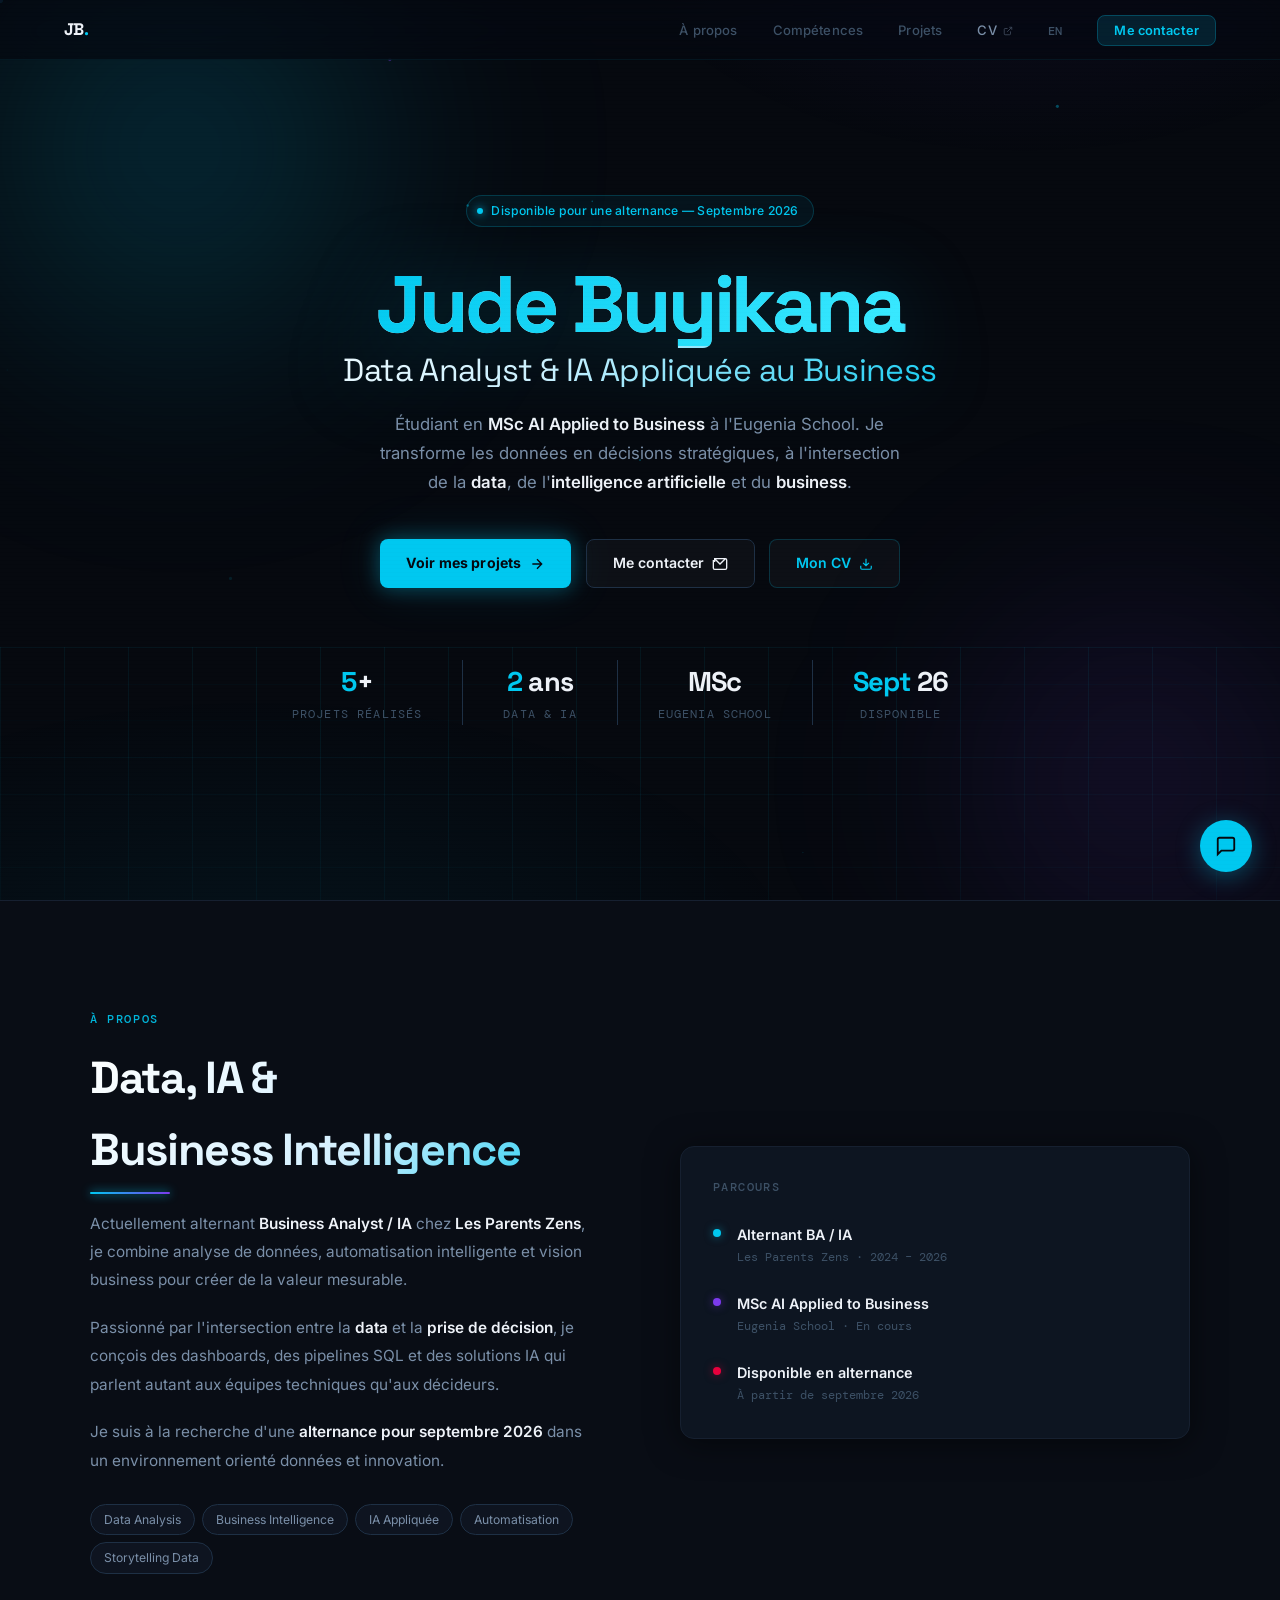
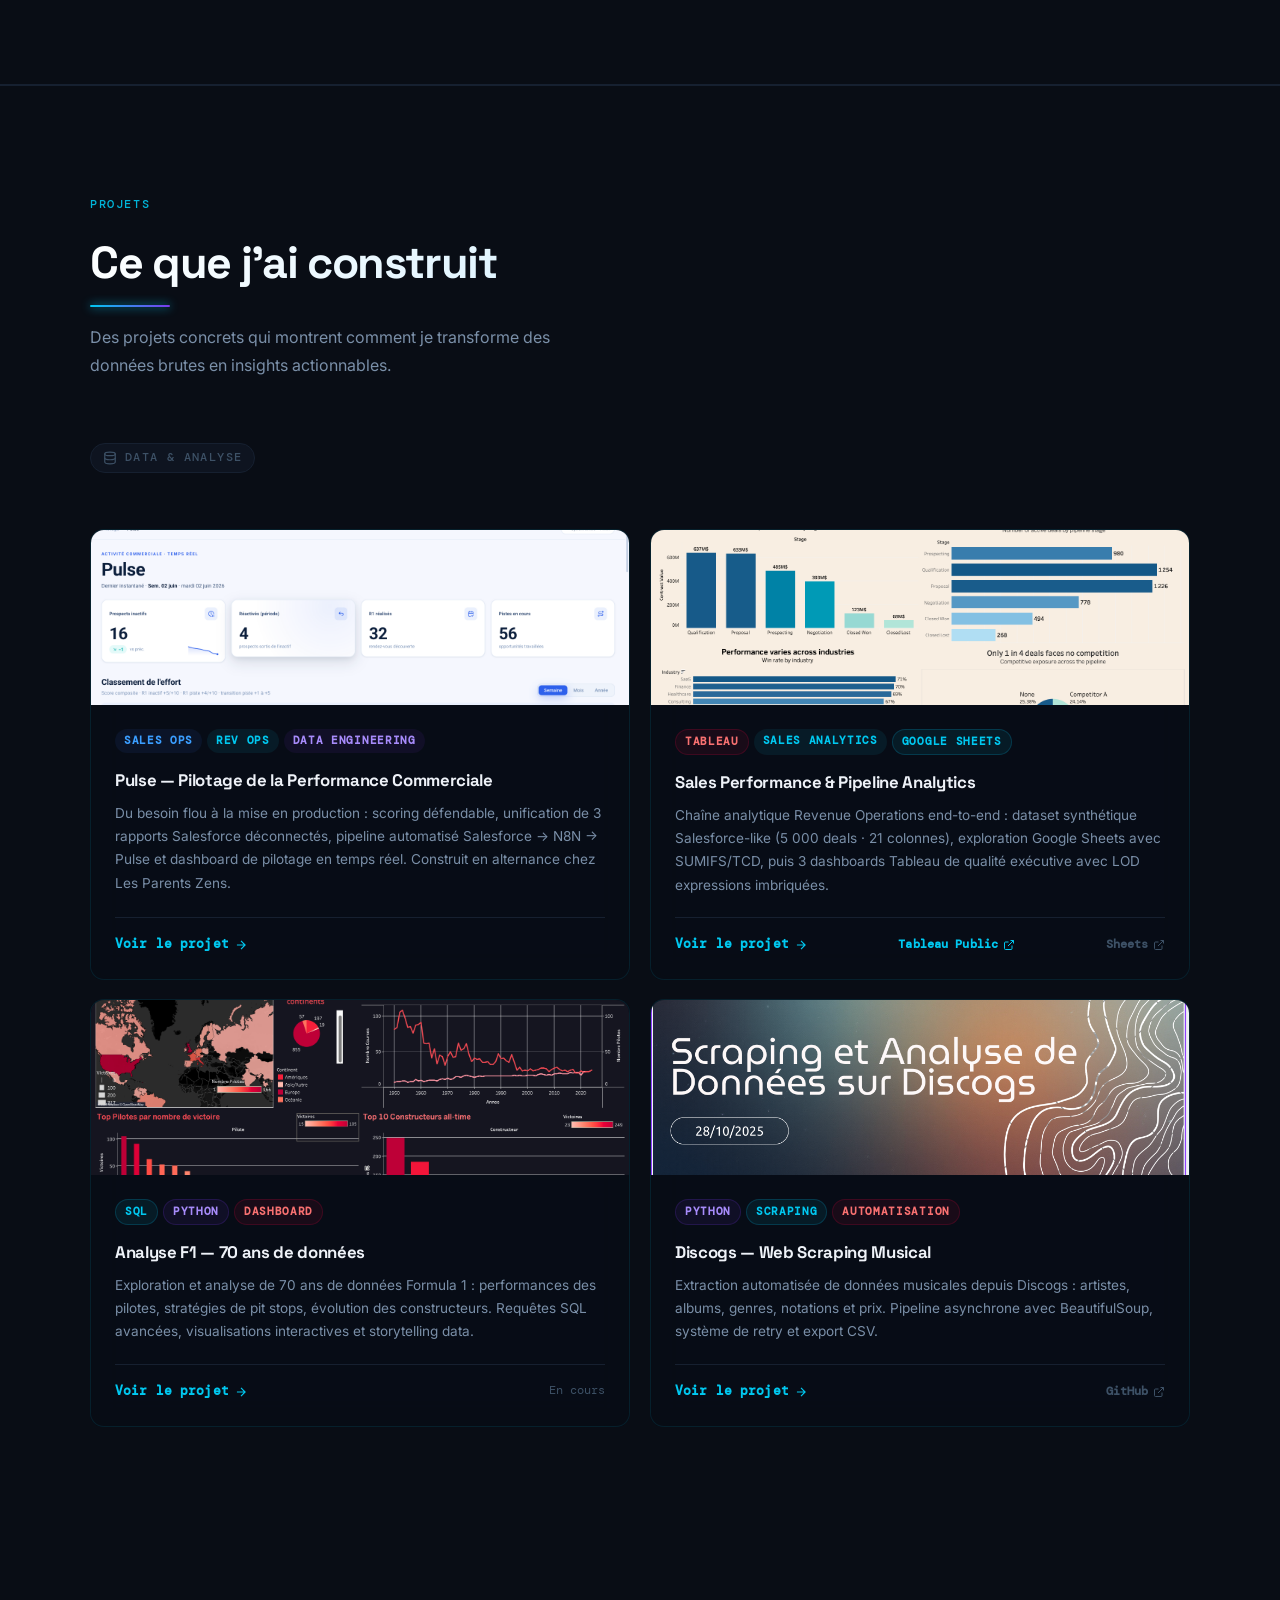
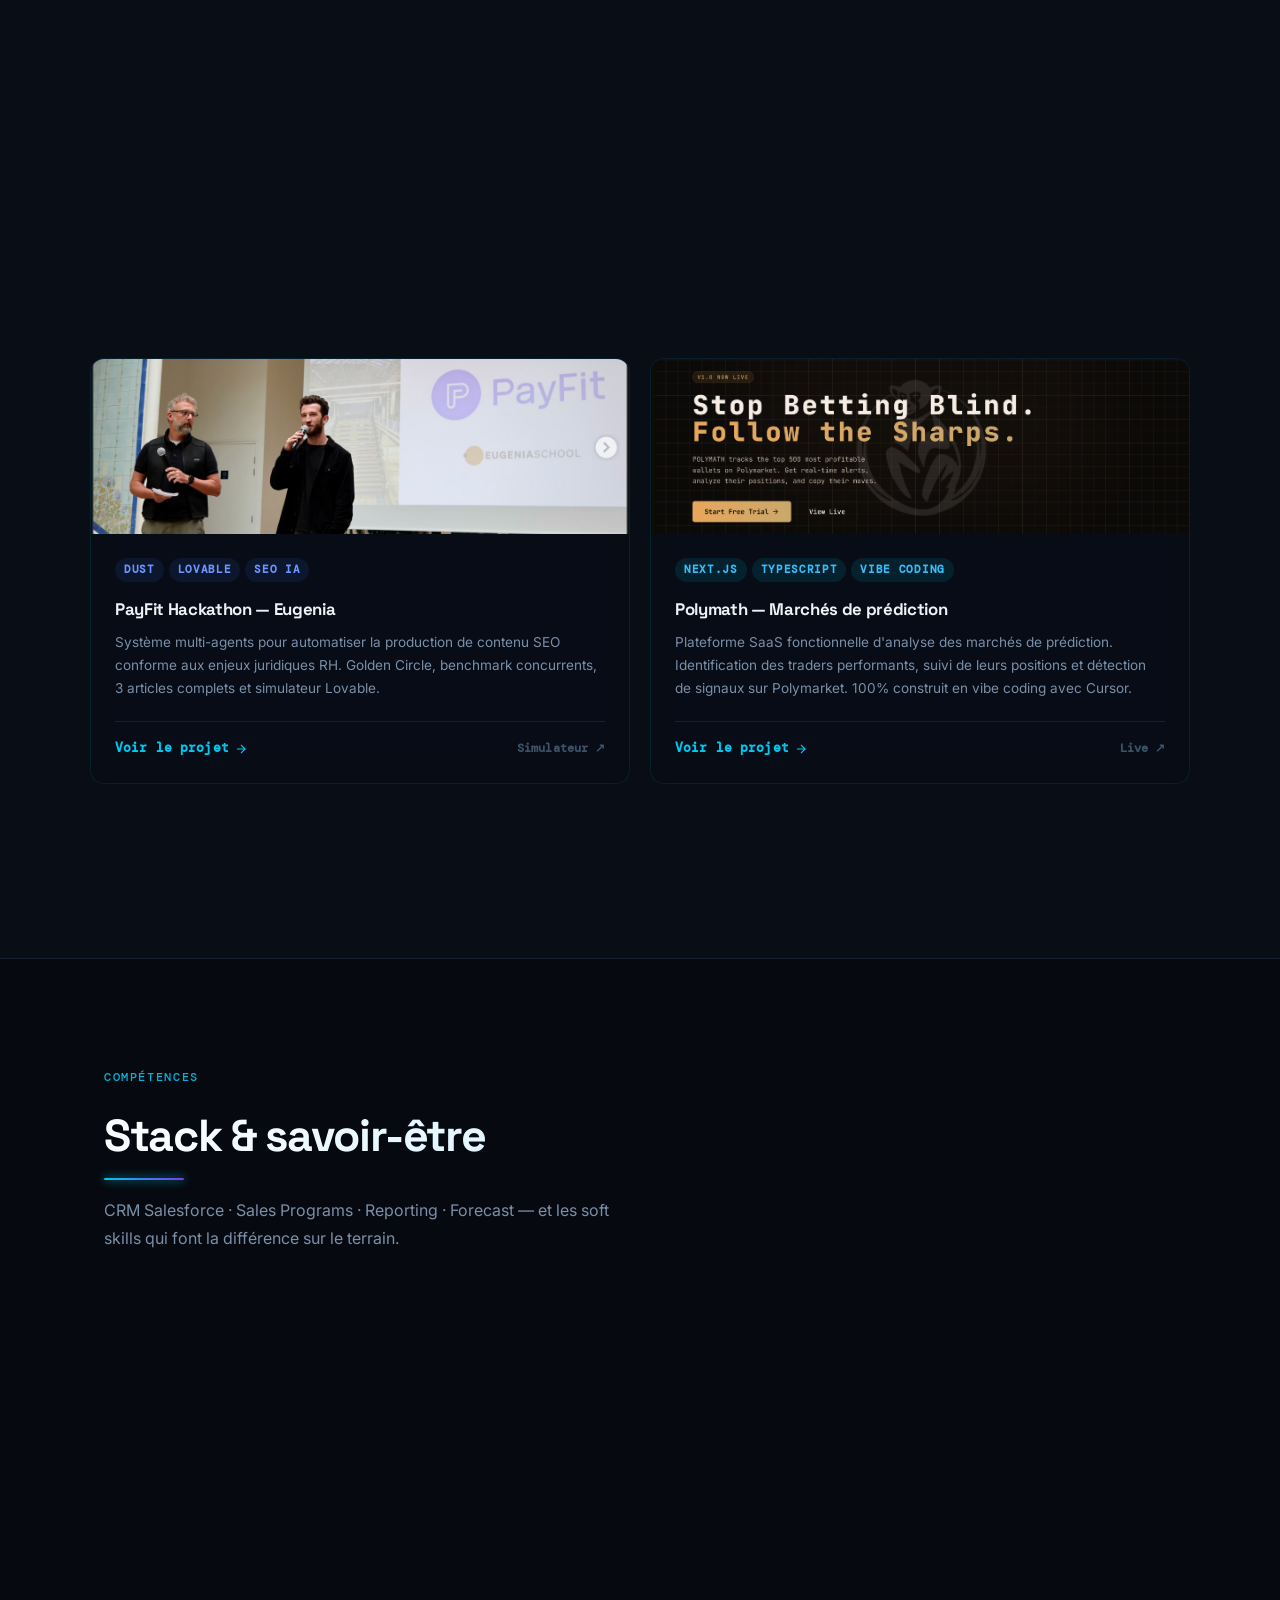
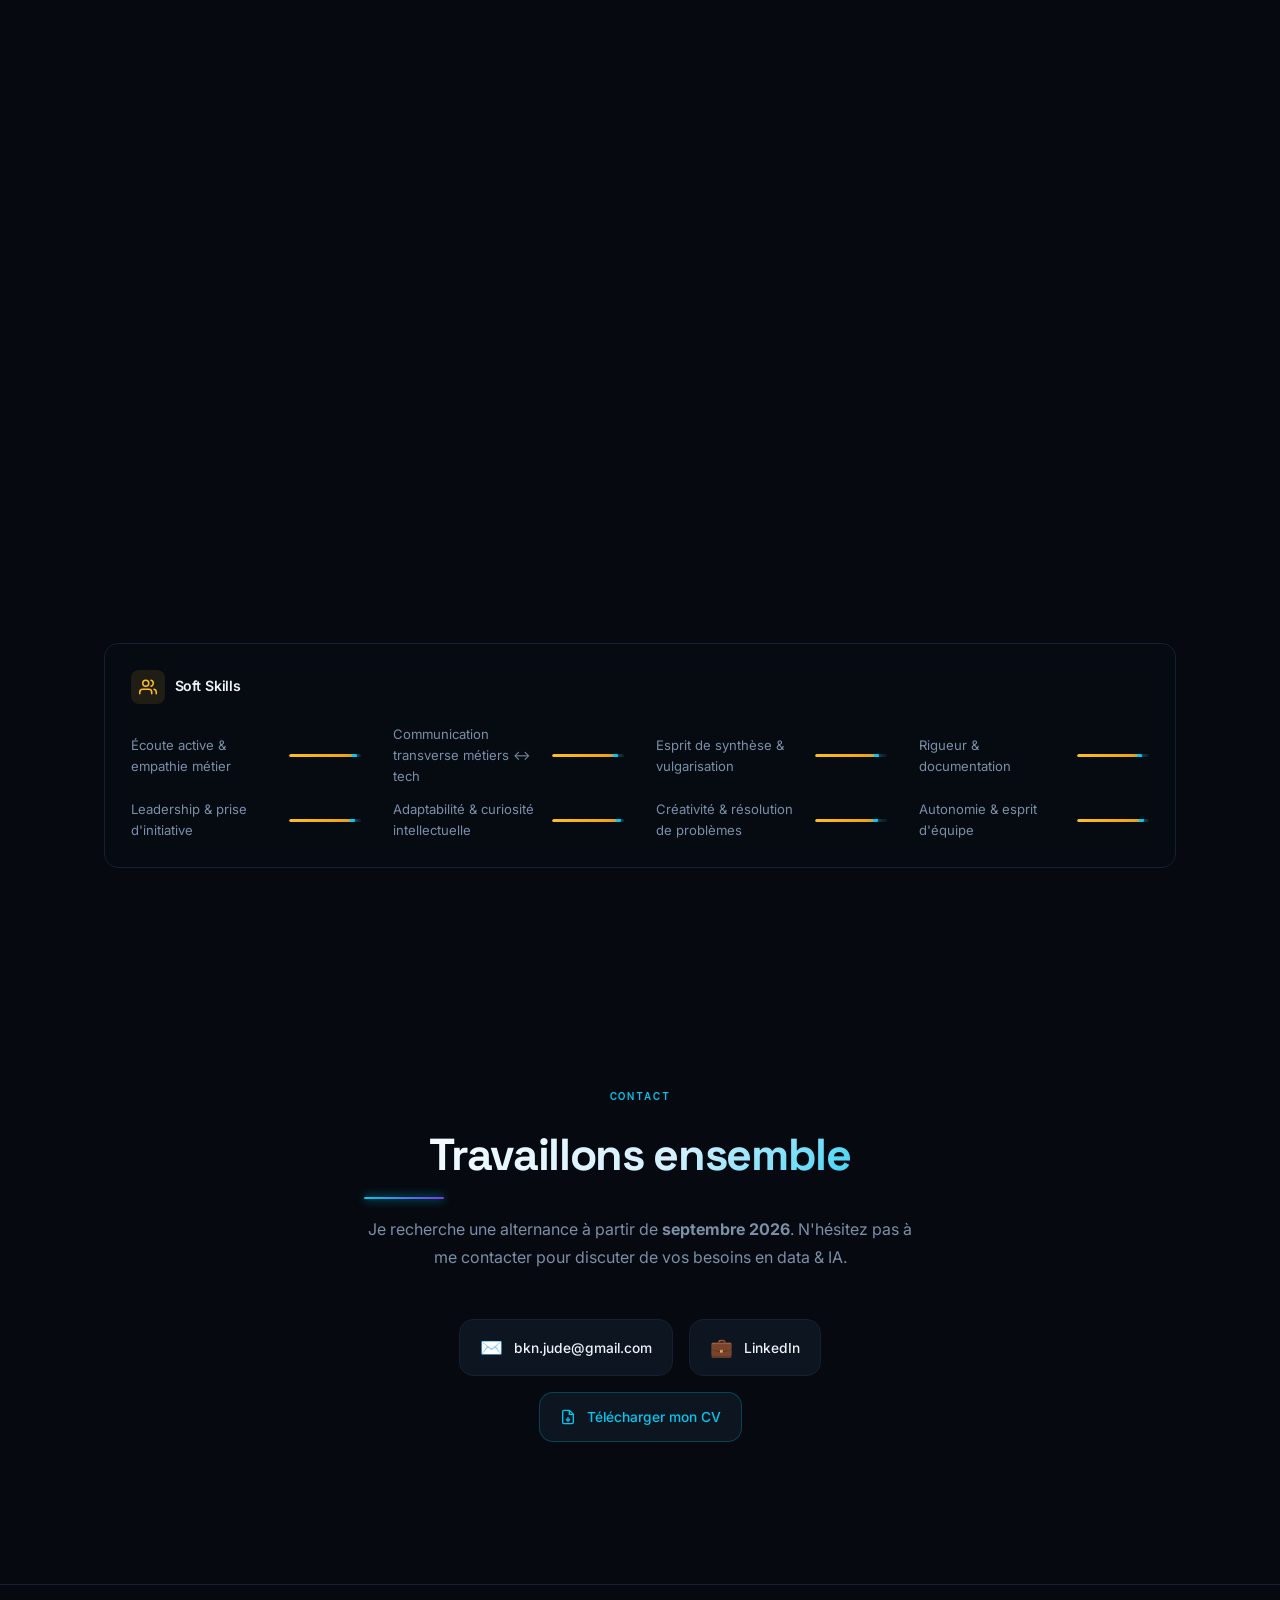
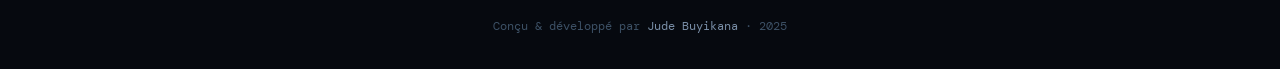
<file: index.html>
<!DOCTYPE html>
<html lang="fr">
<head>
  <meta charset="UTF-8" />
  <meta name="viewport" content="width=device-width, initial-scale=1.0" />
  <title>Jude Buyikana — Data Analyst & IA</title>
  <link rel="preconnect" href="https://fonts.googleapis.com" />
  <link rel="preconnect" href="https://fonts.gstatic.com" crossorigin />
  <link href="https://fonts.googleapis.com/css2?family=Inter:wght@300;400;500;600;700;800&family=Space+Grotesk:wght@400;500;600;700&family=DM+Mono:wght@400;500&display=swap" rel="stylesheet" />
  <style>
    /* ===================== RESET & BASE ===================== */
    *, *::before, *::after { box-sizing: border-box; margin: 0; padding: 0; }

    :root {
      --bg:          #06090f;
      --bg2:         #090d15;
      --bg3:         #0e1420;
      --card:        #0d1521;
      --card2:       #111d2b;
      --border:      #162030;
      --border2:     #1e3045;
      --accent:      #00c8f0;
      --accent-dim:  rgba(0,200,240,0.12);
      --accent2:     #7c3aed;
      --accent2-dim: rgba(124,58,237,0.12);
      --red:         #e8003d;
      --text:        #eef2f8;
      --text2:       #7a8fa8;
      --text3:       #3d5166;
      --font:        'Inter', sans-serif;
      --font2:       'Space Grotesk', sans-serif;
      --font-mono:   'DM Mono', monospace;
      --radius:      14px;
      --radius-sm:   8px;
      --shadow:      0 4px 32px rgba(0,0,0,0.5);
      --shadow-glow: 0 0 40px rgba(0,200,240,0.08);
    }

    html { scroll-behavior: smooth; }

    body {
      background: var(--bg);
      color: var(--text);
      font-family: var(--font);
      line-height: 1.6;
      overflow-x: hidden;
    }

    a { color: inherit; text-decoration: none; }

    /* ===================== SCROLLBAR ===================== */
    ::-webkit-scrollbar { width: 5px; }
    ::-webkit-scrollbar-track { background: var(--bg); }
    ::-webkit-scrollbar-thumb { background: var(--border2); border-radius: 3px; }
    ::-webkit-scrollbar-thumb:hover { background: var(--text3); }

    /* ===================== NOISE ===================== */
    body::before {
      content: '';
      position: fixed;
      inset: 0;
      background-image: url("data:image/svg+xml,%3Csvg viewBox='0 0 256 256' xmlns='http://www.w3.org/2000/svg'%3E%3Cfilter id='noise'%3E%3CfeTurbulence type='fractalNoise' baseFrequency='0.9' numOctaves='4' stitchTiles='stitch'/%3E%3C/filter%3E%3Crect width='100%25' height='100%25' filter='url(%23noise)' opacity='0.03'/%3E%3C/svg%3E");
      pointer-events: none;
      z-index: 0;
      opacity: 0.35;
    }

    /* ===================== NAV ===================== */
    nav {
      position: fixed;
      top: 0; left: 0; right: 0;
      z-index: 100;
      padding: 0 5%;
      height: 60px;
      display: flex;
      align-items: center;
      justify-content: space-between;
      background: rgba(6, 9, 15, 0.8);
      backdrop-filter: blur(20px) saturate(180%);
      -webkit-backdrop-filter: blur(20px) saturate(180%);
      border-bottom: 1px solid rgba(22, 32, 48, 0.8);
    }

    .nav-logo {
      font-family: var(--font2);
      font-size: 1.05rem;
      font-weight: 700;
      letter-spacing: -0.03em;
      color: var(--text);
    }
    .nav-logo span { color: var(--accent); }

    .nav-links {
      display: flex;
      gap: 2.2rem;
      list-style: none;
    }
    .nav-links a {
      font-size: 0.82rem;
      font-weight: 500;
      color: var(--text3);
      transition: color 0.2s;
      letter-spacing: 0.01em;
    }
    .nav-links a:hover { color: var(--text); }

    .nav-cta {
      padding: 7px 16px;
      background: var(--accent-dim);
      border: 1px solid rgba(0,200,240,0.25);
      border-radius: var(--radius-sm);
      color: var(--accent) !important;
      font-size: 0.8rem !important;
      font-weight: 600 !important;
      letter-spacing: 0.01em;
      transition: background 0.2s, border-color 0.2s !important;
    }
    .nav-cta:hover {
      background: rgba(0,200,240,0.2) !important;
      border-color: rgba(0,200,240,0.5) !important;
    }

    /* ===================== HERO ===================== */
    #hero {
      min-height: 100vh;
      display: flex;
      align-items: center;
      justify-content: center;
      padding: 100px 5% 80px;
      position: relative;
      overflow: hidden;
    }


    /* orbs plus intenses */
    .orb {
      position: absolute;
      border-radius: 50%;
      filter: blur(100px);
      pointer-events: none;
    }
    .orb-1 {
      width: 600px; height: 600px;
      background: rgba(0, 200, 240, 0.07);
      top: -150px; left: -120px;
    }
    .orb-2 {
      width: 500px; height: 500px;
      background: rgba(124, 58, 237, 0.07);
      bottom: -120px; right: -100px;
    }

    .hero-content {
      position: relative;
      z-index: 1;
      max-width: 800px;
      text-align: center;
    }

    /* badge amélioré */
    .hero-badge {
      display: inline-flex;
      align-items: center;
      gap: 8px;
      padding: 5px 14px 5px 10px;
      border: 1px solid rgba(0,200,240,0.2);
      border-radius: 100px;
      font-size: 0.76rem;
      font-weight: 500;
      color: var(--accent);
      margin-bottom: 2.2rem;
      background: rgba(0,200,240,0.06);
      letter-spacing: 0.02em;
    }
    .hero-badge .dot {
      width: 6px; height: 6px;
      border-radius: 50%;
      background: var(--accent);
      animation: pulse 2.5s ease-in-out infinite;
      box-shadow: 0 0 8px var(--accent);
    }

    @keyframes pulse {
      0%, 100% { opacity: 1; transform: scale(1); box-shadow: 0 0 8px var(--accent); }
      50% { opacity: 0.6; transform: scale(0.75); box-shadow: 0 0 4px var(--accent); }
    }

    /* titre hero — plus grand, plus impactant */
    .hero-title {
      font-family: var(--font2);
      font-size: clamp(2.8rem, 7vw, 5rem);
      font-weight: 700;
      line-height: 1.05;
      letter-spacing: -0.04em;
      margin-bottom: 1.4rem;
    }

    .hero-title .name {
      background: linear-gradient(135deg, var(--accent) 0%, #38e8ff 50%, var(--accent) 100%);
      background-size: 200% auto;
      -webkit-background-clip: text;
      -webkit-text-fill-color: transparent;
      background-clip: text;
      animation: shimmer 4s linear infinite;
    }

    @keyframes shimmer {
      0% { background-position: 0% center; }
      100% { background-position: 200% center; }
    }

    .hero-title .role {
      display: block;
      font-size: clamp(1.3rem, 3vw, 2rem);
      font-weight: 400;
      color: var(--text2);
      margin-top: 0.5rem;
      letter-spacing: -0.02em;
    }

    .hero-desc {
      font-size: 1.05rem;
      color: var(--text2);
      max-width: 520px;
      margin: 0 auto 2.6rem;
      line-height: 1.75;
      font-weight: 400;
    }

    .hero-desc strong { color: var(--text); font-weight: 600; }

    .hero-actions {
      display: flex;
      gap: 0.9rem;
      justify-content: center;
      flex-wrap: wrap;
    }

    .btn-primary {
      padding: 12px 26px;
      background: var(--accent);
      color: #050810;
      border-radius: var(--radius-sm);
      font-weight: 700;
      font-size: 0.88rem;
      letter-spacing: 0.01em;
      transition: transform 0.2s, box-shadow 0.2s, opacity 0.2s;
      display: inline-flex;
      align-items: center;
      gap: 8px;
      box-shadow: 0 0 0 rgba(0,200,240,0);
    }
    .btn-primary:hover {
      transform: translateY(-2px);
      box-shadow: 0 6px 24px rgba(0,200,240,0.3);
      opacity: 0.95;
    }

    .btn-secondary {
      padding: 12px 26px;
      background: rgba(255,255,255,0.03);
      color: var(--text);
      border: 1px solid var(--border2);
      border-radius: var(--radius-sm);
      font-weight: 600;
      font-size: 0.88rem;
      transition: border-color 0.2s, background 0.2s, transform 0.2s;
      display: inline-flex;
      align-items: center;
      gap: 8px;
    }
    .btn-secondary:hover {
      border-color: var(--text3);
      background: rgba(255,255,255,0.05);
      transform: translateY(-2px);
    }

    /* stats — séparées par des lignes verticales */
    .hero-stats {
      display: flex;
      gap: 0;
      justify-content: center;
      margin-top: 4.5rem;
      flex-wrap: wrap;
    }

    .stat {
      text-align: center;
      padding: 0 2.5rem;
      border-right: 1px solid var(--border2);
    }
    .stat:last-child { border-right: none; }
    .stat:first-child { padding-left: 0; }

    .stat-value {
      font-family: var(--font2);
      font-size: 1.7rem;
      font-weight: 700;
      color: var(--text);
      letter-spacing: -0.03em;
    }
    .stat-value span { color: var(--accent); }
    .stat-label {
      font-size: 0.72rem;
      color: var(--text3);
      text-transform: uppercase;
      letter-spacing: 0.1em;
      margin-top: 3px;
      font-family: var(--font-mono);
    }

    /* ===================== SECTIONS COMMUNES ===================== */
    section {
      padding: 110px 5%;
      position: relative;
    }

    .section-label {
      font-family: var(--font-mono);
      font-size: 0.72rem;
      font-weight: 500;
      letter-spacing: 0.14em;
      text-transform: uppercase;
      color: var(--accent);
      margin-bottom: 0.8rem;
      opacity: 0.9;
    }

    .section-title {
      font-family: var(--font2);
      font-size: clamp(1.9rem, 3.5vw, 2.8rem);
      font-weight: 700;
      letter-spacing: -0.03em;
      margin-bottom: 1rem;
      color: var(--text);
    }

    .section-desc {
      color: var(--text2);
      font-size: 1rem;
      max-width: 520px;
      line-height: 1.75;
    }

    .section-header {
      margin-bottom: 4rem;
    }

    /* ===================== ABOUT ===================== */
    #about {
      background: var(--bg2);
      border-top: 1px solid var(--border);
      border-bottom: 1px solid var(--border);
    }

    .about-grid {
      display: grid;
      grid-template-columns: 1fr 1fr;
      gap: 5rem;
      align-items: center;
      max-width: 1100px;
      margin: 0 auto;
    }

    .about-text p {
      color: var(--text2);
      line-height: 1.85;
      margin-bottom: 1.2rem;
      font-size: 0.96rem;
    }

    .about-text p strong { color: var(--text); font-weight: 600; }

    .about-tags {
      display: flex;
      flex-wrap: wrap;
      gap: 7px;
      margin-top: 1.8rem;
    }

    .tag {
      padding: 5px 13px;
      border: 1px solid var(--border2);
      border-radius: 100px;
      font-size: 0.76rem;
      color: var(--text2);
      background: var(--bg3);
      transition: border-color 0.2s, color 0.2s;
    }
    .tag:hover { border-color: var(--accent); color: var(--accent); }

    .about-card {
      background: var(--card);
      border: 1px solid var(--border);
      border-radius: var(--radius);
      padding: 2rem;
      box-shadow: var(--shadow);
    }

    .about-card-title {
      font-family: var(--font-mono);
      font-size: 0.72rem;
      font-weight: 500;
      text-transform: uppercase;
      letter-spacing: 0.12em;
      color: var(--text3);
      margin-bottom: 1.6rem;
    }

    .timeline {
      display: flex;
      flex-direction: column;
      gap: 1.5rem;
    }

    .timeline-item {
      display: flex;
      gap: 1rem;
      align-items: flex-start;
    }

    .timeline-dot {
      width: 8px;
      height: 8px;
      border-radius: 50%;
      background: var(--accent);
      margin-top: 6px;
      flex-shrink: 0;
      box-shadow: 0 0 8px rgba(0,200,240,0.5);
    }

    .timeline-dot.purple { background: var(--accent2); box-shadow: 0 0 8px rgba(124,58,237,0.5); }
    .timeline-dot.red { background: var(--red); box-shadow: 0 0 8px rgba(232,0,61,0.5); }

    .timeline-title {
      font-weight: 600;
      font-size: 0.9rem;
      margin-bottom: 2px;
      color: var(--text);
    }

    .timeline-sub {
      font-size: 0.78rem;
      color: var(--text3);
      font-family: var(--font-mono);
    }

    /* ===================== COMPÉTENCES ===================== */
    #skills {
      max-width: 1200px;
      margin: 0 auto;
    }

    #skills > * { max-width: 1200px; }

    .skills-grid {
      display: grid;
      grid-template-columns: repeat(auto-fit, minmax(250px, 1fr));
      gap: 1rem;
    }

    .skill-category {
      background: var(--card);
      border: 1px solid var(--border);
      border-radius: var(--radius);
      padding: 1.6rem;
      transition: border-color 0.3s, transform 0.3s, box-shadow 0.3s;
      position: relative;
      overflow: hidden;
    }

    /* effet glow interne au hover */
    .skill-category::before {
      content: '';
      position: absolute;
      inset: 0;
      background: radial-gradient(ellipse at top left, rgba(0,200,240,0.05) 0%, transparent 60%);
      opacity: 0;
      transition: opacity 0.3s;
      pointer-events: none;
    }

    .skill-category:hover {
      border-color: var(--border2);
      transform: translateY(-4px);
      box-shadow: 0 12px 40px rgba(0,0,0,0.4), 0 0 0 1px rgba(0,200,240,0.08);
    }

    .skill-category:hover::before { opacity: 1; }

    .skill-cat-header {
      display: flex;
      align-items: center;
      gap: 10px;
      margin-bottom: 1.3rem;
    }

    .skill-icon {
      width: 34px; height: 34px;
      border-radius: var(--radius-sm);
      display: flex;
      align-items: center;
      justify-content: center;
      flex-shrink: 0;
    }

    .skill-icon.blue   { background: rgba(0,200,240,0.1); color: var(--accent); }
    .skill-icon.purple { background: rgba(124,58,237,0.12); color: #a78bfa; }
    .skill-icon.green  { background: rgba(34,197,94,0.1); color: #4ade80; }
    .skill-icon.red    { background: rgba(232,0,61,0.1); color: #f87171; }

    .skill-cat-name {
      font-weight: 600;
      font-size: 0.88rem;
      color: var(--text);
      letter-spacing: -0.01em;
    }

    .skill-items {
      display: flex;
      flex-direction: column;
      gap: 0.65rem;
    }

    .skill-item {
      display: flex;
      align-items: center;
      justify-content: space-between;
      font-size: 0.82rem;
      gap: 0.8rem;
    }

    .skill-name { color: var(--text2); flex: 1; }

    .skill-bar-wrap {
      width: 72px;
      height: 3px;
      background: rgba(255,255,255,0.05);
      border-radius: 2px;
      overflow: hidden;
      flex-shrink: 0;
    }

    .skill-bar {
      height: 100%;
      border-radius: 2px;
      background: linear-gradient(90deg, var(--accent), var(--accent2));
      transition: width 1.2s cubic-bezier(0.4,0,0.2,1);
    }

    /* ===================== PROJETS ===================== */
    #projects {
      background: var(--bg2);
      border-top: 1px solid var(--border);
      border-bottom: 1px solid var(--border);
    }

    .projects-grid {
      display: grid;
      grid-template-columns: repeat(2, 1fr);
      gap: 1.2rem;
      max-width: 1100px;
      margin: 0 auto;
    }
    @media (max-width: 720px) {
      .projects-grid { grid-template-columns: 1fr; }
    }

    .project-card {
      background: var(--card);
      border: 1px solid var(--border);
      border-radius: var(--radius);
      overflow: hidden;
      transition: border-color 0.3s, transform 0.3s, box-shadow 0.3s;
      display: flex;
      flex-direction: column;
      position: relative;
    }

    /* ligne colorée en haut au hover */
    .project-card::after {
      content: '';
      position: absolute;
      top: 0; left: 0; right: 0;
      height: 2px;
      background: linear-gradient(90deg, var(--accent), var(--accent2));
      opacity: 0;
      transition: opacity 0.3s;
    }

    .project-card:hover {
      border-color: var(--border2);
      transform: translateY(-5px);
      box-shadow: 0 16px 48px rgba(0,0,0,0.5), 0 0 0 1px rgba(0,200,240,0.06);
    }

    .project-card:hover::after { opacity: 1; }

    .project-img {
      height: 175px;
      display: flex;
      align-items: center;
      justify-content: center;
      font-size: 3.5rem;
      position: relative;
      overflow: hidden;
    }

    .project-img.f1 {
      background: linear-gradient(135deg, #120608 0%, #220010 50%, #08080f 100%);
    }

    .project-img-grid {
      position: absolute;
      inset: 0;
      background-image:
        linear-gradient(rgba(232,0,61,0.12) 1px, transparent 1px),
        linear-gradient(90deg, rgba(232,0,61,0.12) 1px, transparent 1px);
      background-size: 28px 28px;
    }

    .project-img-emoji {
      position: relative;
      z-index: 1;
      filter: drop-shadow(0 0 20px rgba(232,0,61,0.5));
    }

    .project-body {
      padding: 1.5rem;
      flex: 1;
      display: flex;
      flex-direction: column;
    }

    .project-tags {
      display: flex;
      flex-wrap: wrap;
      gap: 5px;
      margin-bottom: 0.85rem;
    }

    .project-tag {
      padding: 3px 9px;
      border-radius: 100px;
      font-size: 0.7rem;
      font-weight: 600;
      text-transform: uppercase;
      letter-spacing: 0.06em;
      font-family: var(--font-mono);
    }

    .project-tag.sql    { background: rgba(0,200,240,0.08); color: var(--accent); border: 1px solid rgba(0,200,240,0.18); }
    .project-tag.python { background: rgba(124,58,237,0.08); color: #a78bfa; border: 1px solid rgba(124,58,237,0.18); }
    .project-tag.bi     { background: rgba(232,0,61,0.08); color: #f87171; border: 1px solid rgba(232,0,61,0.18); }

    .project-title {
      font-family: var(--font2);
      font-size: 1.05rem;
      font-weight: 700;
      margin-bottom: 0.55rem;
      letter-spacing: -0.02em;
      color: var(--text);
    }

    .project-desc {
      font-size: 0.85rem;
      color: var(--text2);
      line-height: 1.7;
      flex: 1;
    }

    .project-footer {
      display: flex;
      align-items: center;
      justify-content: space-between;
      margin-top: 1.3rem;
      padding-top: 1rem;
      border-top: 1px solid var(--border);
    }

    .project-link {
      display: inline-flex;
      align-items: center;
      gap: 5px;
      font-size: 0.8rem;
      font-weight: 600;
      color: var(--accent);
      transition: gap 0.2s, opacity 0.2s;
      font-family: var(--font-mono);
      letter-spacing: 0.01em;
    }

    .project-link:hover { gap: 9px; opacity: 0.85; }

    .project-wip {
      font-size: 0.72rem;
      color: var(--text3);
      font-family: var(--font-mono);
    }

    /* ===================== CONTACT ===================== */
    #contact {
      text-align: center;
      max-width: 680px;
      margin: 0 auto;
    }

    #contact .section-desc {
      max-width: 100%;
      margin: 0 auto 3rem;
    }

    .contact-links {
      display: flex;
      gap: 1rem;
      justify-content: center;
      flex-wrap: wrap;
      margin-bottom: 2rem;
    }

    .contact-card {
      display: flex;
      align-items: center;
      gap: 11px;
      padding: 13px 20px;
      background: var(--card);
      border: 1px solid var(--border);
      border-radius: var(--radius);
      font-size: 0.86rem;
      font-weight: 500;
      transition: border-color 0.25s, transform 0.25s, box-shadow 0.25s;
    }

    .contact-card:hover {
      border-color: var(--border2);
      transform: translateY(-3px);
      box-shadow: 0 8px 28px rgba(0,0,0,0.4);
    }

    .contact-icon {
      font-size: 1.15rem;
    }

    /* ===================== FOOTER ===================== */
    footer {
      border-top: 1px solid var(--border);
      padding: 2rem 5%;
      text-align: center;
      font-size: 0.76rem;
      color: var(--text3);
      font-family: var(--font-mono);
    }

    footer span { color: var(--text2); }

    /* ===================== ANIMATIONS ===================== */
    .fade-in {
      opacity: 0;
      transform: translateY(20px);
      transition: opacity 0.65s cubic-bezier(0.4,0,0.2,1), transform 0.65s cubic-bezier(0.4,0,0.2,1);
    }

    .fade-in.visible {
      opacity: 1;
      transform: translateY(0);
    }

    /* stagger pour les enfants directs de grilles */
    .projects-grid .project-card:nth-child(2) { transition-delay: 0.08s; }
    .projects-grid .project-card:nth-child(3) { transition-delay: 0.16s; }
    .projects-grid .project-card:nth-child(4) { transition-delay: 0.24s; }
    .projects-grid .project-card:nth-child(5) { transition-delay: 0.32s; }
    .skills-grid .skill-category:nth-child(2) { transition-delay: 0.06s; }
    .skills-grid .skill-category:nth-child(3) { transition-delay: 0.12s; }
    .skills-grid .skill-category:nth-child(4) { transition-delay: 0.18s; }
    .skills-grid .skill-category:nth-child(5) { transition-delay: 0.24s; }

    /* ===================== RESPONSIVE ===================== */
    @media (max-width: 768px) {
      .nav-links { display: none; }
      .about-grid { grid-template-columns: 1fr; gap: 2.5rem; }
      .hero-stats { gap: 0; }
      .stat { padding: 0 1.2rem; }
      .hero-title { font-size: clamp(2.2rem, 9vw, 3rem); }
    }
    /* ===================== PROJETS SUBSECTIONS ===================== */
    .projects-subsection-label {
      display: inline-flex;
      align-items: center;
      gap: 8px;
      font-family: var(--font-mono);
      font-size: 0.72rem;
      font-weight: 500;
      letter-spacing: 0.12em;
      text-transform: uppercase;
      color: var(--text3);
      padding: 5px 12px;
      border: 1px solid var(--border);
      border-radius: 100px;
      background: var(--bg3);
      margin-bottom: 0;
    }

    /* ============================================================
       ★ FUTURISTE — 3D · Glassmorphism · Neon Layer
    ============================================================ */

    /* Scanlines subtiles sur tout le site */
    body::before {
      content: '';
      position: fixed; inset: 0;
      background: repeating-linear-gradient(
        0deg, transparent, transparent 3px,
        rgba(0,0,0,0.018) 3px, rgba(0,0,0,0.018) 4px
      );
      pointer-events: none; z-index: 9999;
    }

    /* Orbes animés dans le hero */
    @keyframes orb-drift {
      0%,100% { transform: translate(0,0) scale(1); }
      33%      { transform: translate(40px,-25px) scale(1.08); }
      66%      { transform: translate(-25px,20px) scale(0.94); }
    }
    .orb { animation: orb-drift 14s ease-in-out infinite; }
    .orb:nth-child(2) { animation-delay: -5s; animation-duration: 18s; }
    .orb:nth-child(3) { animation-delay: -9s; animation-duration: 12s; }

    /* Grille 3D perspective dans le hero */
    .hero-grid-3d {
      position: absolute; inset: 0;
      overflow: hidden; pointer-events: none;
    }
    .hero-grid-3d-inner {
      position: absolute;
      width: 220%; height: 220%;
      top: 25%; left: -60%;
      background-image:
        linear-gradient(rgba(0,200,240,0.07) 1px, transparent 1px),
        linear-gradient(90deg, rgba(0,200,240,0.07) 1px, transparent 1px);
      background-size: 64px 64px;
      transform: rotateX(55deg);
      animation: grid-scroll 18s linear infinite;
      mask-image: radial-gradient(ellipse 80% 55% at 50% 0%, black 20%, transparent 75%);
    }
    @keyframes grid-scroll {
      0%   { background-position: 0 0; }
      100% { background-position: 0 64px; }
    }

    /* Titre hero avec gradient lumineux */
    .hero-title {
      background: linear-gradient(135deg, #ffffff 0%, #c8f0ff 45%, var(--accent) 100%);
      -webkit-background-clip: text;
      -webkit-text-fill-color: transparent;
      background-clip: text;
      filter: drop-shadow(0 0 40px rgba(0,200,240,0.25));
    }

    /* Nav glassmorphism */
    nav {
      backdrop-filter: blur(20px) saturate(200%) !important;
      -webkit-backdrop-filter: blur(20px) saturate(200%) !important;
      background: rgba(6,9,15,0.75) !important;
      border-bottom: 1px solid rgba(0,200,240,0.07) !important;
    }

    /* Section titles gradient */
    .section-title {
      background: linear-gradient(135deg, #ffffff 0%, #d4f0ff 55%, var(--accent) 100%);
      -webkit-background-clip: text;
      -webkit-text-fill-color: transparent;
      background-clip: text;
    }

    /* CTA button glow */
    .btn-primary {
      box-shadow: 0 0 20px rgba(0,200,240,0.35), 0 0 50px rgba(0,200,240,0.12);
    }
    .btn-primary:hover {
      box-shadow: 0 0 35px rgba(0,200,240,0.55), 0 0 70px rgba(0,200,240,0.2) !important;
    }

    /* Project cards — glassmorphism + 3D tilt (géré par JS) */
    .project-card {
      background: rgba(9,13,21,0.65) !important;
      backdrop-filter: blur(14px) saturate(160%);
      -webkit-backdrop-filter: blur(14px) saturate(160%);
      border: 1px solid rgba(0,200,240,0.1) !important;
      will-change: transform;
      transform-style: preserve-3d;
      transition: border-color 0.4s, box-shadow 0.4s !important;
    }
    .project-card:hover {
      border-color: rgba(0,200,240,0.28) !important;
      box-shadow:
        0 30px 70px rgba(0,0,0,0.65),
        0 0 0 1px rgba(0,200,240,0.12),
        0 0 50px rgba(0,200,240,0.07) !important;
      transform: none !important; /* overridden by JS mousemove */
    }

    /* Shimmer holographique au hover */
    .project-card::before {
      content: '';
      position: absolute; inset: 0; z-index: 1;
      background: linear-gradient(
        130deg,
        transparent 0%,
        rgba(0,200,240,0.04) 35%,
        rgba(124,58,237,0.04) 65%,
        transparent 100%
      );
      opacity: 0; transition: opacity 0.5s; pointer-events: none;
    }
    .project-card:hover::before { opacity: 1; }

    /* Coins lumineux sur les cards */
    .card-corner-tr, .card-corner-bl {
      position: absolute; width: 18px; height: 18px;
      opacity: 0; transition: opacity 0.4s; pointer-events: none; z-index: 2;
    }
    .card-corner-tr {
      top: 0; right: 0;
      border-top: 1.5px solid var(--accent);
      border-right: 1.5px solid var(--accent);
    }
    .card-corner-bl {
      bottom: 0; left: 0;
      border-bottom: 1.5px solid var(--accent2);
      border-left: 1.5px solid var(--accent2);
    }
    .project-card:hover .card-corner-tr,
    .project-card:hover .card-corner-bl { opacity: 0.8; }

    /* Skill categories — glass + lift */
    .skill-category {
      background: rgba(9,14,22,0.55) !important;
      backdrop-filter: blur(10px);
      -webkit-backdrop-filter: blur(10px);
    }
    .skill-category:hover {
      transform: translateY(-5px) scale(1.005) !important;
      box-shadow: 0 24px 60px rgba(0,0,0,0.45), 0 0 25px rgba(0,200,240,0.05) !important;
    }

    /* Skill bars avec point lumineux en bout */
    .skill-bar {
      box-shadow: 0 0 8px rgba(0,200,240,0.3);
      position: relative; overflow: visible;
    }
    .skill-bar::after {
      content: '';
      position: absolute; right: -1px; top: 50%;
      transform: translateY(-50%);
      width: 5px; height: 5px; border-radius: 50%;
      background: var(--accent);
      box-shadow: 0 0 6px var(--accent), 0 0 14px var(--accent);
    }

    /* Timeline dots pulse */
    .timeline-dot {
      animation: dot-pulse 2.5s ease-in-out infinite;
    }
    @keyframes dot-pulse {
      0%,100% { box-shadow: 0 0 0 0 rgba(0,200,240,0.5); }
      50%      { box-shadow: 0 0 0 7px rgba(0,200,240,0); }
    }

    /* Contact cards glow */
    .contact-card:hover {
      box-shadow: 0 0 30px rgba(0,200,240,0.15) !important;
    }

    /* ---- Hero orbs — plus intenses ---- */
    .orb-1 {
      background: radial-gradient(circle, rgba(0,200,240,0.22) 0%, transparent 70%);
      width: 600px; height: 600px;
    }
    .orb-2 {
      background: radial-gradient(circle, rgba(124,58,237,0.18) 0%, transparent 70%);
      width: 480px; height: 480px;
    }

    /* ---- Fond Aurora animé ---- */
    body::after {
      content: '';
      position: fixed; inset: 0;
      background:
        radial-gradient(ellipse 80% 60% at 20% 110%, rgba(0,200,240,0.06) 0%, transparent 55%),
        radial-gradient(ellipse 60% 50% at 80% -10%, rgba(124,58,237,0.07) 0%, transparent 55%);
      pointer-events: none; z-index: 0;
      animation: aurora-shift 20s ease-in-out infinite alternate;
    }
    @keyframes aurora-shift {
      0%   { opacity: 0.7; transform: scale(1) translate(0,0); }
      50%  { opacity: 1;   transform: scale(1.08) translate(2%,-2%); }
      100% { opacity: 0.8; transform: scale(1) translate(-2%,2%); }
    }

    /* ---- Hero badge pulsing border ---- */
    .hero-badge {
      animation: badge-pulse 3s ease-in-out infinite;
    }
    @keyframes badge-pulse {
      0%,100% { box-shadow: 0 0 0 0 rgba(0,200,240,0); }
      50%      { box-shadow: 0 0 0 4px rgba(0,200,240,0.12); }
    }

    /* ---- Hero stats 3D lift ---- */
    .stat {
      transition: transform 0.3s cubic-bezier(0.16,1,0.3,1), box-shadow 0.3s;
    }
    .stat:hover {
      transform: perspective(400px) translateZ(14px) translateY(-4px);
      box-shadow: 0 12px 32px rgba(0,200,240,0.12);
    }

    /* ---- Skill bar track glow ---- */
    .skill-bar-track {
      background: rgba(0,200,240,0.04);
      box-shadow: inset 0 0 8px rgba(0,200,240,0.04);
    }

    /* ---- Nav links hover glow ---- */
    .nav-links a:hover {
      color: var(--accent) !important;
      text-shadow: 0 0 12px rgba(0,200,240,0.5);
    }

    /* ---- Section title underline animation ---- */
    .section-title::after {
      content: '';
      display: block;
      width: 0; height: 2px;
      background: linear-gradient(90deg, var(--accent), var(--accent2));
      margin-top: 6px;
      border-radius: 2px;
      box-shadow: 0 0 10px var(--accent);
      transition: width 1s cubic-bezier(0.16,1,0.3,1);
    }
    .section-title.visible::after { width: 80px; }

    /* ---- Skill category inner glow on hover ---- */
    .skill-category:hover {
      background: rgba(0,200,240,0.03) !important;
      border-color: rgba(0,200,240,0.18) !important;
    }

  </style>
</head>
<body>

  <!-- ============ NAV ============ -->
  <nav>
    <div class="nav-logo">JB<span>.</span></div>
    <ul class="nav-links">
      <li><a href="#about">À propos</a></li>
      <li><a href="#skills">Compétences</a></li>
      <li><a href="#projects">Projets</a></li>
      <li><a href="assets/CV_Jude_Buyikana.pdf" target="_blank" style="color:var(--text2);">CV
        <svg width="10" height="10" fill="none" stroke="currentColor" stroke-width="2" viewBox="0 0 24 24" style="opacity:0.5;vertical-align:middle;margin-left:2px;"><path d="M18 13v6a2 2 0 01-2 2H5a2 2 0 01-2-2V8a2 2 0 012-2h6M15 3h6v6M10 14L21 3"/></svg>
      </a></li>
      <li><a href="index-en.html" style="color:var(--text3);font-family:var(--font-mono);font-size:0.75rem;">EN</a></li>
      <li><a href="#contact" class="nav-cta">Me contacter</a></li>
    </ul>
  </nav>

  <!-- ============ HERO ============ -->
  <section id="hero">
    <div class="orb orb-1"></div>
    <div class="orb orb-2"></div>
    <div class="hero-grid-3d"><div class="hero-grid-3d-inner"></div></div>

    <div class="hero-content">
      <div class="hero-badge">
        <span class="dot"></span>
        Disponible pour une alternance — Septembre 2026
      </div>

      <h1 class="hero-title">
        <span class="name">Jude Buyikana</span>
        <span class="role">Data Analyst &amp; IA Appliquée au Business</span>
      </h1>

      <p class="hero-desc">
        Étudiant en <strong>MSc AI Applied to Business</strong> à l'Eugenia School.
        Je transforme les données en décisions stratégiques, à l'intersection de la
        <strong>data</strong>, de l'<strong>intelligence artificielle</strong> et du <strong>business</strong>.
      </p>

      <div class="hero-actions">
        <a href="#projects" class="btn-primary">
          Voir mes projets
          <svg width="16" height="16" fill="none" stroke="currentColor" stroke-width="2" viewBox="0 0 24 24"><path d="M5 12h14M12 5l7 7-7 7"/></svg>
        </a>
        <a href="#contact" class="btn-secondary">
          Me contacter
          <svg width="16" height="16" fill="none" stroke="currentColor" stroke-width="2" viewBox="0 0 24 24"><path d="M4 4h16c1.1 0 2 .9 2 2v12c0 1.1-.9 2-2 2H4c-1.1 0-2-.9-2-2V6c0 1.1.9 2 2 2zm0 0l8 8 8-8"/></svg>
        </a>
        <a href="assets/CV_Jude_Buyikana.pdf" target="_blank" class="btn-secondary" style="border-color:rgba(0,200,240,0.2);color:var(--accent);">
          Mon CV
          <svg width="14" height="14" fill="none" stroke="currentColor" stroke-width="2" viewBox="0 0 24 24"><path d="M21 15v4a2 2 0 01-2 2H5a2 2 0 01-2-2v-4M7 10l5 5 5-5M12 15V3"/></svg>
        </a>
      </div>

      <div class="hero-stats">
        <div class="stat">
          <div class="stat-value"><span>5</span>+</div>
          <div class="stat-label">Projets réalisés</div>
        </div>
        <div class="stat">
          <div class="stat-value"><span>2</span> ans</div>
          <div class="stat-label">Data & IA</div>
        </div>
        <div class="stat">
          <div class="stat-value">MSc</div>
          <div class="stat-label">Eugenia School</div>
        </div>
        <div class="stat">
          <div class="stat-value"><span>Sept</span> 26</div>
          <div class="stat-label">Disponible</div>
        </div>
      </div>
    </div>
  </section>

  <!-- ============ ABOUT ============ -->
  <section id="about">
    <div class="about-grid">
      <div class="about-text fade-in">
        <div class="section-label">À propos</div>
        <h2 class="section-title">Data, IA &amp;<br/>Business Intelligence</h2>
        <p>
          Actuellement alternant <strong>Business Analyst / IA</strong> chez <strong>Les Parents Zens</strong>,
          je combine analyse de données, automatisation intelligente et vision business
          pour créer de la valeur mesurable.
        </p>
        <p>
          Passionné par l'intersection entre la <strong>data</strong> et la <strong>prise de décision</strong>,
          je conçois des dashboards, des pipelines SQL et des solutions IA qui parlent
          autant aux équipes techniques qu'aux décideurs.
        </p>
        <p>
          Je suis à la recherche d'une <strong>alternance pour septembre 2026</strong>
          dans un environnement orienté données et innovation.
        </p>
        <div class="about-tags">
          <span class="tag">Data Analysis</span>
          <span class="tag">Business Intelligence</span>
          <span class="tag">IA Appliquée</span>
          <span class="tag">Automatisation</span>
          <span class="tag">Storytelling Data</span>
        </div>
      </div>

      <div class="about-card fade-in">
        <div class="about-card-title">Parcours</div>
        <div class="timeline">
          <div class="timeline-item">
            <div class="timeline-dot"></div>
            <div>
              <div class="timeline-title">Alternant BA / IA</div>
              <div class="timeline-sub">Les Parents Zens · 2024 – 2026</div>
            </div>
          </div>
          <div class="timeline-item">
            <div class="timeline-dot purple"></div>
            <div>
              <div class="timeline-title">MSc AI Applied to Business</div>
              <div class="timeline-sub">Eugenia School · En cours</div>
            </div>
          </div>
          <div class="timeline-item">
            <div class="timeline-dot red"></div>
            <div>
              <div class="timeline-title">Disponible en alternance</div>
              <div class="timeline-sub">À partir de septembre 2026</div>
            </div>
          </div>
        </div>
      </div>
    </div>
  </section>

  <!-- ============ COMPÉTENCES ============ -->
  <!-- ============ PROJETS ============ -->
  <section id="projects">
    <div class="section-header fade-in" style="max-width:1100px;margin:0 auto 4rem;">
      <div class="section-label">Projets</div>
      <h2 class="section-title">Ce que j'ai construit</h2>
      <p class="section-desc">Des projets concrets qui montrent comment je transforme des données brutes en insights actionnables.</p>
    </div>

    <!-- Sous-section Data -->
    <div class="projects-subsection fade-in" style="max-width:1100px;margin:0 auto 3.5rem;">
      <div class="projects-subsection-label">
        <svg width="14" height="14" viewBox="0 0 24 24" fill="none" stroke="currentColor" stroke-width="2" stroke-linecap="round" stroke-linejoin="round"><ellipse cx="12" cy="5" rx="9" ry="3"/><path d="M3 5v14c0 1.66 4 3 9 3s9-1.34 9-3V5"/><path d="M3 12c0 1.66 4 3 9 3s9-1.34 9-3"/></svg>
        Data &amp; Analyse
      </div>
    </div>
    <div class="projects-grid">
      <!-- Projet Pulse -->
      <div class="project-card fade-in">
        <div class="project-img" style="padding:0;">
          <img src="assets/pulse-cover.png" alt="Pulse — Sales &amp; Rev Ops" style="width:100%;height:100%;object-fit:cover;display:block;" />
        </div>
        <div class="project-body">
          <div class="project-tags">
            <span class="project-tag" style="background:rgba(59,110,248,0.08);color:#3b9eff;border-color:rgba(59,110,248,0.2);">Sales Ops</span>
            <span class="project-tag" style="background:rgba(0,200,240,0.08);color:#00c8f0;border-color:rgba(0,200,240,0.2);">Rev Ops</span>
            <span class="project-tag" style="background:rgba(124,58,237,0.08);color:#a78bfa;border-color:rgba(124,58,237,0.2);">Data Engineering</span>
          </div>
          <div class="project-title">Pulse — Pilotage de la Performance Commerciale</div>
          <p class="project-desc">
            Du besoin flou à la mise en production : scoring défendable, unification de 3 rapports Salesforce déconnectés,
            pipeline automatisé Salesforce → N8N → Pulse et dashboard de pilotage en temps réel.
            Construit en alternance chez Les Parents Zens.
          </p>
          <div class="project-footer">
            <a href="pulse.html" class="project-link">
              Voir le projet
              <svg width="14" height="14" fill="none" stroke="currentColor" stroke-width="2" viewBox="0 0 24 24"><path d="M5 12h14M12 5l7 7-7 7"/></svg>
            </a>
          </div>
        </div>
      </div>
      <!-- Projet RevOps -->
      <div class="project-card fade-in">
        <div class="project-img" style="padding:0;">
          <img src="assets/revops-executive.png" alt="RevOps Pipeline Analytics — Tableau Dashboard" style="width:100%;height:100%;object-fit:cover;display:block;" />
        </div>
        <div class="project-body">
          <div class="project-tags">
            <span class="project-tag bi">Tableau</span>
            <span class="project-tag" style="background:rgba(0,200,240,0.08);color:#00c8f0;border-color:rgba(0,200,240,0.2);">Sales Analytics</span>
            <span class="project-tag sql">Google Sheets</span>
          </div>
          <div class="project-title">Sales Performance &amp; Pipeline Analytics</div>
          <p class="project-desc">
            Chaîne analytique Revenue Operations end-to-end : dataset synthétique Salesforce-like
            (5 000 deals · 21 colonnes), exploration Google Sheets avec SUMIFS/TCD, puis
            3 dashboards Tableau de qualité exécutive avec LOD expressions imbriquées.
          </p>
          <div class="project-footer">
            <a href="revops.html" class="project-link">
              Voir le projet
              <svg width="14" height="14" fill="none" stroke="currentColor" stroke-width="2" viewBox="0 0 24 24"><path d="M5 12h14M12 5l7 7-7 7"/></svg>
            </a>
            <a href="https://public.tableau.com/app/profile/jude.buyikana/viz/SalesPerformancePipelineAnalytics/Dashboard3?publish=yes" target="_blank" class="project-link" style="font-size:0.78rem;color:#00c8f0;">
              Tableau Public
              <svg width="12" height="12" fill="none" stroke="currentColor" stroke-width="2" viewBox="0 0 24 24"><path d="M18 13v6a2 2 0 01-2 2H5a2 2 0 01-2-2V8a2 2 0 012-2h6M15 3h6v6M10 14L21 3"/></svg>
            </a>
            <a href="https://docs.google.com/spreadsheets/d/1PQcq9xID5rw0S-LPdm3NxQKNnfJkw3stU0gqV8S8Yis/edit" target="_blank" class="project-link" style="font-size:0.78rem;color:var(--text3);">
              Sheets
              <svg width="12" height="12" fill="none" stroke="currentColor" stroke-width="2" viewBox="0 0 24 24"><path d="M18 13v6a2 2 0 01-2 2H5a2 2 0 01-2-2V8a2 2 0 012-2h6M15 3h6v6M10 14L21 3"/></svg>
            </a>
          </div>
        </div>
      </div>
      <!-- Projet F1 -->
      <div class="project-card fade-in">
        <div class="project-img" style="padding:0;">
          <img src="assets/dashboard-histoire.png" alt="Dashboard F1 — 75 ans de Formule 1" style="width:100%;height:100%;object-fit:cover;display:block;" />
        </div>
        <div class="project-body">
          <div class="project-tags">
            <span class="project-tag sql">SQL</span>
            <span class="project-tag python">Python</span>
            <span class="project-tag bi">Dashboard</span>
          </div>
          <div class="project-title">Analyse F1 — 70 ans de données</div>
          <p class="project-desc">
            Exploration et analyse de 70 ans de données Formula 1 : performances des pilotes,
            stratégies de pit stops, évolution des constructeurs. Requêtes SQL avancées,
            visualisations interactives et storytelling data.
          </p>
          <div class="project-footer">
            <a href="f1.html" class="project-link">
              Voir le projet
              <svg width="14" height="14" fill="none" stroke="currentColor" stroke-width="2" viewBox="0 0 24 24"><path d="M5 12h14M12 5l7 7-7 7"/></svg>
            </a>
            <span class="project-wip">En cours</span>
          </div>
        </div>
      </div>
      <!-- Projet Discogs -->
      <div class="project-card fade-in">
        <div class="project-img" style="padding:0;">
          <img src="assets/discogs-cover.png" alt="Discogs — Scraping et Analyse" style="width:100%;height:100%;object-fit:cover;display:block;" />
        </div>
        <div class="project-body">
          <div class="project-tags">
            <span class="project-tag python">Python</span>
            <span class="project-tag sql">Scraping</span>
            <span class="project-tag bi">Automatisation</span>
          </div>
          <div class="project-title">Discogs — Web Scraping Musical</div>
          <p class="project-desc">
            Extraction automatisée de données musicales depuis Discogs : artistes, albums, genres,
            notations et prix. Pipeline asynchrone avec BeautifulSoup, système de retry et export CSV.
          </p>
          <div class="project-footer">
            <a href="discogs.html" class="project-link">
              Voir le projet
              <svg width="14" height="14" fill="none" stroke="currentColor" stroke-width="2" viewBox="0 0 24 24"><path d="M5 12h14M12 5l7 7-7 7"/></svg>
            </a>
            <a href="https://github.com/jeanlisek/Python-Scrapping-Project-DISCOGS" target="_blank" class="project-link" style="font-size:0.78rem;color:var(--text3);">
              GitHub
              <svg width="12" height="12" fill="none" stroke="currentColor" stroke-width="2" viewBox="0 0 24 24"><path d="M18 13v6a2 2 0 01-2 2H5a2 2 0 01-2-2V8a2 2 0 012-2h6M15 3h6v6M10 14L21 3"/></svg>
            </a>
          </div>
        </div>
      </div>
      <!-- Projet Carbon Balance -->
      <div class="project-card fade-in">
        <div class="project-img" style="padding:0;">
          <img src="assets/carbon-cover.png" alt="Carbon Balance — Plateforme SaaS" style="width:100%;height:100%;object-fit:cover;display:block;" />
        </div>
        <div class="project-body">
          <div class="project-tags">
            <span class="project-tag" style="background:rgba(34,197,94,0.1);color:#4ade80;border-color:rgba(34,197,94,0.2);">Next.js</span>
            <span class="project-tag" style="background:rgba(34,197,94,0.1);color:#4ade80;border-color:rgba(34,197,94,0.2);">TypeScript</span>
            <span class="project-tag" style="background:rgba(34,197,94,0.1);color:#4ade80;border-color:rgba(34,197,94,0.2);">N8N</span>
          </div>
          <div class="project-title">Carbon Balance — Hackathon Eugenia School</div>
          <p class="project-desc">
            5 cerveaux, 5 jours pour créer une startup innovante. Plateforme full-stack de comptabilité carbone :
            transformez vos quotas CO₂ en actif stratégique. Scopes 1, 2 & 3, transferts inter-filiales, −70% vs Excel.
          </p>
          <div class="project-footer">
            <a href="carbon-balance.html" class="project-link">
              Voir le projet
              <svg width="14" height="14" fill="none" stroke="currentColor" stroke-width="2" viewBox="0 0 24 24"><path d="M5 12h14M12 5l7 7-7 7"/></svg>
            </a>
          </div>
        </div>
      </div>
    </div>

    <!-- Sous-section IA -->
    <div class="projects-subsection fade-in" style="max-width:1100px;margin:0 auto 3.5rem;">
      <div class="projects-subsection-label">
        <svg width="14" height="14" viewBox="0 0 24 24" fill="none" stroke="currentColor" stroke-width="2" stroke-linecap="round" stroke-linejoin="round"><rect x="3" y="11" width="18" height="11" rx="2"/><path d="M7 11V7a5 5 0 0 1 10 0v4"/></svg>
        IA &amp; Agents
      </div>
    </div>
    <div class="projects-grid" style="margin-bottom:4rem;">
      <!-- Projet PayFit Hackathon -->
      <div class="project-card fade-in">
        <div class="project-img" style="padding:0;">
          <img src="assets/payfit-cover.png" alt="PayFit Hackathon — Eugenia School" style="width:100%;height:100%;object-fit:cover;display:block;" />
        </div>
        <div class="project-body">
          <div class="project-tags">
            <span class="project-tag" style="background:rgba(59,111,245,0.1);color:#6b96ff;border-color:rgba(59,111,245,0.2);">Dust</span>
            <span class="project-tag" style="background:rgba(59,111,245,0.1);color:#6b96ff;border-color:rgba(59,111,245,0.2);">Lovable</span>
            <span class="project-tag" style="background:rgba(59,111,245,0.1);color:#6b96ff;border-color:rgba(59,111,245,0.2);">SEO IA</span>
          </div>
          <div class="project-title">PayFit Hackathon — Eugenia</div>
          <p class="project-desc">
            Système multi-agents pour automatiser la production de contenu SEO conforme aux enjeux juridiques RH.
            Golden Circle, benchmark concurrents, 3 articles complets et simulateur Lovable.
          </p>
          <div class="project-footer">
            <a href="payfit-hackathon.html" class="project-link">
              Voir le projet
              <svg width="14" height="14" fill="none" stroke="currentColor" stroke-width="2" viewBox="0 0 24 24"><path d="M5 12h14M12 5l7 7-7 7"/></svg>
            </a>
            <a href="https://payfit-simu-landingpage.lovable.app" target="_blank" class="project-link" style="font-size:0.78rem;color:var(--text3);">
              Simulateur ↗
            </a>
          </div>
        </div>
      </div>
      <!-- Projet Polymath -->
      <div class="project-card fade-in">
        <div class="project-img" style="padding:0;">
          <img src="assets/polymath-cover.png" alt="Polymath — Stop Betting Blind" style="width:100%;height:100%;object-fit:cover;display:block;" />
        </div>
        <div class="project-body">
          <div class="project-tags">
            <span class="project-tag" style="background:rgba(0,212,255,0.1);color:#38bdf8;border-color:rgba(0,212,255,0.2);">Next.js</span>
            <span class="project-tag" style="background:rgba(0,212,255,0.1);color:#38bdf8;border-color:rgba(0,212,255,0.2);">TypeScript</span>
            <span class="project-tag" style="background:rgba(0,212,255,0.1);color:#38bdf8;border-color:rgba(0,212,255,0.2);">Vibe Coding</span>
          </div>
          <div class="project-title">Polymath — Marchés de prédiction</div>
          <p class="project-desc">
            Plateforme SaaS fonctionnelle d'analyse des marchés de prédiction. Identification des traders
            performants, suivi de leurs positions et détection de signaux sur Polymarket.
            100% construit en vibe coding avec Cursor.
          </p>
          <div class="project-footer">
            <a href="polymath.html" class="project-link">
              Voir le projet
              <svg width="14" height="14" fill="none" stroke="currentColor" stroke-width="2" viewBox="0 0 24 24"><path d="M5 12h14M12 5l7 7-7 7"/></svg>
            </a>
            <a href="https://polymath-nine.vercel.app/en" target="_blank" class="project-link" style="font-size:0.78rem;color:var(--text3);">
              Live ↗
            </a>
          </div>
        </div>
      </div>
    </div>

  </section>

  <section id="skills">
    <div class="section-header fade-in">
      <div class="section-label">Compétences</div>
      <h2 class="section-title">Stack & savoir-être</h2>
      <p class="section-desc">CRM Salesforce · Sales Programs · Reporting · Forecast — et les soft skills qui font la différence sur le terrain.</p>
    </div>

    <div class="skills-grid">

      <!-- CRM Salesforce & Sales Programs — STAR CARD -->
      <div class="skill-category fade-in" style="border-color:rgba(0,161,222,0.3);background:rgba(0,161,222,0.03);">
        <div class="skill-cat-header">
          <div class="skill-icon" style="background:rgba(0,161,222,0.15);color:#00a1de;">
            <svg width="18" height="18" viewBox="0 0 24 24" fill="none" stroke="currentColor" stroke-width="2" stroke-linecap="round" stroke-linejoin="round"><path d="M12 2l3.09 6.26L22 9.27l-5 4.87 1.18 6.88L12 17.77l-6.18 3.25L7 14.14 2 9.27l6.91-1.01L12 2z"/></svg>
          </div>
          <div class="skill-cat-name" style="color:#00a1de;">CRM Salesforce &amp; Sales Programs</div>
        </div>
        <div class="skill-items">
          <div class="skill-item">
            <span class="skill-name">Salesforce Sales Cloud <span style="font-size:0.7rem;color:#00a1de;opacity:0.9;">· Trailhead · sandbox</span></span>
            <div class="skill-bar-wrap"><div class="skill-bar" style="width:82%;background:linear-gradient(90deg,#00a1de,#0077b6);"></div></div>
          </div>
          <div class="skill-item">
            <span class="skill-name">Pipeline &amp; Forecast commercial</span>
            <div class="skill-bar-wrap"><div class="skill-bar" style="width:85%;background:linear-gradient(90deg,#00a1de,#0077b6);"></div></div>
          </div>
          <div class="skill-item">
            <span class="skill-name">Rapports sur-mesure &amp; pilotage KPIs</span>
            <div class="skill-bar-wrap"><div class="skill-bar" style="width:88%;background:linear-gradient(90deg,#00a1de,#0077b6);"></div></div>
          </div>
          <div class="skill-item">
            <span class="skill-name">Gouvernance données &amp; déduplication</span>
            <div class="skill-bar-wrap"><div class="skill-bar" style="width:84%;background:linear-gradient(90deg,#00a1de,#0077b6);"></div></div>
          </div>
          <div class="skill-item">
            <span class="skill-name">Sales Ops · 1 200+ leads qualifiés</span>
            <div class="skill-bar-wrap"><div class="skill-bar" style="width:86%;background:linear-gradient(90deg,#00a1de,#0077b6);"></div></div>
          </div>
        </div>
      </div>

      <!-- Analyse Métier & BA -->
      <div class="skill-category fade-in" style="border-color:rgba(251,191,36,0.25);background:rgba(251,191,36,0.03);">
        <div class="skill-cat-header">
          <div class="skill-icon" style="background:rgba(251,191,36,0.15);color:#fbbf24;">
            <svg width="18" height="18" viewBox="0 0 24 24" fill="none" stroke="currentColor" stroke-width="2" stroke-linecap="round" stroke-linejoin="round"><path d="M9 11l3 3L22 4"/><path d="M21 12v7a2 2 0 0 1-2 2H5a2 2 0 0 1-2-2V5a2 2 0 0 1 2-2h11"/></svg>
          </div>
          <div class="skill-cat-name" style="color:#fbbf24;">Analyse Métier &amp; Business Analysis</div>
        </div>
        <div class="skill-items">
          <div class="skill-item">
            <span class="skill-name">Recueil &amp; expression des besoins</span>
            <div class="skill-bar-wrap"><div class="skill-bar" style="width:90%;background:linear-gradient(90deg,#fbbf24,#f59e0b);"></div></div>
          </div>
          <div class="skill-item">
            <span class="skill-name">Études ad hoc &amp; analyses exploratoires</span>
            <div class="skill-bar-wrap"><div class="skill-bar" style="width:88%;background:linear-gradient(90deg,#fbbf24,#f59e0b);"></div></div>
          </div>
          <div class="skill-item">
            <span class="skill-name">Recommandations stratégiques · direction</span>
            <div class="skill-bar-wrap"><div class="skill-bar" style="width:87%;background:linear-gradient(90deg,#fbbf24,#f59e0b);"></div></div>
          </div>
          <div class="skill-item">
            <span class="skill-name">ICP · Personas · Segmentation</span>
            <div class="skill-bar-wrap"><div class="skill-bar" style="width:84%;background:linear-gradient(90deg,#fbbf24,#f59e0b);"></div></div>
          </div>
          <div class="skill-item">
            <span class="skill-name">Coordination Sales · Marketing · Ops · RH</span>
            <div class="skill-bar-wrap"><div class="skill-bar" style="width:86%;background:linear-gradient(90deg,#fbbf24,#f59e0b);"></div></div>
          </div>
        </div>
      </div>

      <!-- Reporting & BI -->
      <div class="skill-category fade-in">
        <div class="skill-cat-header">
          <div class="skill-icon blue">
            <svg width="18" height="18" viewBox="0 0 24 24" fill="none" stroke="currentColor" stroke-width="2" stroke-linecap="round" stroke-linejoin="round"><rect x="3" y="3" width="18" height="18" rx="2"/><path d="M3 9h18M9 21V9"/></svg>
          </div>
          <div class="skill-cat-name">Reporting &amp; BI</div>
        </div>
        <div class="skill-items">
          <div class="skill-item">
            <span class="skill-name">Tableau Software <span style="font-size:0.7rem;color:var(--accent);opacity:0.9;">· conception dashboards · 4 équipes</span></span>
            <div class="skill-bar-wrap"><div class="skill-bar" style="width:91%"></div></div>
          </div>
          <div class="skill-item">
            <span class="skill-name">Scorecards · KPIs churn · CLV · conversion</span>
            <div class="skill-bar-wrap"><div class="skill-bar" style="width:89%"></div></div>
          </div>
          <div class="skill-item">
            <span class="skill-name">SQL · BigQuery</span>
            <div class="skill-bar-wrap"><div class="skill-bar" style="width:85%"></div></div>
          </div>
          <div class="skill-item">
            <span class="skill-name">Power BI <span style="font-size:0.7rem;color:var(--accent);opacity:0.8;">· DAX · 4 équipes · PL-300 en cours</span></span>
            <div class="skill-bar-wrap"><div class="skill-bar" style="width:82%"></div></div>
          </div>
          <div class="skill-item">
            <span class="skill-name">Looker Studio · Google Analytics</span>
            <div class="skill-bar-wrap"><div class="skill-bar" style="width:72%"></div></div>
          </div>
        </div>
      </div>

      <!-- Forecast & Sales Ops -->
      <div class="skill-category fade-in">
        <div class="skill-cat-header">
          <div class="skill-icon" style="background:rgba(249,115,22,0.12);color:#fb923c;">
            <svg width="18" height="18" viewBox="0 0 24 24" fill="none" stroke="currentColor" stroke-width="2" stroke-linecap="round" stroke-linejoin="round"><polyline points="22 7 13.5 15.5 8.5 10.5 2 17"/><polyline points="16 7 22 7 22 13"/></svg>
          </div>
          <div class="skill-cat-name" style="color:#fb923c;">Forecast &amp; Sales Ops</div>
        </div>
        <div class="skill-items">
          <div class="skill-item">
            <span class="skill-name">Modèles prévision CA · marges · conversion</span>
            <div class="skill-bar-wrap"><div class="skill-bar" style="width:84%;background:linear-gradient(90deg,#fb923c,#f97316);"></div></div>
          </div>
          <div class="skill-item">
            <span class="skill-name">Pipeline management &amp; suivi opportunités</span>
            <div class="skill-bar-wrap"><div class="skill-bar" style="width:86%;background:linear-gradient(90deg,#fb923c,#f97316);"></div></div>
          </div>
          <div class="skill-item">
            <span class="skill-name">Qualification &amp; segmentation leads</span>
            <div class="skill-bar-wrap"><div class="skill-bar" style="width:88%;background:linear-gradient(90deg,#fb923c,#f97316);"></div></div>
          </div>
          <div class="skill-item">
            <span class="skill-name">Excel avancé · TCD · modèles financiers</span>
            <div class="skill-bar-wrap"><div class="skill-bar" style="width:90%;background:linear-gradient(90deg,#fb923c,#f97316);"></div></div>
          </div>
          <div class="skill-item">
            <span class="skill-name">Études de marché multi-sources</span>
            <div class="skill-bar-wrap"><div class="skill-bar" style="width:85%;background:linear-gradient(90deg,#fb923c,#f97316);"></div></div>
          </div>
        </div>
      </div>

      <!-- Automatisation & IA -->
      <div class="skill-category fade-in">
        <div class="skill-cat-header">
          <div class="skill-icon" style="background:rgba(139,92,246,0.15);color:#a78bfa;">
            <svg width="18" height="18" viewBox="0 0 24 24" fill="none" stroke="currentColor" stroke-width="2" stroke-linecap="round" stroke-linejoin="round"><path d="M12 2a10 10 0 1 0 10 10"/><path d="M12 8v4l3 3"/><path d="M18 2l4 4-4 4"/><path d="M22 6H16"/></svg>
          </div>
          <div class="skill-cat-name">Automatisation &amp; IA</div>
        </div>
        <div class="skill-items">
          <div class="skill-item">
            <span class="skill-name">Agent SDR IA connecté à Salesforce</span>
            <div class="skill-bar-wrap"><div class="skill-bar" style="width:85%"></div></div>
          </div>
          <div class="skill-item">
            <span class="skill-name">N8N · Make · pipelines data end-to-end</span>
            <div class="skill-bar-wrap"><div class="skill-bar" style="width:84%"></div></div>
          </div>
          <div class="skill-item">
            <span class="skill-name">Claude · GPT-4 · Dust · agents IA</span>
            <div class="skill-bar-wrap"><div class="skill-bar" style="width:88%"></div></div>
          </div>
          <div class="skill-item">
            <span class="skill-name">Web scraping · alimentation CRM</span>
            <div class="skill-bar-wrap"><div class="skill-bar" style="width:80%"></div></div>
          </div>
        </div>
      </div>

      <!-- Langues & Certifications -->
      <div class="skill-category fade-in">
        <div class="skill-cat-header">
          <div class="skill-icon" style="background:rgba(20,184,166,0.15);color:#2dd4bf;">
            <svg width="18" height="18" viewBox="0 0 24 24" fill="none" stroke="currentColor" stroke-width="2" stroke-linecap="round" stroke-linejoin="round"><circle cx="12" cy="12" r="10"/><path d="M2 12h20M12 2a15.3 15.3 0 0 1 4 10 15.3 15.3 0 0 1-4 10 15.3 15.3 0 0 1-4-10 15.3 15.3 0 0 1 4-10z"/></svg>
          </div>
          <div class="skill-cat-name">Langues &amp; Certifications</div>
        </div>
        <div class="skill-items">
          <div class="skill-item">
            <span class="skill-name">Français <span style="font-size:0.72rem;color:var(--text3);">· natif</span></span>
            <div class="skill-bar-wrap"><div class="skill-bar" style="width:100%;background:linear-gradient(90deg,#2dd4bf,#0d9488);"></div></div>
          </div>
          <div class="skill-item">
            <span class="skill-name">Anglais <span style="font-size:0.72rem;color:var(--text3);">· courant C1</span></span>
            <div class="skill-bar-wrap"><div class="skill-bar" style="width:82%;background:linear-gradient(90deg,#2dd4bf,#0d9488);"></div></div>
          </div>
          <div class="skill-item">
            <span class="skill-name">Espagnol <span style="font-size:0.72rem;color:var(--text3);">· intermédiaire</span></span>
            <div class="skill-bar-wrap"><div class="skill-bar" style="width:50%;background:linear-gradient(90deg,#2dd4bf,#0d9488);"></div></div>
          </div>
          <div class="skill-item" style="margin-top:0.5rem;">
            <span class="skill-name" style="color:#2dd4bf;font-size:0.78rem;font-weight:600;letter-spacing:0.05em;">CERTIFICATIONS</span>
          </div>
          <div class="skill-item">
            <span class="skill-name">Dataiku · Core Designer</span>
            <div class="skill-bar-wrap"><div class="skill-bar" style="width:100%;background:linear-gradient(90deg,#2dd4bf,#0d9488);"></div></div>
          </div>
          <div class="skill-item">
            <span class="skill-name">Jedha · Data Essentials RNCP 35288</span>
            <div class="skill-bar-wrap"><div class="skill-bar" style="width:100%;background:linear-gradient(90deg,#2dd4bf,#0d9488);"></div></div>
          </div>
          <div class="skill-item">
            <span class="skill-name">PL-300 Power BI <span style="font-size:0.72rem;color:var(--text3);">· en cours</span></span>
            <div class="skill-bar-wrap"><div class="skill-bar" style="width:65%;background:linear-gradient(90deg,#2dd4bf,#0d9488);opacity:0.6;"></div></div>
          </div>
        </div>
      </div>

      <!-- Soft Skills pleine largeur -->
      <div class="skill-category fade-in" style="grid-column: 1 / -1;">
        <div class="skill-cat-header">
          <div class="skill-icon" style="background:rgba(251,191,36,0.1);color:#fbbf24;">
            <svg width="18" height="18" viewBox="0 0 24 24" fill="none" stroke="currentColor" stroke-width="2" stroke-linecap="round" stroke-linejoin="round"><path d="M17 21v-2a4 4 0 0 0-4-4H5a4 4 0 0 0-4 4v2"/><circle cx="9" cy="7" r="4"/><path d="M23 21v-2a4 4 0 0 0-3-3.87M16 3.13a4 4 0 0 1 0 7.75"/></svg>
          </div>
          <div class="skill-cat-name">Soft Skills</div>
        </div>
        <div class="skill-items" style="display:grid;grid-template-columns:repeat(auto-fill,minmax(210px,1fr));gap:0.75rem 2rem;">
          <div class="skill-item">
            <span class="skill-name">Écoute active &amp; empathie métier</span>
            <div class="skill-bar-wrap"><div class="skill-bar" style="width:93%;background:linear-gradient(90deg,#fbbf24,#f59e0b);"></div></div>
          </div>
          <div class="skill-item">
            <span class="skill-name">Communication transverse métiers ↔ tech</span>
            <div class="skill-bar-wrap"><div class="skill-bar" style="width:90%;background:linear-gradient(90deg,#fbbf24,#f59e0b);"></div></div>
          </div>
          <div class="skill-item">
            <span class="skill-name">Esprit de synthèse &amp; vulgarisation</span>
            <div class="skill-bar-wrap"><div class="skill-bar" style="width:88%;background:linear-gradient(90deg,#fbbf24,#f59e0b);"></div></div>
          </div>
          <div class="skill-item">
            <span class="skill-name">Rigueur &amp; documentation</span>
            <div class="skill-bar-wrap"><div class="skill-bar" style="width:89%;background:linear-gradient(90deg,#fbbf24,#f59e0b);"></div></div>
          </div>
          <div class="skill-item">
            <span class="skill-name">Leadership &amp; prise d'initiative</span>
            <div class="skill-bar-wrap"><div class="skill-bar" style="width:90%;background:linear-gradient(90deg,#fbbf24,#f59e0b);"></div></div>
          </div>
          <div class="skill-item">
            <span class="skill-name">Adaptabilité &amp; curiosité intellectuelle</span>
            <div class="skill-bar-wrap"><div class="skill-bar" style="width:95%;background:linear-gradient(90deg,#fbbf24,#f59e0b);"></div></div>
          </div>
          <div class="skill-item">
            <span class="skill-name">Créativité &amp; résolution de problèmes</span>
            <div class="skill-bar-wrap"><div class="skill-bar" style="width:87%;background:linear-gradient(90deg,#fbbf24,#f59e0b);"></div></div>
          </div>
          <div class="skill-item">
            <span class="skill-name">Autonomie &amp; esprit d'équipe</span>
            <div class="skill-bar-wrap"><div class="skill-bar" style="width:91%;background:linear-gradient(90deg,#fbbf24,#f59e0b);"></div></div>
          </div>
        </div>
      </div>

    </div>
  </section>

  <!-- ============ CONTACT ============ -->
  <section id="contact">
    <div class="section-label fade-in">Contact</div>
    <h2 class="section-title fade-in">Travaillons ensemble</h2>
    <p class="section-desc fade-in">
      Je recherche une alternance à partir de <strong>septembre 2026</strong>.
      N'hésitez pas à me contacter pour discuter de vos besoins en data &amp; IA.
    </p>

    <div class="contact-links fade-in">
      <a href="mailto:bkn.jude@gmail.com" class="contact-card">
        <span class="contact-icon">✉️</span>
        bkn.jude@gmail.com
      </a>
      <a href="https://www.linkedin.com/in/jude-buyikana-51b2b4211/" target="_blank" class="contact-card">
        <span class="contact-icon">💼</span>
        LinkedIn
      </a>
      <a href="assets/CV_Jude_Buyikana.pdf" target="_blank" class="contact-card" style="border-color:rgba(0,200,240,0.25);color:var(--accent);">
        <svg width="16" height="16" fill="none" stroke="currentColor" stroke-width="2" viewBox="0 0 24 24"><path d="M14 2H6a2 2 0 00-2 2v16a2 2 0 002 2h12a2 2 0 002-2V8z"/><polyline points="14 2 14 8 20 8"/><line x1="12" y1="18" x2="12" y2="12"/><polyline points="9 15 12 18 15 15"/></svg>
        Télécharger mon CV
      </a>
    </div>
  </section>

  <!-- ============ FOOTER ============ -->
  <footer>
    <p>Conçu &amp; développé par <span>Jude Buyikana</span> · 2025</p>
  </footer>

  <!-- ============ SCRIPT ============ -->
  <script>
    // Intersection Observer for fade-in animations
    const observer = new IntersectionObserver((entries) => {
      entries.forEach(entry => {
        if (entry.isIntersecting) {
          entry.target.classList.add('visible');
        }
      });
    }, { threshold: 0.12 });

    document.querySelectorAll('.fade-in').forEach(el => observer.observe(el));
  </script>

  <!-- ============ CHATBOT WIDGET ============ -->
  <style>
    /* ---- Toggle button ---- */
    #chat-toggle {
      position: fixed;
      bottom: 28px;
      right: 28px;
      z-index: 999;
      width: 52px;
      height: 52px;
      border-radius: 50%;
      background: var(--accent);
      border: none;
      cursor: pointer;
      display: flex;
      align-items: center;
      justify-content: center;
      box-shadow: 0 4px 24px rgba(0,200,240,0.35);
      transition: transform 0.2s, box-shadow 0.2s;
    }
    #chat-toggle:hover {
      transform: scale(1.08);
      box-shadow: 0 6px 32px rgba(0,200,240,0.5);
    }
    #chat-toggle svg { color: #06090f; }

    /* ---- Panel ---- */
    #chat-panel {
      position: fixed;
      bottom: 92px;
      right: 28px;
      z-index: 998;
      width: 360px;
      max-height: 520px;
      background: var(--card);
      border: 1px solid var(--border2);
      border-radius: 18px;
      display: flex;
      flex-direction: column;
      box-shadow: 0 16px 60px rgba(0,0,0,0.6);
      overflow: hidden;
      transform: scale(0.92) translateY(16px);
      opacity: 0;
      pointer-events: none;
      transition: transform 0.25s cubic-bezier(0.4,0,0.2,1), opacity 0.25s ease;
      transform-origin: bottom right;
    }
    #chat-panel.open {
      transform: scale(1) translateY(0);
      opacity: 1;
      pointer-events: all;
    }

    /* ---- Header ---- */
    #chat-header {
      display: flex;
      align-items: center;
      justify-content: space-between;
      padding: 14px 16px;
      border-bottom: 1px solid var(--border);
      background: var(--bg3);
      flex-shrink: 0;
    }
    #chat-header-info { display: flex; align-items: center; gap: 10px; }
    #chat-avatar {
      width: 32px; height: 32px;
      border-radius: 50%;
      background: linear-gradient(135deg, var(--accent), var(--accent2));
      display: flex; align-items: center; justify-content: center;
      font-size: 0.8rem; font-weight: 700; color: #06090f;
      font-family: var(--font2);
      flex-shrink: 0;
    }
    #chat-header-name {
      font-family: var(--font2);
      font-size: 0.88rem;
      font-weight: 600;
      color: var(--text);
    }
    #chat-header-sub {
      font-family: var(--font-mono);
      font-size: 0.68rem;
      color: var(--text3);
      margin-top: 1px;
    }
    #chat-close {
      background: none;
      border: none;
      color: var(--text3);
      cursor: pointer;
      padding: 4px;
      border-radius: 6px;
      display: flex; align-items: center; justify-content: center;
      transition: color 0.2s, background 0.2s;
    }
    #chat-close:hover { color: var(--text); background: var(--border); }

    /* ---- Messages ---- */
    #chat-messages {
      flex: 1;
      overflow-y: auto;
      padding: 14px 14px 8px;
      display: flex;
      flex-direction: column;
      gap: 10px;
      scrollbar-width: thin;
      scrollbar-color: var(--border) transparent;
    }
    .chat-msg {
      display: flex;
      flex-direction: column;
      max-width: 88%;
      gap: 3px;
    }
    .chat-msg.user { align-self: flex-end; align-items: flex-end; }
    .chat-msg.bot  { align-self: flex-start; align-items: flex-start; }
    .chat-bubble {
      padding: 9px 13px;
      border-radius: 14px;
      font-size: 0.83rem;
      line-height: 1.55;
    }
    .chat-msg.user .chat-bubble {
      background: var(--accent);
      color: #06090f;
      font-weight: 500;
      border-bottom-right-radius: 4px;
    }
    .chat-msg.bot .chat-bubble {
      background: var(--bg3);
      color: var(--text);
      border: 1px solid var(--border);
      border-bottom-left-radius: 4px;
    }
    .chat-msg.bot .chat-bubble.typing {
      display: flex; align-items: center; gap: 5px;
    }
    .typing-dot {
      width: 6px; height: 6px;
      border-radius: 50%;
      background: var(--text3);
      animation: typing-bounce 1.2s ease-in-out infinite;
    }
    .typing-dot:nth-child(2) { animation-delay: 0.2s; }
    .typing-dot:nth-child(3) { animation-delay: 0.4s; }
    @keyframes typing-bounce {
      0%, 60%, 100% { transform: translateY(0); opacity: 0.4; }
      30% { transform: translateY(-5px); opacity: 1; }
    }

    /* ---- Suggestions ---- */
    #chat-suggestions {
      display: flex;
      flex-wrap: wrap;
      gap: 6px;
      padding: 0 14px 10px;
    }
    .chat-suggestion {
      padding: 5px 11px;
      border: 1px solid var(--border2);
      border-radius: 100px;
      font-size: 0.72rem;
      font-family: var(--font-mono);
      color: var(--text2);
      background: none;
      cursor: pointer;
      transition: border-color 0.2s, color 0.2s;
      white-space: nowrap;
    }
    .chat-suggestion:hover { border-color: var(--accent); color: var(--accent); }

    /* ---- Input area ---- */
    #chat-input-area {
      display: flex;
      align-items: center;
      gap: 8px;
      padding: 10px 12px;
      border-top: 1px solid var(--border);
      background: var(--bg3);
      flex-shrink: 0;
    }
    #chat-input {
      flex: 1;
      background: var(--bg);
      border: 1px solid var(--border2);
      border-radius: 10px;
      padding: 8px 12px;
      font-size: 0.82rem;
      color: var(--text);
      font-family: var(--font);
      outline: none;
      transition: border-color 0.2s;
    }
    #chat-input:focus { border-color: rgba(0,200,240,0.4); }
    #chat-input::placeholder { color: var(--text3); }
    #chat-send {
      width: 34px; height: 34px;
      border-radius: 10px;
      background: var(--accent);
      border: none;
      cursor: pointer;
      display: flex; align-items: center; justify-content: center;
      flex-shrink: 0;
      transition: opacity 0.2s, transform 0.2s;
      color: #06090f;
    }
    #chat-send:hover { opacity: 0.85; transform: scale(1.05); }
    #chat-send:disabled { opacity: 0.4; cursor: not-allowed; transform: none; }

    @media (max-width: 420px) {
      #chat-panel { width: calc(100vw - 24px); right: 12px; bottom: 80px; }
      #chat-toggle { right: 16px; bottom: 16px; }
    }
  </style>

  <!-- Widget HTML -->
  <button id="chat-toggle" aria-label="Poser une question sur le portfolio">
    <svg id="chat-icon-open" width="22" height="22" fill="none" stroke="currentColor" stroke-width="2" viewBox="0 0 24 24"><path d="M21 15a2 2 0 01-2 2H7l-4 4V5a2 2 0 012-2h14a2 2 0 012 2z"/></svg>
    <svg id="chat-icon-close" width="20" height="20" fill="none" stroke="currentColor" stroke-width="2.5" viewBox="0 0 24 24" style="display:none;"><path d="M18 6L6 18M6 6l12 12"/></svg>
  </button>

  <div id="chat-panel">
    <div id="chat-header">
      <div id="chat-header-info">
        <div id="chat-avatar">JB</div>
        <div>
          <div id="chat-header-name">Ask Jude</div>
          <div id="chat-header-sub">Répond sur le portfolio · Llama 3.3</div>
        </div>
      </div>
      <button id="chat-close" aria-label="Fermer">
        <svg width="16" height="16" fill="none" stroke="currentColor" stroke-width="2" viewBox="0 0 24 24"><path d="M18 6L6 18M6 6l12 12"/></svg>
      </button>
    </div>

    <div id="chat-messages">
      <div class="chat-msg bot">
        <div class="chat-bubble">Bonjour 👋 Je suis l'assistant de Jude — posez-moi une question ou choisissez un sujet ci-dessous.</div>
      </div>
    </div>

    <div id="chat-suggestions"></div>

    <div id="chat-input-area">
      <input type="text" id="chat-input" placeholder="Posez une question..." maxlength="300" />
      <button id="chat-send" aria-label="Envoyer">
        <svg width="16" height="16" fill="none" stroke="currentColor" stroke-width="2.5" viewBox="0 0 24 24"><path d="M5 12h14M12 5l7 7-7 7"/></svg>
      </button>
    </div>
  </div>

  <script>
    // ===================== CHATBOT CONFIG =====================
    const GROQ_API_KEY = '%%GROQ_API_KEY%%';
    const GROQ_MODEL   = 'llama-3.3-70b-versatile';
    const GROQ_URL     = 'https://api.groq.com/openai/v1/chat/completions';

    const SYSTEM_PROMPT = `Tu es l'assistant virtuel du portfolio de Jude Buyikana. Règles absolues :
1. Réponses courtes : 2-3 phrases maximum, jamais de liste à puces.
2. Toujours terminer par UNE question de relance pertinente, adaptée à ce que vient de dire le recruteur (ex: si il parle de Salesforce → demande leur stack CRM, si il parle d'analytics → demande quels KPIs ils pilotent, si il parle de taille d'équipe → demande le contexte projet).
3. Ton objectif : cerner le poste et les besoins du recruteur pour montrer que Jude est exactement ce qu'ils cherchent.
4. Réponds uniquement à partir des infos ci-dessous. Si tu ne sais pas, dis-le honnêtement.
5. Quand c'est pertinent, renvoie vers un projet du portfolio : Pulse → outil de pilotage Sales Ops/Rev Ops construit en alternance (judebkn-star.github.io/portfolio/pulse.html) · Sales Performance & Pipeline Analytics → dashboards Tableau RevOps + Google Sheets (judebkn-star.github.io/portfolio/revops.html) · F1 → dashboards Tableau sur 70 ans de données (judebkn-star.github.io/portfolio/f1.html) · Discogs → web scraping Python + analyse data (judebkn-star.github.io/portfolio/discogs.html) · Polymath → app SaaS data (judebkn-star.github.io/portfolio/polymath.html) · PayFit → hackathon agents IA (judebkn-star.github.io/portfolio/payfit-hackathon.html).
6. Style : naturel, direct, percutant — comme un collègue qui présente un candidat avec conviction.

=== RÉPONSES AUX 3 QUESTIONS D'ENTRÉE ===

Si on demande "Quelle compétence tu maîtrises le mieux ?" ou similaire :
→ Répondre que Jude est avant tout analytique : il excelle dans la conception de dashboards et la lecture des données pour en extraire des insights actionnables. Son terrain de jeu favori, c'est transformer un dataset brut en un tableau de bord qui parle aux équipes — churn, CLV, pipeline, conversion. C'est ce qu'il fait au quotidien chez Les Parents Zens.
→ Question de relance : "Vous avez des dashboards à construire ou plutôt un travail d'analyse en amont des données ?"

Si on demande "Quels outils tu utilises ?" ou similaire :
→ Répondre que son stack tourne autour de Tableau (son outil de prédilection pour la viz), Salesforce (référent CRM — pipeline, forecast, gouvernance données), Power BI (DAX, 4 équipes, PL-300 en cours), SQL/BigQuery et N8N pour l'automatisation. Sur l'IA, il utilise Claude et GPT-4 en production — notamment un agent SDR connecté à Salesforce.
→ Question de relance : "Vous utilisez Salesforce en interne, ou plutôt un autre CRM ?"

Si on demande "Tu cherches quoi comme alternance ?" ou similaire :
→ Répondre que Jude est prêt à passer à l'étape supérieure dans l'analyse de données. Il cherche un environnement où la donnée a vraiment de la valeur — idéalement un poste Business Analyst, CRM Analyst ou Sales Analyst dans un contexte Sales-driven ou Growth. Il veut un endroit où ses dashboards ont un impact réel sur les décisions, pas juste un reporting hebdo décoratif.
→ Question de relance : "Le poste que vous recrutez, c'est plutôt orienté CRM / Sales, ou plus BI / reporting pur ?"

=== POSITIONNEMENT CLÉ ===
Jude est Business Analyst spécialisé CRM Salesforce & Sales Programs. Il pilote le CRM, les dashboards de performance commerciale, les forecast et les analyses KPIs d'une PME en croissance — et transforme les données en insights actionnables pour les équipes Sales.

Ses quatre piliers :
1. CRM SALESFORCE & SALES PROGRAMS — Référent CRM : gouvernance données, déduplication, rapports sur-mesure, pipeline & forecast, pilotage KPIs commerciaux. Engagé dans l'écosystème Salesforce (Agentforce World Tour Paris mai 2026, Salesforce Innovation Day 2025, visite du siège France).
2. CONCEPTION DE DASHBOARDS TABLEAU — C'est là où Jude est le plus à l'aise et le plus fort. Il utilise Tableau au quotidien de manière personnelle et professionnelle. Il a conçu les dashboards de pilotage pour 4 équipes (Sales, Ops, Marketing, RH) : churn, CLV, conversion, performance par commercial — devenus la référence de pilotage hebdomadaire. Son projet F1 (visible dans le portfolio) montre sa maîtrise de Tableau sur 70 ans de données : storytelling, interactivité, analyses complexes. Power BI (DAX) également utilisé pour 4 équipes, PL-300 en cours.
3. FORECAST & SALES OPS — Modèles de prévision commerciale (CA, marges, taux de conversion), qualification et répartition de 1 200+ leads, analyses sectorielles, recommandations stratégiques à la direction.
4. AUTOMATISATION & IA EN PRODUCTION — Agent SDR IA connecté à Salesforce, pipelines n8n, automatisation emails, web scraping pour alimenter le CRM.

Il recherche une alternance à partir de septembre 2026, Business Analyst / CRM Analyst / Sales Ops dans un environnement Sales-driven qui valorise la donnée et l'innovation.

=== EXPÉRIENCE PROFESSIONNELLE ===

• Business Analyst / Référent Data & IA — Les Parents Zens (alternance, sept. 2025 - présent)
  Contexte : PME du secteur petite enfance sans aucune stack analytique à son arrivée. Jude a structuré toute la dimension data de zéro et est devenu le référent Data & IA interne — la personne vers qui toute l'équipe se tourne pour les sujets données et innovation.

  ANALYSE & ÉTUDES DE MARCHÉ :
  - Étude de marché complète pour l'implémentation de nouvelles crèches en France : scraping de l'ensemble des adresses de crèches concurrentes sur le territoire, collecte et croisement de données multisources (revenus par commune, prix au m², proximité RER/transports, données démographiques, taux d'équipement en structures petite enfance). Analyse de la concurrence et identification des zones d'opportunité. Vrai travail de Business Analyst terrain, de la collecte à la recommandation stratégique.
  - Recueil et formalisation des besoins métier auprès des équipes Sales, Ops, Marketing et RH : traduction des problématiques terrain en spécifications data, priorisation des chantiers analytiques, restitution des résultats en langage business.
  - Définition des ICP & Personas avec le marketing, segmentation des leads, présentation des recommandations à la direction.

  DASHBOARDS & REPORTING :
  - Conception et déploiement d'un dashboard interactif inter-départements sur Power BI, utilisé par la Direction Sales, la Direction des Opérations, le Marketing et les RH. Centralisation de tous les KPIs stratégiques de l'entreprise en un seul outil de pilotage partagé.
  - Création de dashboards de pilotage commercial sous Tableau : suivi du churn, CLV, taux de conversion — des KPIs qui n'existaient pas avant lui.
  - Intégration et répartition stratégique de 1 200 leads dans les portefeuilles commerciaux, après analyse sectorielle et vérification Salesforce.

  AUTOMATISATION & IA :
  - Automatisation complète du pipeline de données avec N8N : déclenchement depuis Salesforce, enrichissement Excel, mise à jour Tableau en temps réel.
  - Participation active au déploiement d'un agent SDR IA (développé en interne) : intégration dans les workflows commerciaux, paramétrage des séquences de prospection, tests et optimisation des performances. Jude a contribué à faire de cet agent un outil opérationnel réellement utilisé par l'équipe commerciale.
  - Automatisation de la lecture et du traitement de mails entrants sur N8N : qualification automatique, routing intelligent selon le type de demande, réponses automatiques contextualisées — réduction significative du temps de traitement manuel.
  - Intégration de Claude (IA d'Anthropic) dans des workflows métier pour automatiser des tâches récurrentes.
  - Web scraping pour alimenter Salesforce en pistes qualifiées.

• Jedha Bootcamp — Data Essentials (janv. - mai 2025)
  - Projet Beer Advocate : analyse exploratoire sur +1 million de critiques, modèle XGBoost (TF-IDF), RMSE de 0.26.
  - Projet Orange Telecom : Random Forest à 87% de précision pour prédire le churn, segmentation client, recommandations actionnables.

• Stagiaire Assistant RH / Comptabilité — E.Leclerc (mai - août 2022)

=== FORMATION ===
• MSc AI Applied to Business — Eugenia School (2025-2027, en cours) — Business Analytics, Data Viz, CRM, IA appliquée
• Data Essentials RNCP 35288 — Jedha Bootcamp (2025) — Python, SQL, Machine Learning, GCP
• Master Digital Business — Paris School of Business (2023-2024)
• Licence AES/RH — Université Paris 1 Panthéon-Sorbonne (2020-2023)

=== PROJETS (à valoriser auprès des recruteurs) ===

0. PULSE — Outil de pilotage de la performance commerciale (Sales Ops / Rev Ops / Data Engineering)
   Construit en alternance chez Les Parents Zens. Point de départ : besoin flou — "est-ce que nos commerciaux travaillent vraiment leurs prospects ?". Jude a traduit ce besoin en système de scoring défendable, unifié plusieurs rapports Salesforce déconnectés sur un même compte (Prospects inactifs, Pistes, R1), et automatisé le pipeline de données de bout en bout : Salesforce → N8N → Pulse.
   Ce qui le distingue : il n'a pas juste spécifié le besoin — il a tout construit lui-même. Parsing XLSX, scoring multi-rapports en React/JSX, workflow N8N avec API SOAP Salesforce, Docker local. 100% local, zéro donnée hors périmètre.
   Dimensions Rev Ops couvertes : logique métier & scoring (combien vaut un R1 effectué sur inactif vs programmé sur piste ?), casser les silos entre rapports déconnectés (vision 360 du funnel), pipeline de données automatisé, BI & KPI Design (leaderboard de l'effort, taux de pression, comparaison temporelle semaine/mois/année).
   Contraintes réelles gérées : pas de champ Statut Salesforce → déduit de la date de début ; rapport Activités incomplet → cross-référencement des rapports disponibles ; noms de comptes incohérents entre rapports → normalisation + matching prioritaire.
   Testé en sandbox sur données réelles, en cours de mise en production. Démo vidéo disponible sur la page projet.

1. SALES PERFORMANCE & PIPELINE ANALYTICS — RevOps end-to-end (Tableau, Google Sheets, Salesforce-like data)
   Démonstration complète d'une chaîne analytique Revenue Operations : dataset synthétique reproduisant fidèlement la structure d'un export Salesforce (5 000 deals · 21 colonnes · 24 mois d'activité commerciale, pipeline B2B SaaS multi-régions multi-produits). Phase 1 : génération du dataset avec mapping exact des champs Salesforce (Opportunity ID, Stage, Forecast Category, etc.). Phase 2 : exploration Google Sheets avec 7 onglets, formules dynamiques SUMIFS/COUNTIFS/VLOOKUP/IFERROR, tableaux croisés dynamiques, heatmap Region × Industry. Phase 3 : 3 dashboards Tableau de qualité exécutive avec calculated fields avancés et LOD expressions imbriquées (FIXED dans FIXED).
   Dashboard 1 (Executive Overview) : KPI strip 6 métriques, pipeline par stage, funnel actifs, Win Rate par industrie, exposition concurrentielle (donut dual axis).
   Dashboard 2 (Sales Rep Performance) : leaderboard Top 10, stacked bar Open/Won/Lost par rep, dot plot Win Rate avec taille proportionnelle au nombre de deals.
   Dashboard 3 (Regional, Channel & Risk) : symbol map régionale, heatmap Stage × Forecast Category révélant une anomalie de forecasting (452 deals en Commit trop tôt dans le funnel — signal CRM hygiene ou pression hiérarchique).
   KPIs clés : $2.34B pipeline total, Win Rate 64.83%, 1 342 deals critiques identifiés. Tableau Public live : public.tableau.com/app/profile/jude.buyikana/viz/SalesPerformancePipelineAnalytics. Ce projet démontre exactement ce que Jude fait au quotidien en alternance : modélisation Salesforce, construction de rapports pipeline, analyse de la performance commerciale.

1. ANALYSE F1 — 70 ans de données (SQL, Python, Dashboard) — En cours
   Requêtes SQL avancées, visualisations interactives, storytelling data. Montre sa rigueur analytique sur un dataset complexe et volumieux.

2. DISCOGS — Web Scraping Musical (Python, BeautifulSoup, Pandas)
   Pipeline asynchrone de collecte de données : extraction, nettoyage, structuration, export. Montre sa maîtrise de la collecte de données non structurées.

3. POLYMATH — Marchés de prédiction SaaS (Next.js, TypeScript, Cursor)
   Plateforme SaaS fonctionnelle construite en vibe coding : identification de traders performants, suivi de positions, détection de signaux. Disponible en production. Montre sa capacité à livrer un produit data complet de bout en bout.

4. PAYFIT HACKATHON — Système multi-agents IA (Dust, Lovable, SEO)
   En 48h : architecture multi-agents pour automatiser la production de contenu SEO RH, benchmark concurrents, 3 articles complets, simulateur interactif. Montre sa capacité à orchestrer des agents IA sur un cas métier réel sous contrainte de temps.

5. CARBON BALANCE — Startup CO2 · Hackathon Eugenia School (5 jours, équipe de 5)
   Création d'une startup de gestion de quotas carbone. Pitch, business model, maquette produit. Esprit entrepreneurial, travail en équipe sous pression.

=== COMPÉTENCES TECHNIQUES ===
• CRM & Sales Programs : Salesforce Sales Cloud (rapports, pipeline, leads, gouvernance données, déduplication, Trailhead, sandbox), pilotage KPIs commerciaux, suivi programmes Sales, forecast & prévisions commerciales
• Reporting & BI : Power BI (DAX), Tableau Software, Looker Studio, SQL/BigQuery, Excel avancé (TCD, formules complexes), Google Analytics, Dataiku (certifié Core Designer), PL-300 Power BI en cours
• Sales Ops & Analyse : études ad hoc, analyses exploratoires, scorecards, segmentation leads, qualification de 1 200+ leads, ICP/Personas, étude de marché multi-sources
• Automatisation & IA : N8N, Make, agent SDR IA connecté à Salesforce, Claude (Anthropic) en production, GPT-4, web scraping pour alimentation CRM
• Data & Python : Python (Pandas, NumPy, Matplotlib, Scikit-learn), Web Scraping, BeautifulSoup
• Certifications : Dataiku Core Designer · Jedha Data Essentials RNCP 35288 · PL-300 Power BI (en cours)

=== ENGAGEMENTS SALESFORCE ===
• Agentforce World Tour Paris — mai 2026
• Salesforce Innovation Day — 2025
• Visite du siège Salesforce France

=== CE QUI LE DIFFÉRENCIE ===
La plupart des Business Analysts savent analyser et faire des dashboards. Jude fait ça, mais il va plus loin : il comprend les besoins métier, automatise les processus avec N8N, intègre l'IA en production et délivre des recommandations stratégiques directement à la direction. Dans son entreprise, il est devenu la référence Data & IA — celui qu'on appelle quand on a un problème de données ou une idée d'innovation. C'est un BA qui pense produit, automatisation et impact business dans le même mouvement.

=== LANGUES ===
Français (natif), Anglais (C1 courant), Espagnol (intermédiaire)

=== CONTACT ===
Email : bkn.jude@gmail.com
LinkedIn : linkedin.com/in/jude-buyikana-51b2b4211
Portfolio : judebkn-star.github.io/portfolio
Disponible en alternance à partir de septembre 2026`;

    // ===================== CHATBOT LOGIC =====================
    const panel     = document.getElementById('chat-panel');
    const toggleBtn = document.getElementById('chat-toggle');
    const closeBtn  = document.getElementById('chat-close');
    const messages  = document.getElementById('chat-messages');
    const input     = document.getElementById('chat-input');
    const sendBtn   = document.getElementById('chat-send');
    const iconOpen  = document.getElementById('chat-icon-open');
    const iconClose = document.getElementById('chat-icon-close');

    let isOpen = false;
    let isLoading = false;
    let currentCtx = 'initial';
    const history = [];

    /* ============================================================
       CHIP SETS — conversation guidée
       label  : texte affiché sur le chip
       msg    : message envoyé au bot (optionnel si url)
       url    : ouvre un projet dans un nouvel onglet
       ctx    : prochain chip set à afficher
    ============================================================ */
    const CHIP_SETS = {
      initial: [
        { label: "Quelle compétence tu maîtrises le mieux ?", msg: "Quelle compétence tu maîtrises le mieux ?", ctx: "competence" },
        { label: "Quels outils tu utilises ?",                msg: "Quels outils tu utilises ?",                ctx: "outils" },
        { label: "Tu cherches quoi comme alternance ?",       msg: "Tu cherches quoi comme alternance ?",       ctx: "alternance" }
      ],
      competence: [
        { label: "📊 Voir les dashboards F1",       url: "f1.html" },
        { label: "Et côté Salesforce ?",            msg: "Comment tu utilises Salesforce au quotidien ?",              ctx: "salesforce" },
        { label: "Tes réalisations concrètes ?",    msg: "Quelles sont tes réalisations concrètes chez Les Parents Zens ?", ctx: "realisations" }
      ],
      outils: [
        { label: "C'est quoi l'agent SDR ?",        msg: "C'est quoi exactement l'agent SDR Salesforce que tu as déployé ?", ctx: "agent_sdr" },
        { label: "🎵 Voir le projet Discogs",        url: "discogs.html" },
        { label: "Tu maîtrises quoi en IA ?",       msg: "Tu maîtrises quoi comme outils IA ?",                      ctx: "ia" }
      ],
      alternance: [
        { label: "Tes réalisations concrètes ?",    msg: "Quelles sont tes réalisations concrètes ?",                 ctx: "realisations" },
        { label: "Quels outils tu maîtrises ?",     msg: "Quels outils tu maîtrises ?",                               ctx: "outils" },
        { label: "🚀 Voir tous les projets",         url: "index.html#projects" }
      ],
      salesforce: [
        { label: "Il fait quoi concrètement ?",     msg: "Explique-moi concrètement ce que tu fais sur Salesforce",   ctx: "salesforce_detail" },
        { label: "⚡ Voir Pulse (Sales Ops/Rev Ops)", url: "pulse.html" },
        { label: "Tu cherches quoi comme alternance ?", msg: "Tu cherches quoi comme alternance ?",                   ctx: "alternance" }
      ],
      salesforce_detail: [
        { label: "Le forecast, ça donne quoi ?",    msg: "Comment tu construis les modèles de forecast commerciaux ?", ctx: "realisations" },
        { label: "⚡ Voir le hackathon PayFit",      url: "payfit-hackathon.html" },
        { label: "Et les autres outils ?",          msg: "Quels autres outils tu utilises en dehors de Salesforce ?", ctx: "outils" }
      ],
      agent_sdr: [
        { label: "⚡ Voir le hackathon PayFit (IA)", url: "payfit-hackathon.html" },
        { label: "D'autres automatisations ?",      msg: "Tu as d'autres automatisations en production ?",            ctx: "automatisation" },
        { label: "Et les dashboards ?",             msg: "Quelle compétence tu maîtrises le mieux ?",                ctx: "competence" }
      ],
      ia: [
        { label: "C'est quoi l'agent SDR ?",        msg: "C'est quoi l'agent SDR connecté à Salesforce ?",           ctx: "agent_sdr" },
        { label: "⚡ Hackathon PayFit multi-agents", url: "payfit-hackathon.html" },
        { label: "Et les dashboards ?",             msg: "Quelle compétence tu maîtrises le mieux ?",                ctx: "competence" }
      ],
      realisations: [
        { label: "⚡ Voir Pulse (Sales Ops/Rev Ops)", url: "pulse.html" },
        { label: "🏎️ Projet F1 (Tableau/SQL)",      url: "f1.html" },
        { label: "Tu cherches quoi comme alternance ?", msg: "Tu cherches quoi comme alternance ?",                   ctx: "alternance" }
      ],
      automatisation: [
        { label: "⚡ Voir Pulse (pipeline SF→N8N)",  url: "pulse.html" },
        { label: "⚡ Voir le hackathon PayFit",      url: "payfit-hackathon.html" },
        { label: "Et Salesforce dans tout ça ?",    msg: "Comment l'automatisation s'intègre avec Salesforce ?",     ctx: "salesforce" }
      ]
    };

    function renderChips(ctx) {
      const container = document.getElementById('chat-suggestions');
      const set = CHIP_SETS[ctx] || CHIP_SETS.initial;
      container.innerHTML = '';
      container.style.display = 'flex';
      set.forEach(chip => {
        const btn = document.createElement('button');
        btn.className = 'chat-suggestion';
        btn.textContent = chip.label;
        if (chip.url) {
          btn.addEventListener('click', () => window.open(chip.url, '_blank'));
        } else {
          btn.addEventListener('click', () => {
            currentCtx = chip.ctx || 'initial';
            input.value = chip.msg;
            sendMessage();
          });
        }
        container.appendChild(btn);
      });
    }

    function toggleChat() {
      isOpen = !isOpen;
      panel.classList.toggle('open', isOpen);
      iconOpen.style.display  = isOpen ? 'none'  : 'block';
      iconClose.style.display = isOpen ? 'block' : 'none';
      if (isOpen) setTimeout(() => input.focus(), 250);
    }

    toggleBtn.addEventListener('click', toggleChat);
    closeBtn.addEventListener('click', toggleChat);

    // Auto-open après 3 secondes
    setTimeout(() => {
      if (!isOpen) toggleChat();
    }, 3000);

    input.addEventListener('keydown', e => {
      if (e.key === 'Enter' && !e.shiftKey) { e.preventDefault(); sendMessage(); }
    });
    sendBtn.addEventListener('click', sendMessage);

    // Init chips
    renderChips('initial');

    function addMessage(role, text) {
      const wrapper = document.createElement('div');
      wrapper.className = `chat-msg ${role}`;
      const bubble = document.createElement('div');
      bubble.className = 'chat-bubble';
      bubble.textContent = text;
      wrapper.appendChild(bubble);
      messages.appendChild(wrapper);
      messages.scrollTop = messages.scrollHeight;
      return bubble;
    }

    function showTyping() {
      const wrapper = document.createElement('div');
      wrapper.className = 'chat-msg bot';
      wrapper.id = 'typing-indicator';
      const bubble = document.createElement('div');
      bubble.className = 'chat-bubble typing';
      bubble.innerHTML = '<div class="typing-dot"></div><div class="typing-dot"></div><div class="typing-dot"></div>';
      wrapper.appendChild(bubble);
      messages.appendChild(wrapper);
      messages.scrollTop = messages.scrollHeight;
    }

    function removeTyping() {
      const el = document.getElementById('typing-indicator');
      if (el) el.remove();
    }

    async function sendMessage() {
      const text = input.value.trim();
      if (!text || isLoading) return;

      // Masquer les chips pendant que le bot répond
      document.getElementById('chat-suggestions').style.display = 'none';

      input.value = '';
      isLoading = true;
      sendBtn.disabled = true;

      addMessage('user', text);
      history.push({ role: 'user', content: text });

      showTyping();

      try {
        const body = {
          model: GROQ_MODEL,
          messages: [
            { role: 'system', content: SYSTEM_PROMPT },
            ...history
          ],
          temperature: 0.7,
          max_tokens: 400
        };

        const res = await fetch(GROQ_URL, {
          method: 'POST',
          headers: {
            'Content-Type': 'application/json',
            'Authorization': `Bearer ${GROQ_API_KEY}`
          },
          body: JSON.stringify(body)
        });

        removeTyping();

        if (!res.ok) {
          const err = await res.json();
          addMessage('bot', `Erreur : ${err?.error?.message || 'Problème de connexion à l\'API.'}`);
          return;
        }

        const data = await res.json();
        const reply = data?.choices?.[0]?.message?.content || 'Désolé, je n\'ai pas pu générer de réponse.';
        addMessage('bot', reply);
        history.push({ role: 'assistant', content: reply });

        // Afficher les chips contextuels après la réponse
        renderChips(currentCtx);

      } catch (e) {
        removeTyping();
        addMessage('bot', 'Erreur de connexion. Vérifiez votre connexion internet.');
        renderChips(currentCtx);
      } finally {
        isLoading = false;
        sendBtn.disabled = false;
        input.focus();
      }
    }
  </script>

  <script>
  /* ============================================================
     ★ FUTURISTE LEVEL 2 — Full 3D Experience
  ============================================================ */

  /* ---------- 1. 3D Card Tilt + Corner Accents ---------- */
  document.querySelectorAll('.project-card').forEach(card => {
    ['card-corner-tr','card-corner-bl'].forEach(cls => {
      const el = document.createElement('div');
      el.className = cls; card.appendChild(el);
    });
    card.addEventListener('mousemove', e => {
      const r  = card.getBoundingClientRect();
      const x  = e.clientX - r.left, y = e.clientY - r.top;
      const cx = r.width/2, cy = r.height/2;
      const rotY = ((x-cx)/cx)*12, rotX = -((y-cy)/cy)*8;
      card.style.transform = `perspective(900px) rotateX(${rotX}deg) rotateY(${rotY}deg) translateZ(10px)`;
    });
    card.addEventListener('mouseleave', () => {
      card.style.transition = 'transform 0.7s cubic-bezier(0.23,1,0.32,1), border-color 0.4s, box-shadow 0.4s';
      card.style.transform = 'perspective(900px) rotateX(0deg) rotateY(0deg) translateZ(0px)';
      setTimeout(() => { card.style.transition = ''; }, 720);
    });
    card.addEventListener('mouseenter', () => {
      card.style.transition = 'transform 0.08s ease-out, border-color 0.4s, box-shadow 0.4s';
    });
  });

  /* ---------- 2. Canvas Particle Field ---------- */
  (function() {
    const canvas = document.createElement('canvas');
    canvas.id = 'particle-canvas';
    Object.assign(canvas.style, {
      position:'fixed', top:'0', left:'0', width:'100%', height:'100%',
      pointerEvents:'none', zIndex:'0', opacity:'0.55'
    });
    document.body.prepend(canvas);
    const ctx = canvas.getContext('2d');
    let W, H, particles = [], mouseX = W/2, mouseY = H/2;

    function resize() { W = canvas.width = window.innerWidth; H = canvas.height = window.innerHeight; }
    resize();
    window.addEventListener('resize', resize);
    window.addEventListener('mousemove', e => { mouseX = e.clientX; mouseY = e.clientY; });

    class Particle {
      constructor() { this.reset(); }
      reset() {
        this.x = Math.random() * W; this.y = Math.random() * H;
        this.vx = (Math.random()-0.5)*0.35; this.vy = (Math.random()-0.5)*0.35;
        this.r = Math.random()*1.4+0.3;
        this.alpha = Math.random()*0.6+0.15;
        this.color = Math.random() > 0.7 ? '124,58,237' : '0,200,240';
      }
      update() {
        const dx = mouseX - this.x, dy = mouseY - this.y;
        const dist = Math.sqrt(dx*dx+dy*dy);
        if (dist < 160) {
          this.vx -= (dx/dist)*0.03; this.vy -= (dy/dist)*0.03;
        }
        this.x += this.vx; this.y += this.vy;
        if (this.x<0||this.x>W||this.y<0||this.y>H) this.reset();
      }
      draw() {
        ctx.beginPath();
        ctx.arc(this.x, this.y, this.r, 0, Math.PI*2);
        ctx.fillStyle = `rgba(${this.color},${this.alpha})`;
        ctx.fill();
      }
    }

    const N = 110;
    for (let i=0;i<N;i++) particles.push(new Particle());

    function drawConnections() {
      for (let i=0;i<particles.length;i++) {
        for (let j=i+1;j<particles.length;j++) {
          const dx = particles[i].x-particles[j].x, dy = particles[i].y-particles[j].y;
          const d = Math.sqrt(dx*dx+dy*dy);
          if (d<110) {
            ctx.beginPath();
            ctx.moveTo(particles[i].x, particles[i].y);
            ctx.lineTo(particles[j].x, particles[j].y);
            ctx.strokeStyle = `rgba(0,200,240,${0.08*(1-d/110)})`;
            ctx.lineWidth = 0.5;
            ctx.stroke();
          }
        }
      }
    }

    function loop() {
      ctx.clearRect(0,0,W,H);
      drawConnections();
      particles.forEach(p => { p.update(); p.draw(); });
      requestAnimationFrame(loop);
    }
    loop();
  })();

  /* ---------- 3. Scroll Reveal — 3D entrée des sections ---------- */
  (function() {
    const style = document.createElement('style');
    style.textContent = `
      .reveal-3d {
        opacity: 0;
        transform: perspective(900px) rotateX(18deg) translateY(50px) translateZ(-60px);
        transition: opacity 0.85s cubic-bezier(0.16,1,0.3,1),
                    transform 0.85s cubic-bezier(0.16,1,0.3,1);
      }
      .reveal-3d.visible {
        opacity: 1;
        transform: perspective(900px) rotateX(0deg) translateY(0px) translateZ(0px);
      }
      .reveal-3d-left {
        opacity: 0;
        transform: perspective(900px) rotateY(-20deg) translateX(-60px);
        transition: opacity 0.75s cubic-bezier(0.16,1,0.3,1),
                    transform 0.75s cubic-bezier(0.16,1,0.3,1);
      }
      .reveal-3d-left.visible {
        opacity: 1;
        transform: perspective(900px) rotateY(0deg) translateX(0px);
      }
      .reveal-3d-right {
        opacity: 0;
        transform: perspective(900px) rotateY(20deg) translateX(60px);
        transition: opacity 0.75s cubic-bezier(0.16,1,0.3,1),
                    transform 0.75s cubic-bezier(0.16,1,0.3,1);
      }
      .reveal-3d-right.visible {
        opacity: 1;
        transform: perspective(900px) rotateY(0deg) translateX(0px);
      }
    `;
    document.head.appendChild(style);

    document.querySelectorAll('.project-card').forEach((el,i) => {
      el.classList.add(i%2===0 ? 'reveal-3d-left' : 'reveal-3d-right');
      el.style.transitionDelay = `${i*0.08}s`;
    });
    document.querySelectorAll('.skill-category').forEach((el,i) => {
      el.classList.add('reveal-3d');
      el.style.transitionDelay = `${i*0.06}s`;
    });
    document.querySelectorAll('.timeline-item, .contact-card').forEach((el,i) => {
      el.classList.add('reveal-3d');
      el.style.transitionDelay = `${i*0.1}s`;
    });

    const obs = new IntersectionObserver(entries => {
      entries.forEach(e => {
        if (e.isIntersecting) { e.target.classList.add('visible'); obs.unobserve(e.target); }
      });
    }, { threshold: 0.08 });

    document.querySelectorAll('.reveal-3d, .reveal-3d-left, .reveal-3d-right').forEach(el => obs.observe(el));
  })();

  /* ---------- 4. Hero Mouse Parallax ---------- */
  (function() {
    const hero = document.querySelector('#hero');
    if (!hero) return;
    const orbs = hero.querySelectorAll('.orb');
    const title = hero.querySelector('.hero-title');
    const badge = hero.querySelector('.hero-badge');
    const grid  = hero.querySelector('.hero-grid-3d-inner');
    let tx = 0, ty = 0, curX = 0, curY = 0;

    document.addEventListener('mousemove', e => {
      tx = (e.clientX/window.innerWidth - 0.5);
      ty = (e.clientY/window.innerHeight - 0.5);
    });

    function animParallax() {
      curX += (tx - curX) * 0.06;
      curY += (ty - curY) * 0.06;
      orbs.forEach((orb, i) => {
        const d = (i+1) * 28;
        orb.style.transform = `translate(${curX*d}px, ${curY*d}px) scale(1)`;
      });
      if (title) title.style.transform = `translate(${curX*8}px, ${curY*5}px)`;
      if (badge) badge.style.transform = `translate(${curX*5}px, ${curY*3}px)`;
      if (grid)  grid.style.transform  = `rotateX(55deg) translate(${curX*18}px, ${curY*12}px)`;
      requestAnimationFrame(animParallax);
    }
    animParallax();
  })();

  /* ---------- 5. Stat counter animation ---------- */
  (function() {
    const stats = document.querySelectorAll('.stat-value span');
    if (!stats.length) return;
    const obs = new IntersectionObserver(entries => {
      entries.forEach(e => {
        if (!e.isIntersecting) return;
        const el = e.target;
        const target = parseInt(el.textContent.replace(/\D/g,''));
        if (isNaN(target) || target === 0) return;
        let dur = 1400, t0 = null;
        function step(ts) {
          if (!t0) t0 = ts;
          const p = Math.min((ts-t0)/dur, 1);
          const ease = 1 - Math.pow(1-p, 3);
          el.textContent = Math.round(ease * target);
          if (p < 1) requestAnimationFrame(step);
        }
        requestAnimationFrame(step);
        obs.unobserve(el);
      });
    }, {threshold: 0.1, rootMargin: '0px 0px 100px 0px'});
    stats.forEach(s => obs.observe(s));
  })();

  /* ---------- 6. Scroll progress bar ---------- */
  (function() {
    const bar = document.createElement('div');
    Object.assign(bar.style, {
      position: 'fixed', top: '0', left: '0', height: '2px',
      background: 'linear-gradient(90deg, #00c8f0, #7c3aed)',
      zIndex: '99999', width: '0%', transition: 'width 0.1s linear',
      boxShadow: '0 0 12px rgba(0,200,240,0.8)'
    });
    document.body.appendChild(bar);
    window.addEventListener('scroll', () => {
      const pct = window.scrollY / (document.body.scrollHeight - window.innerHeight) * 100;
      bar.style.width = Math.min(pct, 100) + '%';
    });
  })();

  /* ---------- 7. Magnetic buttons ---------- */
  document.querySelectorAll('.btn-primary').forEach(btn => {
    btn.addEventListener('mousemove', e => {
      const r = btn.getBoundingClientRect();
      const dx = (e.clientX - (r.left + r.width/2)) * 0.28;
      const dy = (e.clientY - (r.top  + r.height/2)) * 0.28;
      btn.style.transform = `translate(${dx}px, ${dy}px) scale(1.04)`;
    });
    btn.addEventListener('mouseleave', () => {
      btn.style.transition = 'transform 0.5s cubic-bezier(0.23,1,0.32,1)';
      btn.style.transform = 'translate(0,0) scale(1)';
      setTimeout(() => btn.style.transition = '', 520);
    });
    btn.addEventListener('mouseenter', () => {
      btn.style.transition = 'transform 0.12s ease';
    });
  });

  /* ---------- 7b. Section title underline reveal ---------- */
  (function() {
    const obs = new IntersectionObserver(entries => {
      entries.forEach(e => {
        if (e.isIntersecting) { e.target.classList.add('visible'); obs.unobserve(e.target); }
      });
    }, { threshold: 0.3 });
    document.querySelectorAll('.section-title').forEach(t => obs.observe(t));
  })();

  /* ---------- 8. Floating 3D rings in hero ---------- */
  (function() {
    const hero = document.querySelector('#hero');
    if (!hero) return;
    const style = document.createElement('style');
    style.textContent = `
      .ring-3d {
        position: absolute; border-radius: 50%; pointer-events: none;
        border: 1px solid rgba(0,200,240,0.12);
        animation: ring-spin 24s linear infinite;
      }
      .ring-3d:nth-child(1) { width:320px;height:320px;top:12%;right:8%;animation-duration:22s;border-color:rgba(0,200,240,0.10); }
      .ring-3d:nth-child(2) { width:200px;height:200px;top:20%;right:12%;animation-duration:16s;animation-direction:reverse;border-color:rgba(124,58,237,0.12); }
      .ring-3d:nth-child(3) { width:120px;height:120px;top:30%;right:18%;animation-duration:10s;border-color:rgba(0,200,240,0.18); }
      @keyframes ring-spin {
        0%   { transform: rotateX(72deg) rotateZ(0deg); }
        100% { transform: rotateX(72deg) rotateZ(360deg); }
      }
    `;
    document.head.appendChild(style);
    for (let i=0;i<3;i++) {
      const r = document.createElement('div');
      r.className = 'ring-3d';
      hero.appendChild(r);
    }
  })();

  /* ---------- 9. Glitch effect on hero name ---------- */
  (function() {
    const name = document.querySelector('.hero-title .name');
    if (!name) return;
    const style = document.createElement('style');
    style.textContent = `
      @keyframes glitch-1 {
        0%,95%,100% { clip-path: none; transform: none; }
        96% { clip-path: polygon(0 20%,100% 20%,100% 40%,0 40%); transform: translate(-3px,1px); }
        97% { clip-path: polygon(0 60%,100% 60%,100% 75%,0 75%); transform: translate(3px,-1px); }
        98% { clip-path: polygon(0 40%,100% 40%,100% 60%,0 60%); transform: translate(-2px,2px); }
        99% { clip-path: none; transform: translate(2px,-1px); }
      }
      .hero-title .name {
        display: inline-block;
        animation: glitch-1 7s steps(1) infinite;
      }
    `;
    document.head.appendChild(style);
  })();

  /* ---------- 10. Skill bar animated width on scroll ---------- */
  (function() {
    const bars = document.querySelectorAll('.skill-bar');
    if (!bars.length) return;
    bars.forEach(bar => {
      const target = bar.style.width || bar.getAttribute('style')?.match(/width:\s*([\d.]+%)/)?.[1];
      if (!target) return;
      bar.dataset.target = target;
      bar.style.width = '0%';
      bar.style.transition = 'none';
    });
    const obs = new IntersectionObserver(entries => {
      entries.forEach(e => {
        if (!e.isIntersecting) return;
        const bar = e.target;
        setTimeout(() => {
          bar.style.transition = 'width 1.2s cubic-bezier(0.16,1,0.3,1)';
          bar.style.width = bar.dataset.target || '0%';
        }, 100);
        obs.unobserve(bar);
      });
    }, { threshold: 0.1 });
    bars.forEach(b => obs.observe(b));
  })();

  </script>
</body>
</html>
</file>
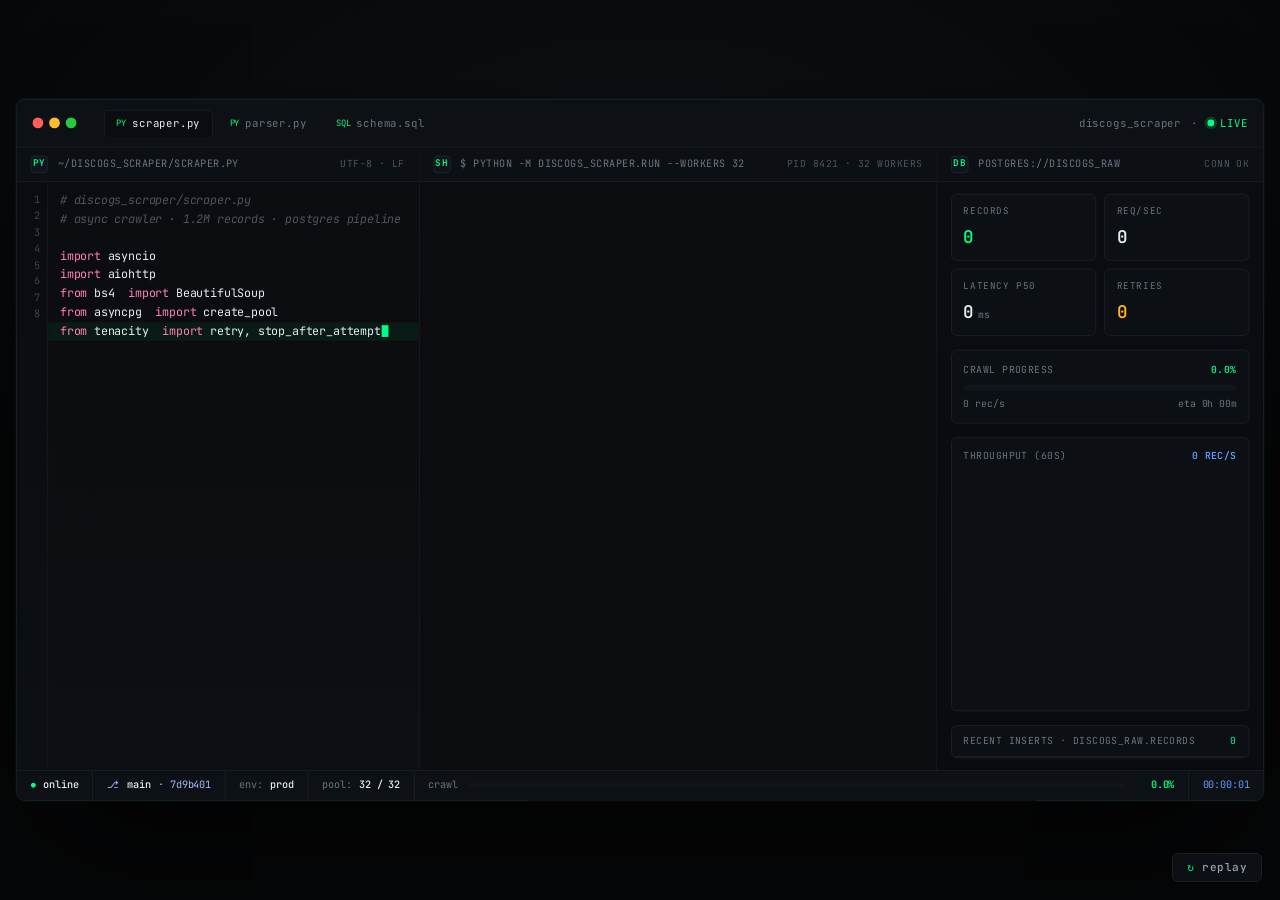
<file: discogs-live.html>
<!DOCTYPE html>
<html lang="en">
<head>
<meta charset="UTF-8" />
<meta name="viewport" content="width=device-width, initial-scale=1.0" />
<title>discogs_scraper · live run</title>
<link rel="preconnect" href="https://fonts.googleapis.com" />
<link rel="preconnect" href="https://fonts.gstatic.com" crossorigin />
<link href="https://fonts.googleapis.com/css2?family=JetBrains+Mono:wght@400;500;600;700&family=Inter:wght@500;600&display=swap" rel="stylesheet" />
<style>
*,*::before,*::after{box-sizing:border-box;margin:0;padding:0}
html,body{height:100%;overflow:hidden}
body{
  font-family:'JetBrains Mono', ui-monospace, monospace;
  background:#08090a;
  color:#e6edf3;
  font-size:13px;
  line-height:1.5;
  -webkit-font-smoothing:antialiased;
  font-variant-numeric:tabular-nums;
}

/* Stage = 1280x720 cinematic, scaled to fit viewport */
.stage{
  position:fixed;inset:0;
  display:flex;align-items:center;justify-content:center;
  background:radial-gradient(ellipse 80% 60% at 50% 20%, #0c1014, #050607 80%);
}
.frame{
  width:1280px;height:720px;
  display:flex;flex-direction:column;
  background:#0a0c0f;
  border:1px solid #1a1f27;
  border-radius:10px;
  overflow:hidden;
  box-shadow:0 60px 140px -30px rgba(0,0,0,0.7), 0 0 0 1px rgba(0,255,136,0.05);
  transform-origin:center center;
}

/* window chrome */
.chrome{
  display:flex;align-items:center;gap:14px;
  padding:10px 16px;
  background:#0d1014;
  border-bottom:1px solid #1a1f27;
  font-size:11px;
}
.dots{display:flex;gap:6px}
.dots i{width:11px;height:11px;border-radius:50%;display:block}
.dots i:nth-child(1){background:#ff5f56}
.dots i:nth-child(2){background:#ffbd2e}
.dots i:nth-child(3){background:#27c93f}
.tabs{display:flex;gap:4px;margin-left:14px}
.tab{
  padding:5px 12px;border-radius:5px 5px 0 0;
  color:#6b7480;background:transparent;
  border:1px solid transparent;border-bottom:0;
  display:flex;align-items:center;gap:6px;
}
.tab.on{color:#e6edf3;background:#0a0c0f;border-color:#1a1f27}
.tab .lang{color:#00ff88;font-size:9px}
.title{
  margin-left:auto;color:#6b7480;font-size:11px;
  display:flex;align-items:center;gap:10px;
}
.title .live{color:#00ff88;display:flex;align-items:center;gap:6px}
.title .live::before{content:"";width:7px;height:7px;border-radius:50%;background:#00ff88;box-shadow:0 0 0 3px rgba(0,255,136,0.18);animation:pulse 1.4s ease-in-out infinite}
@keyframes pulse{0%,100%{opacity:1;transform:scale(1)}50%{opacity:0.5;transform:scale(0.85)}}

/* main grid: editor / runner / stats */
.body{
  flex:1;
  display:grid;
  grid-template-columns:1.05fr 1.35fr 0.85fr;
  min-height:0;
}
.pane{
  display:flex;flex-direction:column;
  border-right:1px solid #1a1f27;
  min-height:0;
}
.pane:last-child{border-right:0}
.pane-h{
  display:flex;align-items:center;gap:10px;
  padding:8px 14px;
  background:#0c0f13;
  border-bottom:1px solid #1a1f27;
  font-size:10.5px;color:#6b7480;letter-spacing:0.06em;text-transform:uppercase;
}
.pane-h .b{
  width:18px;height:18px;border-radius:4px;
  background:#11151b;border:1px solid #1f2630;
  display:inline-flex;align-items:center;justify-content:center;
  color:#00ff88;font-weight:600;font-size:9.5px;
}
.pane-h .right{margin-left:auto;color:#4d5560;font-size:10px}

/* ----- pane 1: editor ----- */
.editor{
  flex:1;
  display:grid;
  grid-template-columns:32px 1fr;
  min-height:0;
  overflow:hidden;
  font-size:12px;
  background:linear-gradient(180deg, #0a0c0f 0%, #0c0f13 100%);
}
.gutter{
  padding:10px 0;
  text-align:right;
  font-size:10.5px;
  color:#3d434d;
  user-select:none;
  background:#09 0b0e;
  border-right:1px solid #14181f;
}
.gutter span{display:block;line-height:1.6;padding-right:8px}
.code{
  padding:10px 12px;
  white-space:pre;
  line-height:1.6;
  overflow:hidden;
  position:relative;
}
.code .ln{display:block;min-height:1.6em}
.code .hl{background:rgba(0,255,136,0.06);margin:0 -12px;padding:0 12px}
.cursor{
  display:inline-block;width:7px;height:1em;
  background:#00ff88;vertical-align:-2px;
  margin-left:1px;
  animation:blink 1s steps(1) infinite;
}
@keyframes blink{50%{opacity:0}}
.kw{color:#ff7eb6}
.fn{color:#82aaff}
.str{color:#a3e635}
.num{color:#ffb627}
.cm{color:#4d5560;font-style:italic}
.id{color:#e6edf3}
.op{color:#9aa5b1}
.dec{color:#c084fc}

/* ----- pane 2: runner ----- */
.runner{
  flex:1;
  padding:12px 14px;
  overflow:hidden;
  font-size:12px;
  line-height:1.55;
  display:flex;flex-direction:column;
  gap:1px;
}
.runner .line{
  display:flex;gap:8px;align-items:flex-start;
  padding:1px 0;
  white-space:nowrap;
}
.runner .ts{color:#3d434d;flex-shrink:0;font-size:10.5px}
.runner .lvl{flex-shrink:0;font-weight:600;font-size:10.5px;width:48px}
.runner .lvl-info{color:#5b9dff}
.runner .lvl-ok{color:#00ff88}
.runner .lvl-warn{color:#ffb627}
.runner .lvl-err{color:#ff5f56}
.runner .lvl-net{color:#b78aff}
.runner .lvl-db{color:#00ff88}
.runner .msg{color:#c9d1d9;flex:1;overflow:hidden;text-overflow:ellipsis}
.runner .msg .k{color:#8b949e}
.runner .msg .v{color:#e6edf3}
.runner .msg .url{color:#7ee787}
.runner .msg .id{color:#ffb627}
.runner .msg .ms{color:#5b9dff}
.runner .msg .err{color:#ff7b72}

/* ----- pane 3: stats ----- */
.stats{
  flex:1;
  padding:12px 14px;
  display:flex;flex-direction:column;gap:14px;
  overflow:hidden;
  background:linear-gradient(180deg, #0a0c0f 0%, #090b0e 100%);
}
.kpi-grid{
  display:grid;grid-template-columns:1fr 1fr;gap:8px;
}
.kpi{
  border:1px solid #1a1f27;border-radius:6px;
  padding:10px 12px;
  background:#0c0f13;
}
.kpi-l{font-size:9.5px;color:#6b7480;letter-spacing:0.08em;text-transform:uppercase;margin-bottom:6px}
.kpi-v{font-size:18px;color:#e6edf3;font-weight:600;letter-spacing:-0.01em;display:flex;align-items:baseline;gap:4px}
.kpi-v .u{font-size:10px;color:#6b7480;font-weight:400}
.kpi-v.ok{color:#00ff88}
.kpi-v.warn{color:#ffb627}

.bar-block{
  border:1px solid #1a1f27;border-radius:6px;
  padding:12px;background:#0c0f13;
}
.bar-l{display:flex;justify-content:space-between;font-size:10px;color:#6b7480;margin-bottom:8px;letter-spacing:0.06em;text-transform:uppercase}
.bar-l .v{color:#00ff88;font-weight:600}
.bar{
  height:6px;background:#11151b;border-radius:3px;overflow:hidden;
  border:1px solid #14181f;
}
.bar i{
  display:block;height:100%;
  background:linear-gradient(90deg, #00ff88, #00b865);
  border-radius:3px;
  box-shadow:0 0 8px rgba(0,255,136,0.4);
  width:0%;
  transition:width 0.4s linear;
}
.bar-foot{display:flex;justify-content:space-between;font-size:10px;color:#6b7480;margin-top:6px}

/* mini chart */
.spark{
  border:1px solid #1a1f27;border-radius:6px;
  padding:10px 12px 6px;background:#0c0f13;
  flex:1;display:flex;flex-direction:column;gap:6px;min-height:0;
}
.spark-h{display:flex;justify-content:space-between;font-size:10px;color:#6b7480;letter-spacing:0.06em;text-transform:uppercase}
.spark-h .v{color:#5b9dff;font-weight:600}
.spark-svg{flex:1;width:100%;min-height:0}

/* db table */
.db{
  border:1px solid #1a1f27;border-radius:6px;
  background:#0c0f13;overflow:hidden;
}
.db-h{
  display:flex;justify-content:space-between;
  padding:8px 12px;border-bottom:1px solid #1a1f27;
  font-size:10px;color:#6b7480;letter-spacing:0.06em;text-transform:uppercase;
}
.db-h .v{color:#00ff88}
.db-rows{
  font-size:10.5px;
  display:flex;flex-direction:column;
}
.db-row{
  display:grid;grid-template-columns:38px 1fr 50px;gap:8px;
  padding:5px 12px;
  border-bottom:1px dashed #14181f;
  color:#9aa5b1;
}
.db-row:last-child{border-bottom:0}
.db-row .id{color:#ffb627;font-weight:500}
.db-row .nm{color:#e6edf3;overflow:hidden;text-overflow:ellipsis;white-space:nowrap}
.db-row .pr{color:#00ff88;text-align:right}
.db-row.new{background:rgba(0,255,136,0.05);animation:flash 1s ease-out}
@keyframes flash{0%{background:rgba(0,255,136,0.18)}100%{background:rgba(0,255,136,0.05)}}

/* bottom status bar */
.statusbar{
  display:flex;align-items:center;gap:0;
  padding:0;
  background:#0d1014;
  border-top:1px solid #1a1f27;
  font-size:10.5px;
}
.sb-cell{
  padding:7px 14px;
  display:flex;align-items:center;gap:8px;
  border-right:1px solid #1a1f27;
  color:#6b7480;
}
.sb-cell strong{color:#e6edf3;font-weight:500}
.sb-cell.ok{color:#00ff88}
.sb-cell.ok::before{content:"●";font-size:8px}
.sb-cell.git{color:#a3bdff}
.sb-progress{
  flex:1;display:flex;align-items:center;gap:10px;
  padding:0 14px;
}
.sb-progress .lbl{color:#6b7480}
.sb-progress .barx{
  flex:1;height:4px;background:#11151b;border-radius:2px;overflow:hidden;
  border:1px solid #14181f;
}
.sb-progress .barx i{display:block;height:100%;background:linear-gradient(90deg, #00ff88, #5b9dff);width:0%;transition:width 0.4s linear}
.sb-progress .pct{color:#00ff88;font-weight:600;min-width:40px;text-align:right}
.sb-cell.right{margin-left:auto;border-right:0;border-left:1px solid #1a1f27;color:#5b9dff}

/* play/pause overlay button */
.replay{
  position:fixed;bottom:18px;right:18px;
  z-index:10;
  padding:8px 14px;
  background:#0c0f13;border:1px solid #1a1f27;border-radius:6px;
  color:#9aa5b1;font:500 11px/1 'JetBrains Mono', monospace;
  cursor:pointer;display:flex;align-items:center;gap:8px;
  letter-spacing:0.04em;
}
.replay:hover{color:#00ff88;border-color:#00ff88}
.replay::before{content:"↻";color:#00ff88}
</style>
</head>
<body>

<div class="stage" id="stage">
  <div class="frame" id="frame">

    <!-- Window chrome -->
    <div class="chrome">
      <div class="dots"><i></i><i></i><i></i></div>
      <div class="tabs">
        <div class="tab on"><span class="lang">PY</span> scraper.py</div>
        <div class="tab"><span class="lang">PY</span> parser.py</div>
        <div class="tab"><span class="lang">SQL</span> schema.sql</div>
      </div>
      <div class="title">
        <span>discogs_scraper</span>
        <span>·</span>
        <span class="live">LIVE</span>
      </div>
    </div>

    <!-- 3-pane body -->
    <div class="body">

      <!-- editor -->
      <div class="pane">
        <div class="pane-h">
          <span class="b">PY</span>
          <span>~/discogs_scraper/scraper.py</span>
          <span class="right">UTF-8 · LF</span>
        </div>
        <div class="editor">
          <div class="gutter" id="gutter"></div>
          <div class="code" id="code"></div>
        </div>
      </div>

      <!-- runner -->
      <div class="pane">
        <div class="pane-h">
          <span class="b">SH</span>
          <span>$ python -m discogs_scraper.run --workers 32</span>
          <span class="right" id="runner-meta">PID 8421 · 32 workers</span>
        </div>
        <div class="runner" id="runner"></div>
      </div>

      <!-- stats -->
      <div class="pane">
        <div class="pane-h">
          <span class="b">DB</span>
          <span>postgres://discogs_raw</span>
          <span class="right" id="db-meta">conn ok</span>
        </div>
        <div class="stats">
          <div class="kpi-grid">
            <div class="kpi">
              <div class="kpi-l">RECORDS</div>
              <div class="kpi-v ok" id="kpi-records">0</div>
            </div>
            <div class="kpi">
              <div class="kpi-l">REQ/SEC</div>
              <div class="kpi-v" id="kpi-rps">0</div>
            </div>
            <div class="kpi">
              <div class="kpi-l">LATENCY p50</div>
              <div class="kpi-v" id="kpi-lat"><span>—</span><span class="u">ms</span></div>
            </div>
            <div class="kpi">
              <div class="kpi-l">RETRIES</div>
              <div class="kpi-v warn" id="kpi-retry">0</div>
            </div>
          </div>

          <div class="bar-block">
            <div class="bar-l"><span>CRAWL PROGRESS</span><span class="v" id="bar-pct">0%</span></div>
            <div class="bar"><i id="bar-fill"></i></div>
            <div class="bar-foot"><span id="bar-rate">— rec/s</span><span id="bar-eta">eta —</span></div>
          </div>

          <div class="spark">
            <div class="spark-h"><span>THROUGHPUT (60s)</span><span class="v" id="spark-now">—</span></div>
            <svg class="spark-svg" id="spark" viewBox="0 0 240 60" preserveAspectRatio="none">
              <defs>
                <linearGradient id="sg" x1="0" y1="0" x2="0" y2="1">
                  <stop offset="0%" stop-color="#00ff88" stop-opacity="0.4"/>
                  <stop offset="100%" stop-color="#00ff88" stop-opacity="0"/>
                </linearGradient>
              </defs>
              <polygon id="spark-fill" points="" fill="url(#sg)"/>
              <polyline id="spark-line" points="" fill="none" stroke="#00ff88" stroke-width="1.4" stroke-linejoin="round" stroke-linecap="round"/>
            </svg>
          </div>

          <div class="db">
            <div class="db-h"><span>RECENT INSERTS · discogs_raw.records</span><span class="v" id="db-count">0</span></div>
            <div class="db-rows" id="db-rows"></div>
          </div>
        </div>
      </div>

    </div>

    <!-- bottom status bar -->
    <div class="statusbar">
      <div class="sb-cell ok"> <strong>online</strong></div>
      <div class="sb-cell git">⎇ <strong>main</strong> · 7d9b401</div>
      <div class="sb-cell">env: <strong>prod</strong></div>
      <div class="sb-cell">pool: <strong id="sb-pool">32 / 32</strong></div>
      <div class="sb-progress">
        <span class="lbl">crawl</span>
        <div class="barx"><i id="sb-bar"></i></div>
        <span class="pct" id="sb-pct">0%</span>
      </div>
      <div class="sb-cell right" id="sb-clock">00:00:00</div>
    </div>

  </div>
</div>

<button class="replay" id="replay">replay</button>

<script>
/* ============================================================
   STAGE — scale 1280x720 to fit viewport
   ============================================================ */
function fit(){
  var f = document.getElementById('frame');
  var pad = 32;
  var sx = (window.innerWidth - pad) / 1280;
  var sy = (window.innerHeight - pad) / 720;
  var s = Math.min(sx, sy, 1);
  f.style.transform = 'scale(' + s + ')';
}
window.addEventListener('resize', fit);
fit();

/* ============================================================
   CODE EDITOR — tokenized python source, types char by char
   ============================================================ */
var SOURCE = [
  ['cm', '# discogs_scraper/scraper.py'],
  ['cm', '# async crawler · 1.2M records · postgres pipeline'],
  [],
  ['kw','import',' ','asyncio'],
  ['kw','import',' ','aiohttp'],
  ['kw','from',' ','bs4 ',' ','kw','import',' ','BeautifulSoup'],
  ['kw','from',' ','asyncpg ',' ','kw','import',' ','create_pool'],
  ['kw','from',' ','tenacity ',' ','kw','import',' ','retry, stop_after_attempt'],
  [],
  ['dec','@retry','(','id','stop=','fn','stop_after_attempt','(','num','5','))'],
  ['kw','async ','kw','def ','fn','fetch','(','id','session, url','op','):'],
  ['  ','kw','async ','kw','with',' ','id','session.','fn','get','(','id','url, ','id','timeout=','num','15',') ','kw','as',' ','id','r','op',':'],
  ['    ','id','r.','fn','raise_for_status','()'],
  ['    ','kw','return ','kw','await ','id','r.','fn','text','()'],
  [],
  ['kw','async ','kw','def ','fn','parse_release','(','id','html, slug','op','):'],
  ['  ','id','soup ','op','= ','fn','BeautifulSoup','(','id','html, ','str','"lxml"',')'],
  ['  ','kw','return ','op','{'],
  ['    ','str','"slug"','op',': ','id','slug,'],
  ['    ','str','"artist"','op',': ','id','soup.','fn','select_one','(','str','"h1.artist"',').','id','text.','fn','strip','(),'],
  ['    ','str','"title"','op',': ','id','soup.','fn','select_one','(','str','"h1.title"',').','id','text.','fn','strip','(),'],
  ['    ','str','"year"','op',': ','fn','int','(','id','soup.','fn','select_one','(','str','".year"',').','id','text','op','),'],
  ['    ','str','"label"','op',': ','id','soup.','fn','select_one','(','str','".label"',').','id','text,'],
  ['    ','str','"price"','op',': ','fn','float','(','id','soup.','fn','select_one','(','str','".median"',').','id','text','op','),'],
  ['    ','str','"rating"','op',': ','fn','float','(','id','soup.','fn','select_one','(','str','".rating"',').','id','text','op',')'],
  ['  ','op','}'],
  [],
  ['kw','async ','kw','def ','fn','worker','(','id','q, session, pool','op','):'],
  ['  ','kw','while ','kw','True','op',':'],
  ['    ','id','slug ','op','= ','kw','await ','id','q.','fn','get','()'],
  ['    ','id','html ','op','= ','kw','await ','fn','fetch','(','id','session, ','fn','URL','(','id','slug','op','))'],
  ['    ','id','rec  ','op','= ','kw','await ','fn','parse_release','(','id','html, slug','op',')'],
  ['    ','kw','async ','kw','with ','id','pool.','fn','acquire','() ','kw','as ','id','c','op',':'],
  ['      ','kw','await ','id','c.','fn','execute','(','id','SQL_INSERT, ','op','**','id','rec','op',')'],
  ['    ','id','q.','fn','task_done','()']
];

function buildLine(tokens){
  /* simple alternating tag/value rendering */
  var html = '';
  var i = 0;
  while (i < tokens.length){
    var t = tokens[i];
    /* if token is a recognized class name, next token is value */
    if (['kw','fn','str','num','cm','dec','op','id'].indexOf(t) >= 0){
      var v = tokens[i+1] || '';
      html += '<span class="' + t + '">' + escapeHtml(v) + '</span>';
      i += 2;
    } else {
      html += escapeHtml(t);
      i += 1;
    }
  }
  return html;
}
function escapeHtml(s){
  return String(s).replace(/[&<>]/g, function(c){
    return {'&':'&amp;','<':'&lt;','>':'&gt;'}[c];
  });
}

/* Render code progressively. We treat each line as fully-typed at once
   for performance, with a "current" highlighted line + cursor. */
var codeEl = document.getElementById('code');
var gutterEl = document.getElementById('gutter');
var TOTAL_LINES = SOURCE.length;
var typedLines = 0;

function renderCode(upTo){
  var html = '';
  var gutter = '';
  for (var i = 0; i < upTo && i < SOURCE.length; i++){
    var line = SOURCE[i].length === 0 ? '' : buildLine(SOURCE[i]);
    var cls = (i === upTo - 1) ? 'ln hl' : 'ln';
    var cursor = (i === upTo - 1) ? '<span class="cursor"></span>' : '';
    html += '<span class="' + cls + '">' + (line || '&nbsp;') + cursor + '</span>';
    gutter += '<span>' + (i + 1) + '</span>';
  }
  codeEl.innerHTML = html;
  gutterEl.innerHTML = gutter;
}

/* ============================================================
   RUNNER — log lines stream + scroll
   ============================================================ */
var runnerEl = document.getElementById('runner');
var runnerMax = 22;

function pushLog(level, msg){
  var d = new Date();
  var ts = String(d.getHours()).padStart(2,'0') + ':' + String(d.getMinutes()).padStart(2,'0') + ':' + String(d.getSeconds()).padStart(2,'0') + '.' + String(d.getMilliseconds()).padStart(3,'0').slice(0,3);
  var lvlMap = {info:'lvl-info', ok:'lvl-ok', warn:'lvl-warn', err:'lvl-err', net:'lvl-net', db:'lvl-db'};
  var lvlText = {info:'INFO ', ok:'OK   ', warn:'WARN ', err:'ERR  ', net:'NET  ', db:'DB   '};
  var line = document.createElement('div');
  line.className = 'line';
  line.innerHTML = '<span class="ts">' + ts + '</span><span class="lvl ' + lvlMap[level] + '">' + lvlText[level] + '</span><span class="msg">' + msg + '</span>';
  runnerEl.appendChild(line);
  while (runnerEl.children.length > runnerMax) runnerEl.removeChild(runnerEl.firstChild);
}

/* ============================================================
   STATS state
   ============================================================ */
var stats = {
  records: 0,
  retries: 0,
  rps: 0,
  lat: 0,
  pct: 0,
  startMs: Date.now(),
  TARGET: 1200000
};

function updateKPIs(){
  document.getElementById('kpi-records').textContent = stats.records.toLocaleString();
  document.getElementById('kpi-rps').textContent = stats.rps.toFixed(0);
  document.getElementById('kpi-lat').innerHTML = '<span>' + stats.lat.toFixed(0) + '</span><span class="u">ms</span>';
  document.getElementById('kpi-retry').textContent = stats.retries;
  var pct = Math.min(99.9, (stats.records / stats.TARGET) * 100);
  document.getElementById('bar-pct').textContent = pct.toFixed(1) + '%';
  document.getElementById('bar-fill').style.width = pct + '%';
  document.getElementById('sb-bar').style.width = pct + '%';
  document.getElementById('sb-pct').textContent = pct.toFixed(1) + '%';
  document.getElementById('bar-rate').textContent = stats.rps.toFixed(0) + ' rec/s';
  /* fake ETA */
  var remaining = stats.TARGET - stats.records;
  var etaSec = stats.rps > 0 ? remaining / Math.max(stats.rps, 1) : 0;
  var h = Math.floor(etaSec / 3600);
  var m = Math.floor((etaSec % 3600) / 60);
  document.getElementById('bar-eta').textContent = 'eta ' + h + 'h ' + String(m).padStart(2,'0') + 'm';
  document.getElementById('db-count').textContent = stats.records.toLocaleString();
  document.getElementById('spark-now').textContent = stats.rps.toFixed(0) + ' rec/s';
}

/* clock */
function updateClock(){
  var elapsed = Math.floor((Date.now() - stats.startMs) / 1000);
  var h = Math.floor(elapsed / 3600);
  var m = Math.floor((elapsed % 3600) / 60);
  var s = elapsed % 60;
  document.getElementById('sb-clock').textContent =
    String(h).padStart(2,'0') + ':' + String(m).padStart(2,'0') + ':' + String(s).padStart(2,'0');
}

/* sparkline */
var sparkData = Array(60).fill(0);
function updateSpark(){
  sparkData.shift();
  sparkData.push(stats.rps);
  var max = Math.max.apply(null, sparkData) || 1;
  var pts = sparkData.map(function(v, i){
    var x = (i / 59) * 240;
    var y = 60 - (v / max) * 52 - 4;
    return x.toFixed(1) + ',' + y.toFixed(1);
  });
  document.getElementById('spark-line').setAttribute('points', pts.join(' '));
  document.getElementById('spark-fill').setAttribute(
    'points',
    '0,60 ' + pts.join(' ') + ' 240,60'
  );
}

/* DB rows */
var dbRowsEl = document.getElementById('db-rows');
var dbMax = 7;
function pushDbRow(rec){
  var row = document.createElement('div');
  row.className = 'db-row new';
  row.innerHTML =
    '<span class="id">#' + rec.id + '</span>' +
    '<span class="nm">' + rec.artist + ' — <em style="color:#9aa5b1;font-style:normal">' + rec.title + '</em></span>' +
    '<span class="pr">€' + rec.price.toFixed(2) + '</span>';
  dbRowsEl.insertBefore(row, dbRowsEl.firstChild);
  while (dbRowsEl.children.length > dbMax) dbRowsEl.removeChild(dbRowsEl.lastChild);
  setTimeout(function(){ row.classList.remove('new'); }, 1000);
}

/* ============================================================
   FAKE DATA POOLS
   ============================================================ */
var ARTISTS = ['Aphex Twin','Boards of Canada','Burial','J Dilla','Madlib','MF DOOM','Daft Punk','Kraftwerk','Massive Attack','Portishead','Radiohead','Flying Lotus','Four Tet','Caribou','Floating Points','Yves Tumor','Sault','Little Simz','Kendrick Lamar','Tyler, the Creator','Dean Blunt','Arca','SOPHIE','Oneohtrix Point Never','James Blake','Thom Yorke','Frank Ocean','Solange','Charli XCX','Beach House','Stereolab','Fela Kuti','Sun Ra','Alice Coltrane','Pharoah Sanders','Donald Byrd','Ahmad Jamal','Bill Evans','Miles Davis','Hiroshi Yoshimura','Mariya Takeuchi','Tatsuro Yamashita','Haruomi Hosono','Ryo Fukui','Joe Hisaishi'];
var TITLES = ['Selected Ambient Works','Music Has the Right','Untrue','Donuts','Madvillainy','MM..FOOD','Discovery','Trans-Europe Express','Mezzanine','Dummy','Kid A','Cosmogramma','There Is Love in You','Our Love','Crush','Praise A Lord Who Chews','Untitled (Black Is)','Sometimes I Might Be Introvert','To Pimp a Butterfly','IGOR','BLACK METAL','Mutant','Whole New World','Replica','Assume Form','The Eraser','Blonde','When I Get Home','Brat','Bloom','Dots and Loops','Zombie','Space Is The Place','Journey In Satchidananda','Karma','Black Byrd','The Awakening','Sunday at the Village','Kind of Blue','Music for Nine Postcards','Variety','For You','Hosono House','Scenery','Spirited Away OST'];
var SLUGS = function(a, t){
  return (a + '-' + t).toLowerCase().replace(/[^a-z0-9]+/g,'-').replace(/(^-|-$)/g,'');
};

function randomRec(id){
  var a = ARTISTS[Math.floor(Math.random() * ARTISTS.length)];
  var t = TITLES[Math.floor(Math.random() * TITLES.length)];
  return {
    id: id,
    artist: a,
    title: t,
    slug: SLUGS(a, t),
    price: 4 + Math.random() * 220,
    year: 1965 + Math.floor(Math.random() * 60),
    rating: (3 + Math.random() * 2).toFixed(2),
    ms: 80 + Math.floor(Math.random() * 400)
  };
}

/* ============================================================
   SCHEDULER — drive the whole show
   ============================================================ */
var phase = 'typing'; /* typing -> running */
var running = true;

/* Phase 1: type code */
function typeNextLine(){
  if (!running) return;
  if (typedLines >= TOTAL_LINES){
    /* done typing — kick off run phase */
    pushLog('info', '<span class="k">$</span> python -m discogs_scraper.run --workers <span class="v">32</span>');
    pushLog('info', 'loading config from <span class="v">scraper.yaml</span>');
    pushLog('info', 'opening db pool: <span class="v">postgres://discogs_raw</span>');
    pushLog('ok',   'pool ready: <span class="v">8 conns / 32 workers</span>');
    pushLog('info', 'seeding queue from <span class="url">discogs.com/search?type=release</span>');
    pushLog('ok',   'queue: <span class="v">1,200,000 slugs</span>');
    pushLog('info', 'spawning <span class="v">32 workers</span>… <span class="k">go</span>');
    phase = 'running';
    setTimeout(tickRunner, 60);
    return;
  }
  typedLines++;
  renderCode(typedLines);
  /* variable typing speed */
  var l = SOURCE[typedLines - 1];
  var delay = l.length === 0 ? 60 : 80 + Math.random() * 90;
  setTimeout(typeNextLine, delay);
}

/* Phase 2: stream logs + update stats */
var rid = 100000;
function tickRunner(){
  if (!running || phase !== 'running') return;

  /* burst N records this tick */
  var burst = 4 + Math.floor(Math.random() * 4);
  for (var i = 0; i < burst; i++){
    var rec = randomRec(rid++);
    var roll = Math.random();

    if (roll < 0.04){
      /* retry/timeout */
      stats.retries++;
      var atts = 2 + Math.floor(Math.random() * 3);
      pushLog('warn', 'retry ' + atts + '/5 · <span class="url">/release/' + rec.slug + '</span> · <span class="err">timeout 15s</span>');
    } else if (roll < 0.06){
      /* 429 rate limit */
      pushLog('err', 'HTTP <span class="err">429</span> · backing off <span class="ms">2400ms</span> · <span class="url">/release/' + rec.slug + '</span>');
    } else if (roll < 0.55){
      /* GET */
      pushLog('net', '<span class="k">GET</span> <span class="url">discogs.com/release/' + rec.slug + '</span> → <span class="v">200</span> <span class="ms">' + rec.ms + 'ms</span>');
    } else if (roll < 0.85){
      /* parsed */
      pushLog('ok', 'parsed <span class="id">#' + rec.id + '</span> · <span class="v">' + rec.artist + ' — ' + rec.title + '</span> (' + rec.year + ')');
    } else {
      /* db insert */
      stats.records++;
      pushLog('db', 'INSERT <span class="k">discogs_raw.records</span> id=<span class="id">' + rec.id + '</span> price=<span class="v">€' + rec.price.toFixed(2) + '</span>');
      pushDbRow(rec);
    }
  }

  /* records always grow a bit even without hitting the "db" branch above */
  stats.records += 2 + Math.floor(Math.random() * 4);

  /* moving rps + latency */
  var targetRps = 280 + Math.sin(Date.now() / 4000) * 40 + Math.random() * 30;
  stats.rps = stats.rps * 0.7 + targetRps * 0.3;
  stats.lat = 110 + Math.sin(Date.now() / 2200) * 35 + Math.random() * 25;

  updateKPIs();
  updateSpark();

  setTimeout(tickRunner, 120 + Math.random() * 80);
}

/* per-second clock & spark even if no tick */
setInterval(updateClock, 1000);
setInterval(function(){ if (phase === 'running') updateSpark(); }, 1000);

/* ============================================================
   START
   ============================================================ */
function start(){
  /* reset */
  typedLines = 0;
  stats.records = 0; stats.retries = 0; stats.rps = 0; stats.lat = 0;
  stats.startMs = Date.now();
  runnerEl.innerHTML = ''; dbRowsEl.innerHTML = '';
  sparkData = Array(60).fill(0);
  renderCode(0);
  updateKPIs();
  phase = 'typing';
  running = true;
  setTimeout(typeNextLine, 400);
}
start();

document.getElementById('replay').addEventListener('click', function(){
  running = false;
  setTimeout(start, 100);
});
</script>

</body>
</html>
</file>
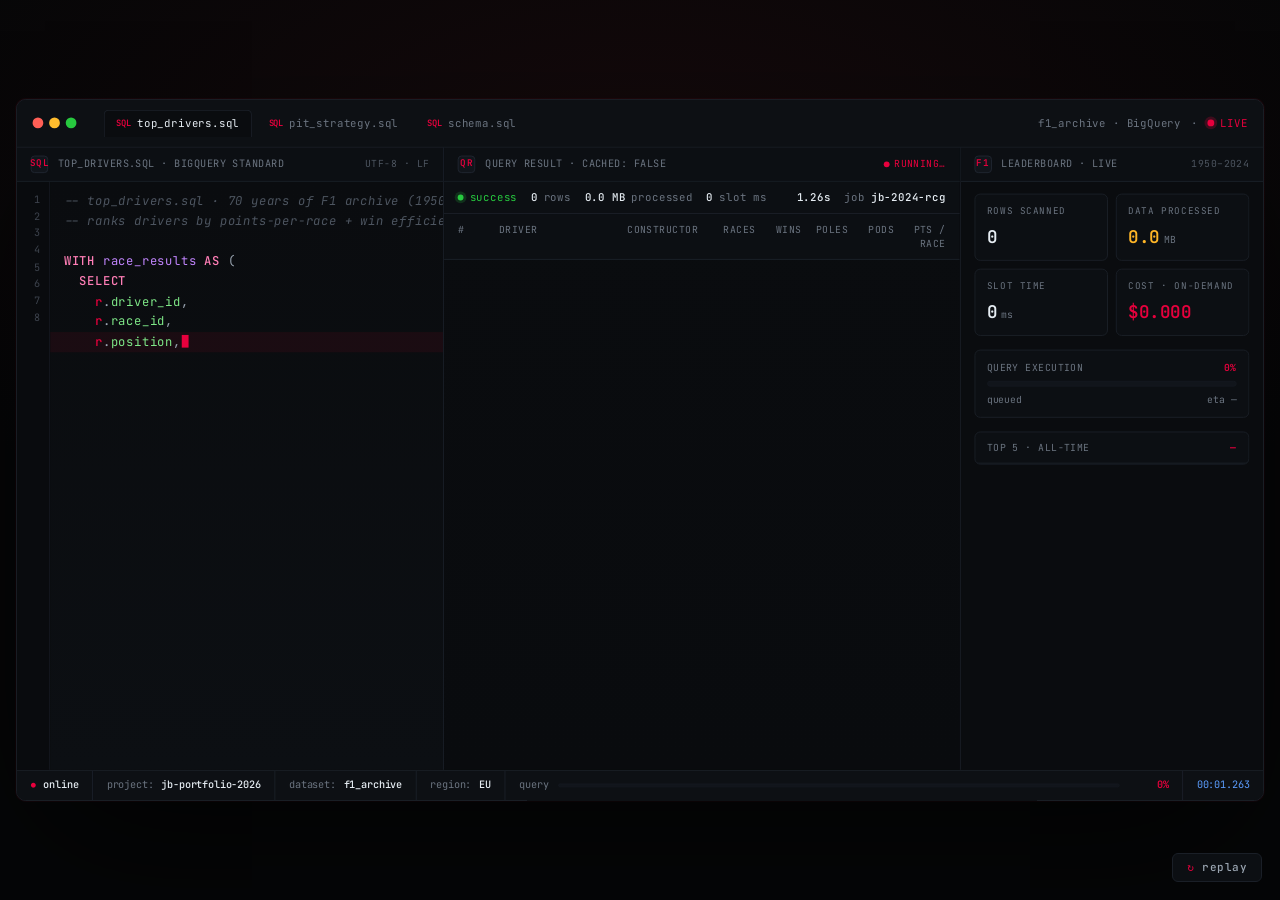
<file: f1-live.html>
<!DOCTYPE html>
<html lang="en">
<head>
<meta charset="UTF-8" />
<meta name="viewport" content="width=device-width, initial-scale=1.0" />
<title>f1_archive · live SQL run</title>
<link rel="preconnect" href="https://fonts.googleapis.com" />
<link rel="preconnect" href="https://fonts.gstatic.com" crossorigin />
<link href="https://fonts.googleapis.com/css2?family=JetBrains+Mono:wght@400;500;600;700&family=Inter:wght@500;600&display=swap" rel="stylesheet" />
<style>
*,*::before,*::after{box-sizing:border-box;margin:0;padding:0}
html,body{height:100%;overflow:hidden}
body{
  font-family:'JetBrains Mono', ui-monospace, monospace;
  background:#08090a;
  color:#e6edf3;
  font-size:13px;
  line-height:1.5;
  -webkit-font-smoothing:antialiased;
  font-variant-numeric:tabular-nums;
}

.stage{
  position:fixed;inset:0;
  display:flex;align-items:center;justify-content:center;
  background:radial-gradient(ellipse 80% 60% at 50% 20%, #14080a, #050607 80%);
}
.frame{
  width:1280px;height:720px;
  display:flex;flex-direction:column;
  background:#0a0c0f;
  border:1px solid #1a1f27;
  border-radius:10px;
  overflow:hidden;
  box-shadow:0 60px 140px -30px rgba(0,0,0,0.7), 0 0 0 1px rgba(232,0,61,0.06);
  transform-origin:center center;
}

/* window chrome */
.chrome{
  display:flex;align-items:center;gap:14px;
  padding:10px 16px;
  background:#0d1014;
  border-bottom:1px solid #1a1f27;
  font-size:11px;
}
.dots{display:flex;gap:6px}
.dots i{width:11px;height:11px;border-radius:50%;display:block}
.dots i:nth-child(1){background:#ff5f56}
.dots i:nth-child(2){background:#ffbd2e}
.dots i:nth-child(3){background:#27c93f}
.tabs{display:flex;gap:4px;margin-left:14px}
.tab{
  padding:5px 12px;border-radius:5px 5px 0 0;
  color:#6b7480;background:transparent;
  border:1px solid transparent;border-bottom:0;
  display:flex;align-items:center;gap:6px;
}
.tab.on{color:#e6edf3;background:#0a0c0f;border-color:#1a1f27}
.tab .lang{color:#e8003d;font-size:9px;font-weight:600}
.title{
  margin-left:auto;color:#6b7480;font-size:11px;
  display:flex;align-items:center;gap:10px;
}
.title .live{color:#e8003d;display:flex;align-items:center;gap:6px}
.title .live::before{content:"";width:7px;height:7px;border-radius:50%;background:#e8003d;box-shadow:0 0 0 3px rgba(232,0,61,0.22);animation:pulse 1.4s ease-in-out infinite}
@keyframes pulse{0%,100%{opacity:1;transform:scale(1)}50%{opacity:0.5;transform:scale(0.85)}}

/* main grid: editor / results / leaderboard */
.body{
  flex:1;
  display:grid;
  grid-template-columns:1.2fr 1.45fr 0.85fr;
  min-height:0;
}
.pane{
  display:flex;flex-direction:column;
  border-right:1px solid #1a1f27;
  min-height:0;
}
.pane:last-child{border-right:0}
.pane-h{
  display:flex;align-items:center;gap:10px;
  padding:8px 14px;
  background:#0c0f13;
  border-bottom:1px solid #1a1f27;
  font-size:10.5px;color:#6b7480;letter-spacing:0.06em;text-transform:uppercase;
}
.pane-h .b{
  width:18px;height:18px;border-radius:4px;
  background:#11151b;border:1px solid #1f2630;
  display:inline-flex;align-items:center;justify-content:center;
  color:#e8003d;font-weight:600;font-size:9.5px;
}
.pane-h .right{margin-left:auto;color:#4d5560;font-size:10px}
.pane-h .running{color:#e8003d;display:flex;align-items:center;gap:5px}
.pane-h .running::before{content:"";width:6px;height:6px;border-radius:50%;background:#e8003d;animation:pulse 1.2s ease-in-out infinite}

/* ----- pane 1: SQL editor ----- */
.editor{
  flex:1;
  display:grid;
  grid-template-columns:34px 1fr;
  min-height:0;
  overflow:hidden;
  font-size:12.5px;
  background:linear-gradient(180deg, #0a0c0f 0%, #0c0f13 100%);
}
.gutter{
  padding:10px 0;
  text-align:right;
  font-size:10.5px;
  color:#3d434d;
  user-select:none;
  background:#090b0e;
  border-right:1px solid #14181f;
}
.gutter span{display:block;line-height:1.65;padding-right:10px}
.code{
  padding:10px 14px;
  white-space:pre;
  line-height:1.65;
  overflow:hidden;
  position:relative;
}
.code .ln{display:block;min-height:1.65em}
.code .hl{background:rgba(232,0,61,0.07);margin:0 -14px;padding:0 14px}

.cursor{
  display:inline-block;width:7px;height:1em;
  background:#e8003d;vertical-align:-2px;
  margin-left:1px;
  animation:blink 1s steps(1) infinite;
}
@keyframes blink{50%{opacity:0}}

/* SQL syntax */
.kw{color:#ff7eb6;font-weight:500}     /* SELECT, FROM, WHERE… */
.fn{color:#82aaff}                      /* COUNT, AVG, RANK… */
.str{color:#a3e635}                     /* string literals */
.num{color:#ffb627}                     /* numbers */
.cm{color:#4d5560;font-style:italic}    /* comments */
.op{color:#9aa5b1}                      /* operators */
.tbl{color:#e8003d;font-weight:500}     /* table names */
.col{color:#7ee787}                     /* columns */
.al{color:#c084fc}                      /* aliases */

/* ----- pane 2: query result ----- */
.results{
  flex:1;
  display:flex;flex-direction:column;
  overflow:hidden;
  background:linear-gradient(180deg, #0a0c0f 0%, #090b0e 100%);
}
.exec{
  padding:8px 14px;
  border-bottom:1px solid #1a1f27;
  display:flex;align-items:center;gap:14px;
  font-size:11px;color:#6b7480;
  background:#0c0f13;
}
.exec .item{display:flex;align-items:center;gap:6px}
.exec .item strong{color:#e6edf3;font-weight:500}
.exec .item .ok{color:#27c93f}
.exec .item .b{
  display:inline-block;width:6px;height:6px;border-radius:50%;background:#27c93f;
  box-shadow:0 0 0 3px rgba(39,201,63,0.18);
}
.exec .right{margin-left:auto;display:flex;gap:14px}

/* result table */
.rtable{
  flex:1;display:flex;flex-direction:column;min-height:0;overflow:hidden;
  font-size:11.5px;
}
.rt-h{
  display:grid;
  grid-template-columns:34px 2.2fr 1.6fr 0.6fr 0.7fr 0.7fr 0.7fr 0.8fr;
  padding:8px 14px;
  background:#0c0f13;
  border-bottom:1px solid #1a1f27;
  font-size:10px;color:#6b7480;letter-spacing:0.06em;text-transform:uppercase;
  gap:8px;
}
.rt-body{flex:1;overflow:hidden;position:relative}
.rt-row{
  display:grid;
  grid-template-columns:34px 2.2fr 1.6fr 0.6fr 0.7fr 0.7fr 0.7fr 0.8fr;
  padding:6px 14px;
  border-bottom:1px dashed #14181f;
  gap:8px;
  align-items:center;
  color:#9aa5b1;
}
.rt-row .rn{color:#3d434d;font-size:10px}
.rt-row .driver{color:#e6edf3;font-weight:500;display:flex;align-items:center;gap:8px;overflow:hidden}
.rt-row .driver .flag{width:14px;height:10px;border-radius:1px;flex-shrink:0;display:inline-block}
.rt-row .ctor{color:#9aa5b1}
.rt-row .num-c{color:#ffb627;text-align:right;font-weight:500}
.rt-row .pos{color:#27c93f;text-align:right;font-weight:500}
.rt-row .neg{color:#ff5f56;text-align:right;font-weight:500}
.rt-row.fresh{background:rgba(232,0,61,0.07);animation:rowflash 1.2s ease-out}
@keyframes rowflash{0%{background:rgba(232,0,61,0.22)}100%{background:rgba(232,0,61,0.07)}}

/* ----- pane 3: leaderboard / chart ----- */
.lead{
  flex:1;
  padding:12px 14px;
  display:flex;flex-direction:column;gap:14px;
  overflow:hidden;
}
.kpi-grid{display:grid;grid-template-columns:1fr 1fr;gap:8px}
.kpi{
  border:1px solid #1a1f27;border-radius:6px;
  padding:10px 12px;
  background:#0c0f13;
}
.kpi-l{font-size:9.5px;color:#6b7480;letter-spacing:0.08em;text-transform:uppercase;margin-bottom:6px}
.kpi-v{font-size:18px;color:#e6edf3;font-weight:600;letter-spacing:-0.01em;display:flex;align-items:baseline;gap:4px}
.kpi-v .u{font-size:10px;color:#6b7480;font-weight:400}
.kpi-v.red{color:#e8003d}
.kpi-v.amber{color:#ffb627}

.lbox{
  border:1px solid #1a1f27;border-radius:6px;
  background:#0c0f13;overflow:hidden;
  display:flex;flex-direction:column;
}
.lbox-h{
  padding:8px 12px;border-bottom:1px solid #1a1f27;
  font-size:10px;color:#6b7480;letter-spacing:0.06em;text-transform:uppercase;
  display:flex;justify-content:space-between;align-items:center;
}
.lbox-h .v{color:#e8003d;font-weight:600}

.lboard{display:flex;flex-direction:column;font-size:11px}
.lrow{
  display:grid;
  grid-template-columns:24px 1fr 60px;
  gap:8px;
  padding:6px 12px;
  border-bottom:1px dashed #14181f;
  align-items:center;
  color:#9aa5b1;
  position:relative;
  transition:transform 0.5s cubic-bezier(0.2,0.7,0.2,1);
}
.lrow:last-child{border-bottom:0}
.lrow .pos{color:#3d434d;font-size:10px;font-weight:600}
.lrow.p1 .pos{color:#ffd700}
.lrow.p2 .pos{color:#c0c0c0}
.lrow.p3 .pos{color:#cd7f32}
.lrow .nm{color:#e6edf3;font-weight:500;overflow:hidden;text-overflow:ellipsis;white-space:nowrap;display:flex;align-items:center;gap:6px}
.lrow .nm .flag{width:14px;height:10px;border-radius:1px;flex-shrink:0;display:inline-block}
.lrow .vw{color:#e8003d;text-align:right;font-weight:500;font-feature-settings:"tnum"}
.lrow.p1{background:rgba(255,215,0,0.04)}

.scan{
  border:1px solid #1a1f27;border-radius:6px;
  padding:10px 12px;background:#0c0f13;
  display:flex;flex-direction:column;gap:6px;
}
.scan-h{display:flex;justify-content:space-between;font-size:10px;color:#6b7480;letter-spacing:0.06em;text-transform:uppercase}
.scan-h .v{color:#e8003d;font-weight:600}
.scan-bar{
  height:6px;background:#11151b;border-radius:3px;overflow:hidden;
  border:1px solid #14181f;
}
.scan-bar i{
  display:block;height:100%;
  background:linear-gradient(90deg, #e8003d, #ff5f56);
  border-radius:3px;
  box-shadow:0 0 8px rgba(232,0,61,0.4);
  width:0%;
  transition:width 0.4s linear;
}
.scan-foot{display:flex;justify-content:space-between;font-size:10px;color:#6b7480}

/* status bar */
.statusbar{
  display:flex;align-items:center;gap:0;
  padding:0;
  background:#0d1014;
  border-top:1px solid #1a1f27;
  font-size:10.5px;
}
.sb-cell{
  padding:7px 14px;
  display:flex;align-items:center;gap:8px;
  border-right:1px solid #1a1f27;
  color:#6b7480;
}
.sb-cell strong{color:#e6edf3;font-weight:500}
.sb-cell.red{color:#e8003d}
.sb-cell.red::before{content:"●";font-size:8px}
.sb-progress{
  flex:1;display:flex;align-items:center;gap:10px;padding:0 14px;
}
.sb-progress .lbl{color:#6b7480}
.sb-progress .barx{flex:1;height:4px;background:#11151b;border-radius:2px;overflow:hidden;border:1px solid #14181f}
.sb-progress .barx i{display:block;height:100%;background:linear-gradient(90deg, #e8003d, #ffb627);width:0%;transition:width 0.4s linear}
.sb-progress .pct{color:#e8003d;font-weight:600;min-width:40px;text-align:right}
.sb-cell.right{margin-left:auto;border-right:0;border-left:1px solid #1a1f27;color:#5b9dff}

.replay{
  position:fixed;bottom:18px;right:18px;
  z-index:10;
  padding:8px 14px;
  background:#0c0f13;border:1px solid #1a1f27;border-radius:6px;
  color:#9aa5b1;font:500 11px/1 'JetBrains Mono', monospace;
  cursor:pointer;display:flex;align-items:center;gap:8px;
  letter-spacing:0.04em;
}
.replay:hover{color:#e8003d;border-color:#e8003d}
.replay::before{content:"↻";color:#e8003d}

/* country flag swatches */
.f-NLD{background:linear-gradient(180deg,#ae1c28 33%,#fff 33% 66%,#21468b 66%)}
.f-GBR{background:#012169 url("data:image/svg+xml;utf8,<svg xmlns='http://www.w3.org/2000/svg' viewBox='0 0 60 30'><path d='M0 0l60 30M60 0L0 30' stroke='%23fff' stroke-width='6'/><path d='M30 0v30M0 15h60' stroke='%23fff' stroke-width='10'/><path d='M30 0v30M0 15h60' stroke='%23c8102e' stroke-width='6'/></svg>") center/cover}
.f-DEU{background:linear-gradient(180deg,#000 33%,#dd0000 33% 66%,#ffce00 66%)}
.f-FIN{background:#fff;position:relative}
.f-FIN::after{content:"";position:absolute;inset:0;background:linear-gradient(90deg,transparent 4px,#003580 4px 7px,transparent 7px),linear-gradient(180deg,transparent 3px,#003580 3px 6px,transparent 6px)}
.f-ESP{background:linear-gradient(180deg,#aa151b 25%,#f1bf00 25% 75%,#aa151b 75%)}
.f-MCO{background:linear-gradient(180deg,#ce1126 50%,#fff 50%)}
.f-BRA{background:#009c3b;position:relative;overflow:hidden}
.f-BRA::after{content:"";position:absolute;inset:1px;background:radial-gradient(circle at 50% 50%, #002776 22%, transparent 22%)}
.f-AUT{background:linear-gradient(180deg,#ed2939 33%,#fff 33% 66%,#ed2939 66%)}
.f-FRA{background:linear-gradient(90deg,#0055a4 33%,#fff 33% 66%,#ef4135 66%)}
.f-AUS{background:#012169;position:relative;overflow:hidden}
.f-AUS::after{content:"★";position:absolute;right:1px;top:-2px;color:#fff;font-size:7px}
.f-MEX{background:linear-gradient(90deg,#006847 33%,#fff 33% 66%,#ce1126 66%)}
.f-CAN{background:linear-gradient(90deg,#d52b1e 33%,#fff 33% 66%,#d52b1e 66%);position:relative}
.f-CAN::after{content:"";position:absolute;left:50%;top:50%;width:4px;height:4px;background:#d52b1e;transform:translate(-50%,-50%) rotate(45deg)}
.f-ITA{background:linear-gradient(90deg,#008c45 33%,#fff 33% 66%,#cd212a 66%)}
.f-USA{background:repeating-linear-gradient(180deg,#b22234 0 1px,#fff 1px 2px);position:relative}
.f-USA::after{content:"";position:absolute;left:0;top:0;width:6px;height:5px;background:#3c3b6e}
</style>
</head>
<body>

<div class="stage" id="stage">
  <div class="frame" id="frame">

    <!-- chrome -->
    <div class="chrome">
      <div class="dots"><i></i><i></i><i></i></div>
      <div class="tabs">
        <div class="tab on"><span class="lang">SQL</span> top_drivers.sql</div>
        <div class="tab"><span class="lang">SQL</span> pit_strategy.sql</div>
        <div class="tab"><span class="lang">SQL</span> schema.sql</div>
      </div>
      <div class="title">
        <span>f1_archive · BigQuery</span>
        <span>·</span>
        <span class="live">LIVE</span>
      </div>
    </div>

    <!-- 3-pane body -->
    <div class="body">

      <!-- editor -->
      <div class="pane">
        <div class="pane-h">
          <span class="b">SQL</span>
          <span>top_drivers.sql · BigQuery Standard</span>
          <span class="right">UTF-8 · LF</span>
        </div>
        <div class="editor">
          <div class="gutter" id="gutter"></div>
          <div class="code" id="code"></div>
        </div>
      </div>

      <!-- results -->
      <div class="pane">
        <div class="pane-h">
          <span class="b">QR</span>
          <span>query result · cached: false</span>
          <span class="right" id="qr-status"><span class="running">running…</span></span>
        </div>
        <div class="results">
          <div class="exec">
            <span class="item"><span class="b"></span><span class="ok">success</span></span>
            <span class="item"><strong id="ex-rows">—</strong> rows</span>
            <span class="item"><strong id="ex-bytes">—</strong> processed</span>
            <span class="item"><strong id="ex-slot">—</strong> slot ms</span>
            <span class="right">
              <span class="item"><strong id="ex-time">—</strong></span>
              <span class="item">job <strong>jb-2024-rcg</strong></span>
            </span>
          </div>
          <div class="rtable">
            <div class="rt-h">
              <span>#</span>
              <span>DRIVER</span>
              <span>CONSTRUCTOR</span>
              <span style="text-align:right">RACES</span>
              <span style="text-align:right">WINS</span>
              <span style="text-align:right">POLES</span>
              <span style="text-align:right">PODS</span>
              <span style="text-align:right">PTS / RACE</span>
            </div>
            <div class="rt-body" id="rt-body"></div>
          </div>
        </div>
      </div>

      <!-- leaderboard -->
      <div class="pane">
        <div class="pane-h">
          <span class="b">F1</span>
          <span>leaderboard · live</span>
          <span class="right">1950–2024</span>
        </div>
        <div class="lead">

          <div class="kpi-grid">
            <div class="kpi">
              <div class="kpi-l">ROWS SCANNED</div>
              <div class="kpi-v" id="kpi-rows">0</div>
            </div>
            <div class="kpi">
              <div class="kpi-l">DATA PROCESSED</div>
              <div class="kpi-v amber" id="kpi-bytes"><span>0</span><span class="u">MB</span></div>
            </div>
            <div class="kpi">
              <div class="kpi-l">SLOT TIME</div>
              <div class="kpi-v" id="kpi-slot"><span>0</span><span class="u">ms</span></div>
            </div>
            <div class="kpi">
              <div class="kpi-l">COST · ON-DEMAND</div>
              <div class="kpi-v red" id="kpi-cost"><span>$0.00</span></div>
            </div>
          </div>

          <div class="scan">
            <div class="scan-h"><span>QUERY EXECUTION</span><span class="v" id="scan-pct">0%</span></div>
            <div class="scan-bar"><i id="scan-fill"></i></div>
            <div class="scan-foot"><span id="scan-stage">stage 1/4 · scanning</span><span id="scan-eta">eta —</span></div>
          </div>

          <div class="lbox">
            <div class="lbox-h"><span>TOP 5 · ALL-TIME</span><span class="v" id="lb-meta">—</span></div>
            <div class="lboard" id="lboard"></div>
          </div>

        </div>
      </div>

    </div>

    <!-- statusbar -->
    <div class="statusbar">
      <div class="sb-cell red"> <strong>online</strong></div>
      <div class="sb-cell">project: <strong>jb-portfolio-2026</strong></div>
      <div class="sb-cell">dataset: <strong>f1_archive</strong></div>
      <div class="sb-cell">region: <strong>EU</strong></div>
      <div class="sb-progress">
        <span class="lbl">query</span>
        <div class="barx"><i id="sb-bar"></i></div>
        <span class="pct" id="sb-pct">0%</span>
      </div>
      <div class="sb-cell right" id="sb-clock">00:00.000</div>
    </div>

  </div>
</div>

<button class="replay" id="replay">replay</button>

<script>
/* ============================================================
   STAGE — scale 1280x720 to viewport
   ============================================================ */
function fit(){
  var f = document.getElementById('frame');
  var pad = 32;
  var sx = (window.innerWidth - pad) / 1280;
  var sy = (window.innerHeight - pad) / 720;
  var s = Math.min(sx, sy, 1);
  f.style.transform = 'scale(' + s + ')';
}
window.addEventListener('resize', fit);
fit();

/* ============================================================
   SQL SOURCE — tokenized, line by line
   ============================================================ */
var SOURCE = [
  ['cm','-- top_drivers.sql · 70 years of F1 archive (1950 → 2024)'],
  ['cm','-- ranks drivers by points-per-race + win efficiency'],
  [],
  ['kw','WITH ','al','race_results',' ','kw','AS ','op','('],
  ['  ','kw','SELECT'],
  ['    ','tbl','r','op','.','col','driver_id','op',','],
  ['    ','tbl','r','op','.','col','race_id','op',','],
  ['    ','tbl','r','op','.','col','position','op',','],
  ['    ','tbl','r','op','.','col','points','op',','],
  ['    ','kw','CASE ','kw','WHEN ','tbl','r','op','.','col','position ','op','= ','num','1 ','kw','THEN ','num','1 ','kw','ELSE ','num','0 ','kw','END ','kw','AS ','col','win'],
  ['  ','kw','FROM ','tbl','`f1_archive.results` ','al','r'],
  ['  ','kw','WHERE ','tbl','r','op','.','col','season ','op','BETWEEN ','num','1950 ','kw','AND ','num','2024'],
  ['op',')'],
  [],
  ['kw','SELECT'],
  ['  ','tbl','d','op','.','col','code','op',','],
  ['  ','tbl','d','op','.','col','full_name ','kw','AS ','col','driver','op',','],
  ['  ','tbl','c','op','.','col','name      ','kw','AS ','col','constructor','op',','],
  ['  ','fn','COUNT','(','op','*','op',') ','kw','AS ','col','races','op',','],
  ['  ','fn','SUM','(','tbl','rr','op','.','col','win','op',') ','kw','AS ','col','wins','op',','],
  ['  ','fn','SUM','(','kw','CASE ','kw','WHEN ','tbl','q','op','.','col','position ','op','= ','num','1 ','kw','THEN ','num','1 ','kw','ELSE ','num','0 ','kw','END','op',') ','kw','AS ','col','poles','op',','],
  ['  ','fn','SUM','(','kw','CASE ','kw','WHEN ','tbl','rr','op','.','col','position ','op','<= ','num','3 ','kw','THEN ','num','1 ','kw','ELSE ','num','0 ','kw','END','op',') ','kw','AS ','col','podiums','op',','],
  ['  ','fn','ROUND','(','fn','SUM','(','tbl','rr','op','.','col','points','op',') ','op','/ ','fn','COUNT','(','op','*','op',')',', ','num','2','op',') ','kw','AS ','col','pts_per_race'],
  ['kw','FROM ','al','race_results ','tbl','rr'],
  ['kw','JOIN ','tbl','`f1_archive.drivers` ','al','d  ','kw','ON ','tbl','d','op','.','col','driver_id ','op','= ','tbl','rr','op','.','col','driver_id'],
  ['kw','JOIN ','tbl','`f1_archive.constructors` ','al','c  ','kw','ON ','tbl','c','op','.','col','team_id   ','op','= ','tbl','rr','op','.','col','team_id'],
  ['kw','LEFT JOIN ','tbl','`f1_archive.qualifying` ','al','q ','kw','ON ','tbl','q','op','.','col','driver_id ','op','= ','tbl','rr','op','.','col','driver_id ','kw','AND ','tbl','q','op','.','col','race_id ','op','= ','tbl','rr','op','.','col','race_id'],
  ['kw','GROUP BY ','col','code','op',', ','col','driver','op',', ','col','constructor'],
  ['kw','HAVING ','col','races ','op','>= ','num','60'],
  ['kw','ORDER BY ','col','pts_per_race ','kw','DESC'],
  ['kw','LIMIT ','num','25 ','op',';']
];

function buildLine(tokens){
  var html = '';
  var i = 0;
  while (i < tokens.length){
    var t = tokens[i];
    if (['kw','fn','str','num','cm','op','tbl','col','al'].indexOf(t) >= 0){
      var v = tokens[i+1] || '';
      html += '<span class="' + t + '">' + escapeHtml(v) + '</span>';
      i += 2;
    } else {
      html += escapeHtml(t);
      i += 1;
    }
  }
  return html;
}
function escapeHtml(s){
  return String(s).replace(/[&<>]/g, function(c){
    return {'&':'&amp;','<':'&lt;','>':'&gt;'}[c];
  });
}

var codeEl = document.getElementById('code');
var gutterEl = document.getElementById('gutter');
var TOTAL_LINES = SOURCE.length;
var typedLines = 0;

function renderCode(upTo){
  var html = '';
  var gutter = '';
  for (var i = 0; i < upTo && i < SOURCE.length; i++){
    var line = SOURCE[i].length === 0 ? '' : buildLine(SOURCE[i]);
    var cls = (i === upTo - 1) ? 'ln hl' : 'ln';
    var cursor = (i === upTo - 1) ? '<span class="cursor"></span>' : '';
    html += '<span class="' + cls + '">' + (line || '&nbsp;') + cursor + '</span>';
    gutter += '<span>' + (i + 1) + '</span>';
  }
  codeEl.innerHTML = html;
  gutterEl.innerHTML = gutter;
}

/* ============================================================
   FAKE F1 DATA
   ============================================================ */
var DRIVERS = [
  {code:'VER', full:'Max Verstappen',     ctor:'Red Bull · Honda',     flag:'NLD', races:208, wins:62, poles:40, pods:112, ppr:8.84},
  {code:'HAM', full:'Lewis Hamilton',     ctor:'Mercedes',             flag:'GBR', races:357, wins:103,poles:104,pods:200, ppr:7.92},
  {code:'SCH', full:'Michael Schumacher', ctor:'Ferrari',              flag:'DEU', races:308, wins:91, poles:68, pods:155, ppr:5.41},
  {code:'PRO', full:'Alain Prost',        ctor:'McLaren · Williams',   flag:'FRA', races:202, wins:51, poles:33, pods:106, ppr:3.91},
  {code:'SEN', full:'Ayrton Senna',       ctor:'McLaren · Lotus',      flag:'BRA', races:162, wins:41, poles:65, pods:80,  ppr:3.83},
  {code:'ALO', full:'Fernando Alonso',    ctor:'Renault · Aston',      flag:'ESP', races:401, wins:32, poles:22, pods:106, ppr:5.53},
  {code:'VET', full:'Sebastian Vettel',   ctor:'Red Bull · Ferrari',   flag:'DEU', races:300, wins:53, poles:57, pods:122, ppr:5.06},
  {code:'RAI', full:'Kimi Räikkönen',     ctor:'Ferrari · Lotus',      flag:'FIN', races:349, wins:21, poles:18, pods:103, ppr:3.21},
  {code:'CLA', full:'Jim Clark',          ctor:'Lotus',                flag:'GBR', races:73,  wins:25, poles:33, pods:32,  ppr:3.16},
  {code:'STE', full:'Jackie Stewart',     ctor:'Tyrrell · Matra',      flag:'GBR', races:99,  wins:27, poles:17, pods:43,  ppr:3.61},
  {code:'LAU', full:'Niki Lauda',         ctor:'Ferrari · McLaren',    flag:'AUT', races:171, wins:25, poles:24, pods:54,  ppr:2.85},
  {code:'FAN', full:'Juan Manuel Fangio', ctor:'Mercedes · Maserati',  flag:'ITA', races:51,  wins:24, poles:29, pods:35,  ppr:5.31},
  {code:'MAN', full:'Nigel Mansell',      ctor:'Williams · Ferrari',   flag:'GBR', races:187, wins:31, poles:32, pods:59,  ppr:2.40},
  {code:'PIQ', full:'Nelson Piquet',      ctor:'Brabham · Williams',   flag:'BRA', races:204, wins:23, poles:24, pods:60,  ppr:2.58},
  {code:'LEC', full:'Charles Leclerc',    ctor:'Ferrari',              flag:'MCO', races:142, wins:8,  poles:26, pods:42,  ppr:5.10},
  {code:'NOR', full:'Lando Norris',       ctor:'McLaren',              flag:'GBR', races:128, wins:4,  poles:8,  pods:24,  ppr:4.55},
  {code:'PER', full:'Sergio Pérez',       ctor:'Red Bull · Racing P.', flag:'MEX', races:280, wins:6,  poles:3,  pods:39,  ppr:2.46},
  {code:'SAI', full:'Carlos Sainz Jr.',   ctor:'Ferrari · McLaren',    flag:'ESP', races:213, wins:4,  poles:6,  pods:27,  ppr:2.31},
  {code:'RUS', full:'George Russell',     ctor:'Mercedes',             flag:'GBR', races:133, wins:3,  poles:5,  pods:18,  ppr:2.91},
  {code:'PIA', full:'Oscar Piastri',      ctor:'McLaren',              flag:'AUS', races:69,  wins:2,  poles:1,  pods:14,  ppr:3.45},
  {code:'BOT', full:'Valtteri Bottas',    ctor:'Mercedes · Sauber',    flag:'FIN', races:243, wins:10, poles:20, pods:67,  ppr:2.41},
  {code:'RIC', full:'Daniel Ricciardo',   ctor:'Red Bull · McLaren',   flag:'AUS', races:257, wins:8,  poles:3,  pods:32,  ppr:2.04},
  {code:'GAS', full:'Pierre Gasly',       ctor:'Alpine · AlphaTauri',  flag:'FRA', races:163, wins:1,  poles:0,  pods:5,   ppr:1.40},
  {code:'OCO', full:'Esteban Ocon',       ctor:'Alpine',               flag:'FRA', races:160, wins:1,  poles:0,  pods:4,   ppr:1.30},
  {code:'STR', full:'Lance Stroll',       ctor:'Aston Martin',         flag:'CAN', races:170, wins:0,  poles:1,  pods:3,   ppr:1.15}
];

/* ============================================================
   STATE + helpers
   ============================================================ */
var stats = {
  rows: 0, bytes: 0, slot: 0, cost: 0, pct: 0,
  startMs: Date.now(),
  TARGET_ROWS: 1100000
};

function fmtNum(n){ return Math.round(n).toLocaleString(); }
function fmtMB(n){ return (n / 1e6).toFixed(1); }

function updateKPIs(){
  document.getElementById('kpi-rows').textContent = fmtNum(stats.rows);
  document.getElementById('kpi-bytes').innerHTML = '<span>' + fmtMB(stats.bytes) + '</span><span class="u">MB</span>';
  document.getElementById('kpi-slot').innerHTML = '<span>' + fmtNum(stats.slot) + '</span><span class="u">ms</span>';
  document.getElementById('kpi-cost').innerHTML = '<span>$' + stats.cost.toFixed(3) + '</span>';
  var pct = Math.min(100, stats.pct);
  document.getElementById('scan-pct').textContent = pct.toFixed(0) + '%';
  document.getElementById('scan-fill').style.width = pct + '%';
  document.getElementById('sb-bar').style.width = pct + '%';
  document.getElementById('sb-pct').textContent = pct.toFixed(0) + '%';
  /* exec strip */
  document.getElementById('ex-rows').textContent = fmtNum(stats.rows);
  document.getElementById('ex-bytes').textContent = fmtMB(stats.bytes) + ' MB';
  document.getElementById('ex-slot').textContent = fmtNum(stats.slot);
}

function updateClock(){
  var elapsed = (Date.now() - stats.startMs);
  var s = Math.floor(elapsed / 1000);
  var ms = elapsed % 1000;
  var m = Math.floor(s / 60);
  s = s % 60;
  document.getElementById('sb-clock').textContent =
    String(m).padStart(2,'0') + ':' + String(s).padStart(2,'0') + '.' + String(ms).padStart(3,'0');
  document.getElementById('ex-time').textContent =
    (elapsed/1000).toFixed(2) + 's';
}
setInterval(updateClock, 60);

/* ============================================================
   PHASE 1 — type SQL
   ============================================================ */
var phase = 'typing';
var running = true;

function typeNextLine(){
  if (!running) return;
  if (typedLines >= TOTAL_LINES){
    document.getElementById('qr-status').innerHTML = '<span class="running">running…</span>';
    /* small ramp on stage indicator */
    setTimeout(function(){ runStage('stage 1/4 · scanning f1_archive.results'); }, 200);
    setTimeout(function(){ runStage('stage 2/4 · joining drivers + constructors'); }, 1100);
    setTimeout(function(){ runStage('stage 3/4 · grouping + aggregating'); }, 2400);
    setTimeout(function(){ runStage('stage 4/4 · sorting + LIMIT 25'); }, 3600);
    setTimeout(function(){
      document.getElementById('qr-status').innerHTML = '<span style="color:#27c93f;display:flex;align-items:center;gap:5px"><span style="width:6px;height:6px;border-radius:50%;background:#27c93f;display:inline-block;box-shadow:0 0 0 3px rgba(39,201,63,0.18)"></span>complete</span>';
      document.getElementById('scan-stage').textContent = 'complete · cached';
      document.getElementById('scan-eta').textContent = '';
    }, 4500);
    phase = 'running';
    setTimeout(streamRow, 350);
    setTimeout(tickStats, 60);
    return;
  }
  typedLines++;
  renderCode(typedLines);
  var l = SOURCE[typedLines - 1];
  var delay = l.length === 0 ? 60 : 70 + Math.random() * 90;
  setTimeout(typeNextLine, delay);
}

function runStage(text){
  document.getElementById('scan-stage').textContent = text;
}

/* ============================================================
   PHASE 2 — stream result rows + grow stats
   ============================================================ */
var rtBody = document.getElementById('rt-body');
var rowIdx = 0;
var maxRows = 16; /* visible cap */

function streamRow(){
  if (!running || phase !== 'running') return;
  if (rowIdx >= DRIVERS.length){
    return;
  }
  var d = DRIVERS[rowIdx++];
  var row = document.createElement('div');
  row.className = 'rt-row fresh';
  row.innerHTML =
    '<span class="rn">' + rowIdx + '</span>' +
    '<span class="driver"><span class="flag f-' + d.flag + '"></span>' + d.full + '</span>' +
    '<span class="ctor">' + d.ctor + '</span>' +
    '<span class="num-c">' + d.races + '</span>' +
    '<span class="num-c">' + d.wins + '</span>' +
    '<span class="num-c">' + d.poles + '</span>' +
    '<span class="num-c">' + d.pods + '</span>' +
    '<span class="pos">' + d.ppr.toFixed(2) + '</span>';
  rtBody.appendChild(row);
  /* auto-scroll: keep latest visible */
  rtBody.scrollTop = rtBody.scrollHeight;
  setTimeout(function(){ row.classList.remove('fresh'); }, 1200);

  /* update leaderboard with top 5 by ppr */
  updateLeaderboard();

  if (rowIdx < DRIVERS.length){
    setTimeout(streamRow, 130 + Math.random() * 80);
  } else {
    document.getElementById('lb-meta').textContent = 'live · 25 rows';
  }
}

/* leaderboard top 5 by ppr */
function updateLeaderboard(){
  var cur = DRIVERS.slice(0, rowIdx);
  var top = cur.slice().sort(function(a,b){ return b.ppr - a.ppr; }).slice(0,5);
  var lb = document.getElementById('lboard');
  lb.innerHTML = top.map(function(d, i){
    return '<div class="lrow p' + (i+1) + '">' +
      '<span class="pos">' + (i+1) + '</span>' +
      '<span class="nm"><span class="flag f-' + d.flag + '"></span>' + d.full + '</span>' +
      '<span class="vw">' + d.ppr.toFixed(2) + '</span>' +
    '</div>';
  }).join('');
  document.getElementById('lb-meta').textContent = rowIdx + '/25 streamed';
}

/* ============================================================
   STATS TICK — bytes/rows/slot/cost grow during query
   ============================================================ */
function tickStats(){
  if (!running || phase !== 'running') return;
  if (stats.pct >= 100){ updateKPIs(); return; }

  /* sigmoid-ish ramp */
  var step = 1.5 + Math.random() * 2.5;
  stats.pct = Math.min(100, stats.pct + step);
  /* row scan grows fast then plateaus */
  var t = stats.pct / 100;
  stats.rows = Math.min(stats.TARGET_ROWS, Math.floor(t * stats.TARGET_ROWS * (0.95 + Math.random() * 0.1)));
  stats.bytes = stats.rows * 184; /* ~184 B/row */
  stats.slot = Math.floor(t * 4200 + Math.random() * 80);
  stats.cost = (stats.bytes / 1e12) * 6.25; /* $6.25/TB on-demand */
  /* eta */
  var remaining = (100 - stats.pct);
  document.getElementById('scan-eta').textContent = remaining > 1
    ? 'eta ' + (remaining * 0.05).toFixed(1) + 's'
    : '';

  updateKPIs();
  setTimeout(tickStats, 90 + Math.random() * 70);
}

/* ============================================================
   START
   ============================================================ */
function start(){
  typedLines = 0;
  stats.rows = 0; stats.bytes = 0; stats.slot = 0; stats.cost = 0; stats.pct = 0;
  stats.startMs = Date.now();
  rtBody.innerHTML = ''; document.getElementById('lboard').innerHTML = '';
  rowIdx = 0;
  document.getElementById('qr-status').innerHTML = '<span class="running">running…</span>';
  document.getElementById('scan-stage').textContent = 'queued';
  renderCode(0);
  updateKPIs();
  phase = 'typing';
  running = true;
  setTimeout(typeNextLine, 400);
}
start();

document.getElementById('replay').addEventListener('click', function(){
  running = false;
  setTimeout(start, 100);
});
</script>

</body>
</html>
</file>
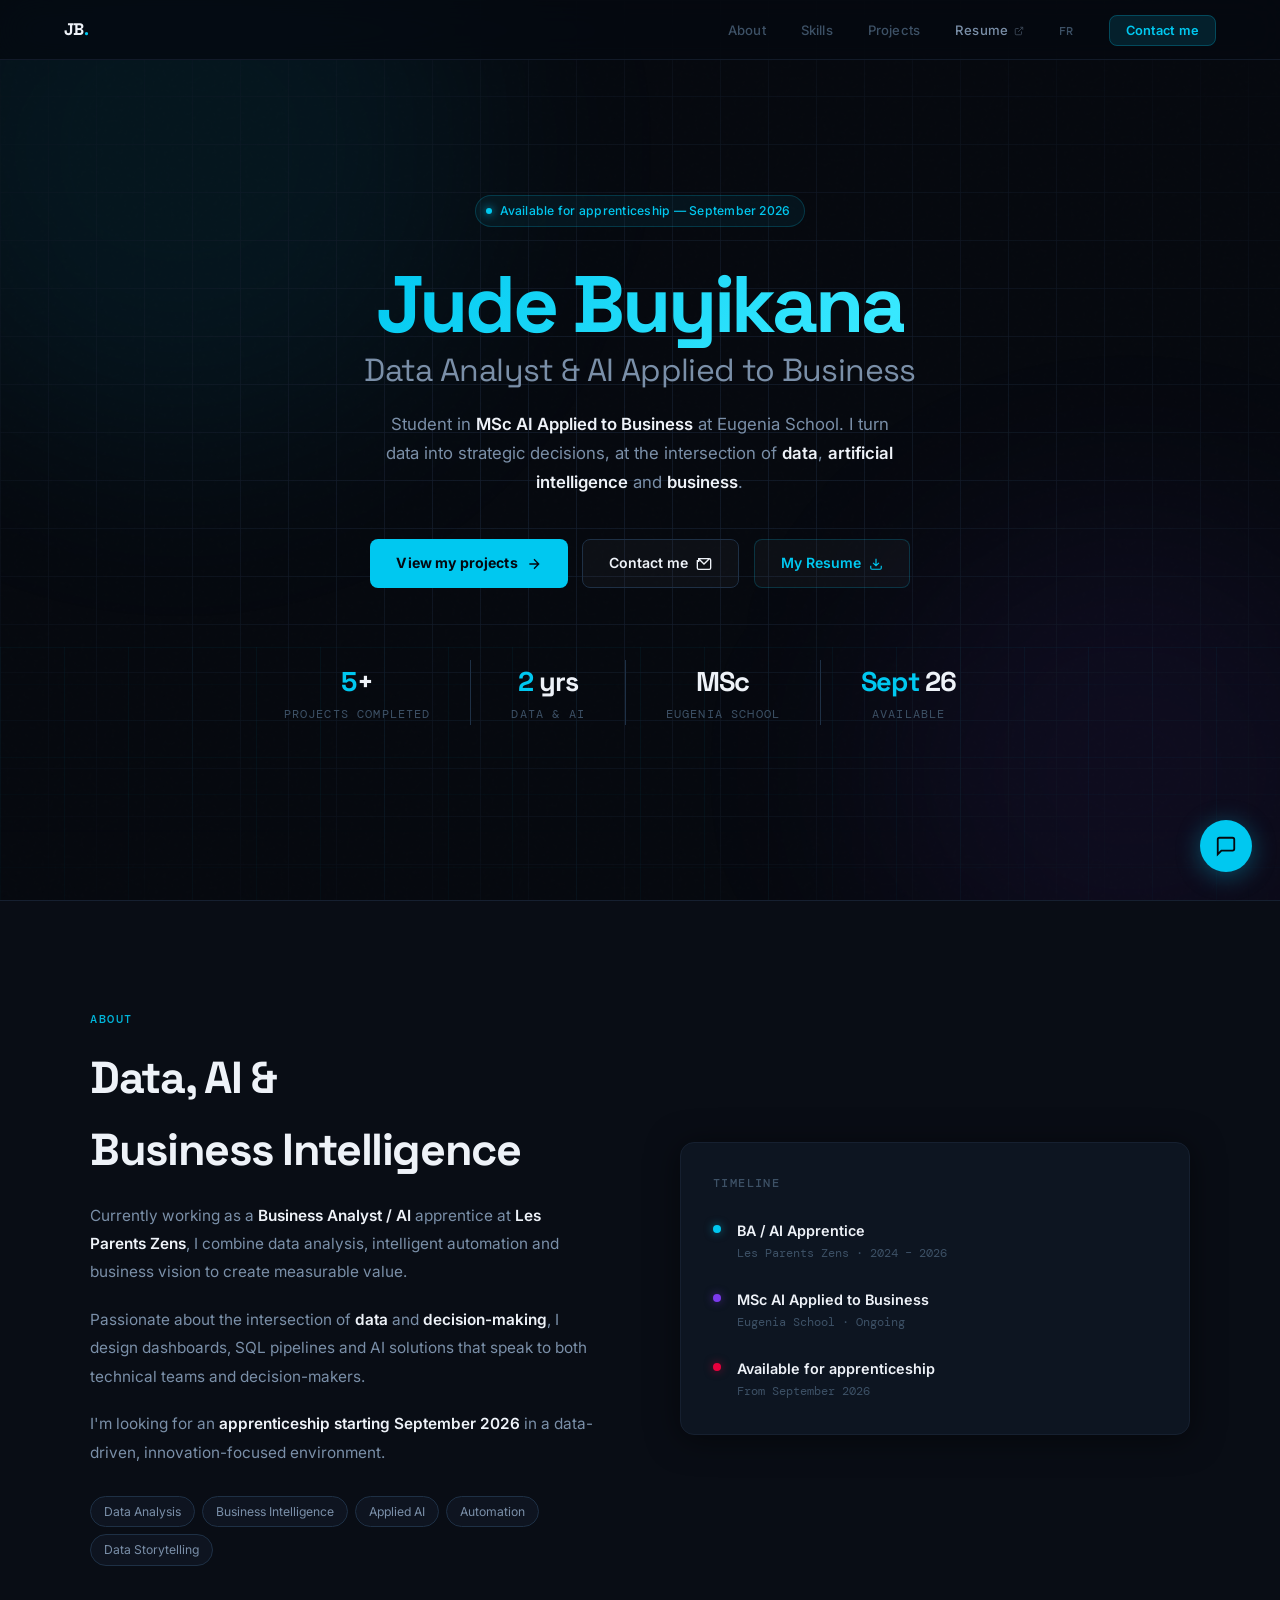
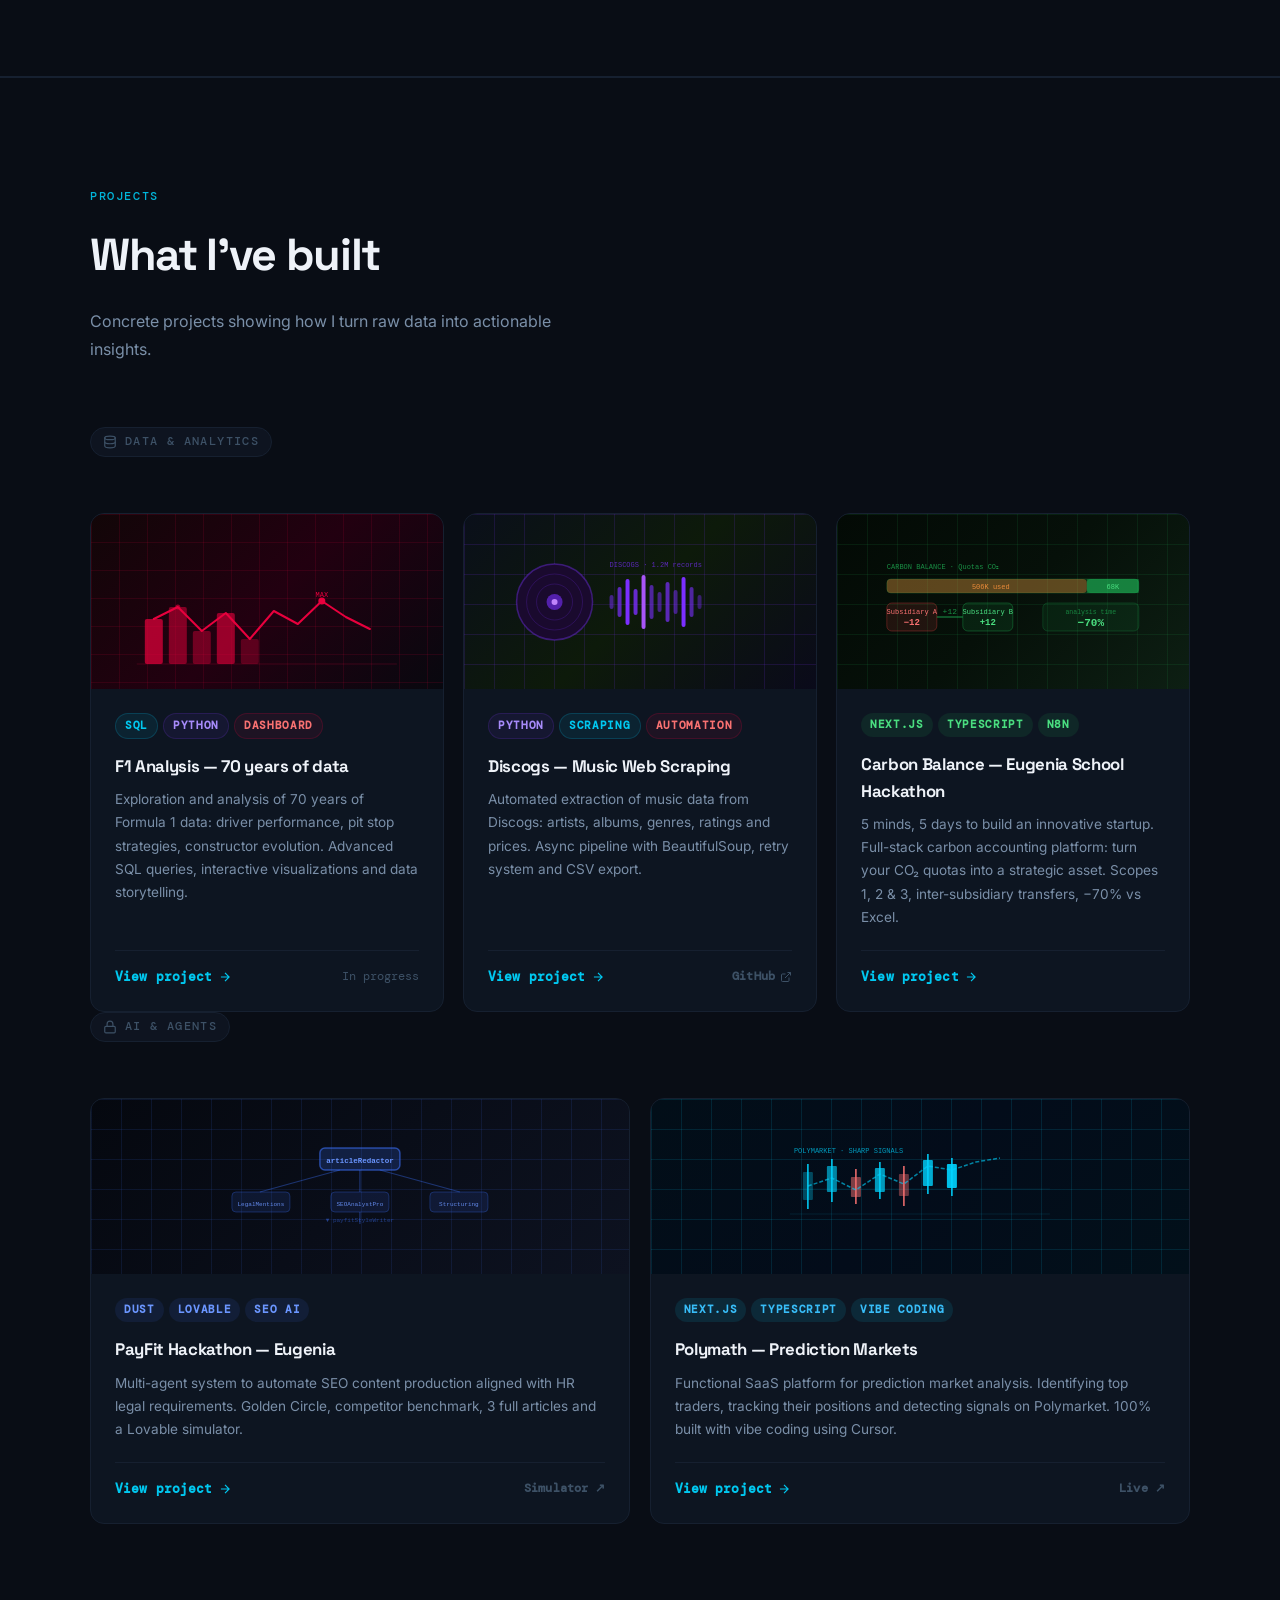
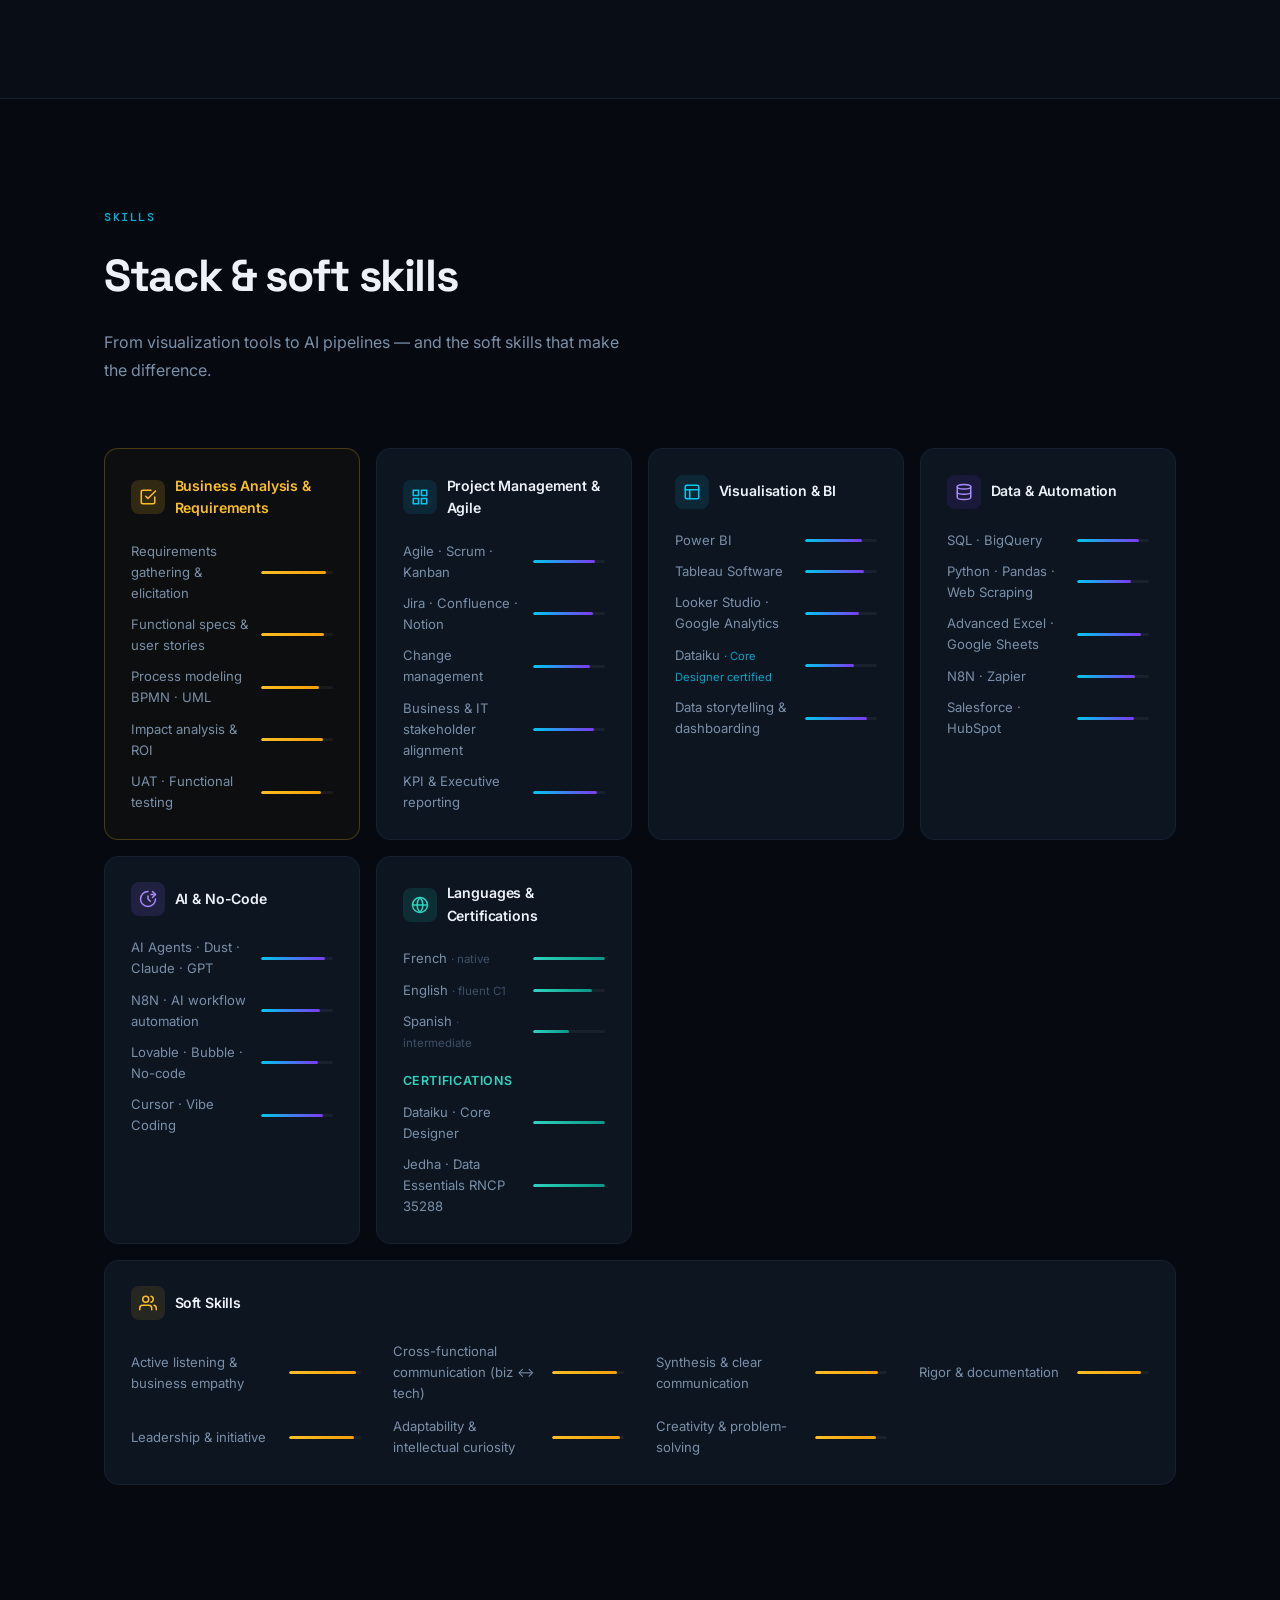
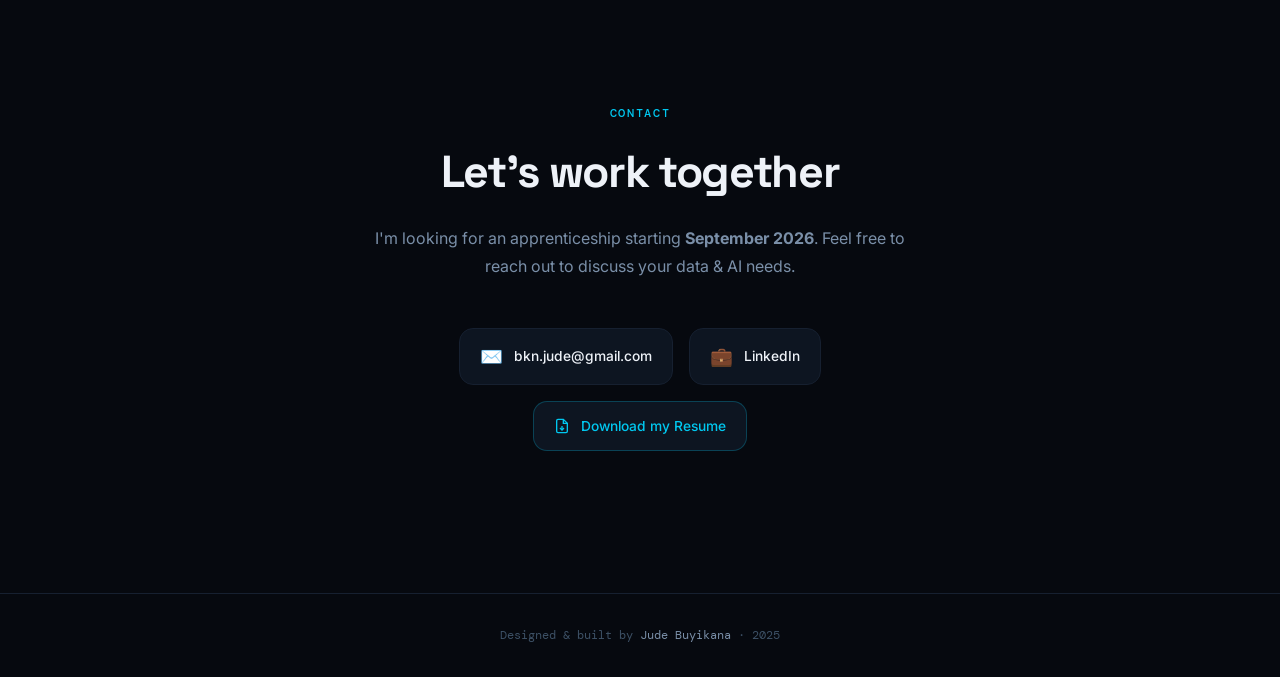
<file: index-en.html>
<!DOCTYPE html>
<html lang="en">
<head>
  <meta charset="UTF-8" />
  <meta name="viewport" content="width=device-width, initial-scale=1.0" />
  <title>Jude Buyikana — Data Analyst & AI</title>
  <link rel="preconnect" href="https://fonts.googleapis.com" />
  <link rel="preconnect" href="https://fonts.gstatic.com" crossorigin />
  <link href="https://fonts.googleapis.com/css2?family=Inter:wght@300;400;500;600;700;800&family=Space+Grotesk:wght@400;500;600;700&family=DM+Mono:wght@400;500&display=swap" rel="stylesheet" />
  <style>
    /* ===================== RESET & BASE ===================== */
    *, *::before, *::after { box-sizing: border-box; margin: 0; padding: 0; }

    :root {
      --bg:          #06090f;
      --bg2:         #090d15;
      --bg3:         #0e1420;
      --card:        #0d1521;
      --card2:       #111d2b;
      --border:      #162030;
      --border2:     #1e3045;
      --accent:      #00c8f0;
      --accent-dim:  rgba(0,200,240,0.12);
      --accent2:     #7c3aed;
      --accent2-dim: rgba(124,58,237,0.12);
      --red:         #e8003d;
      --text:        #eef2f8;
      --text2:       #7a8fa8;
      --text3:       #3d5166;
      --font:        'Inter', sans-serif;
      --font2:       'Space Grotesk', sans-serif;
      --font-mono:   'DM Mono', monospace;
      --radius:      14px;
      --radius-sm:   8px;
      --shadow:      0 4px 32px rgba(0,0,0,0.5);
      --shadow-glow: 0 0 40px rgba(0,200,240,0.08);
    }

    html { scroll-behavior: smooth; }

    body {
      background: var(--bg);
      color: var(--text);
      font-family: var(--font);
      line-height: 1.6;
      overflow-x: hidden;
    }

    a { color: inherit; text-decoration: none; }

    /* ===================== SCROLLBAR ===================== */
    ::-webkit-scrollbar { width: 5px; }
    ::-webkit-scrollbar-track { background: var(--bg); }
    ::-webkit-scrollbar-thumb { background: var(--border2); border-radius: 3px; }
    ::-webkit-scrollbar-thumb:hover { background: var(--text3); }

    /* ===================== NOISE ===================== */
    body::before {
      content: '';
      position: fixed;
      inset: 0;
      background-image: url("data:image/svg+xml,%3Csvg viewBox='0 0 256 256' xmlns='http://www.w3.org/2000/svg'%3E%3Cfilter id='noise'%3E%3CfeTurbulence type='fractalNoise' baseFrequency='0.9' numOctaves='4' stitchTiles='stitch'/%3E%3C/filter%3E%3Crect width='100%25' height='100%25' filter='url(%23noise)' opacity='0.03'/%3E%3C/svg%3E");
      pointer-events: none;
      z-index: 0;
      opacity: 0.35;
    }

    /* ===================== NAV ===================== */
    nav {
      position: fixed;
      top: 0; left: 0; right: 0;
      z-index: 100;
      padding: 0 5%;
      height: 60px;
      display: flex;
      align-items: center;
      justify-content: space-between;
      background: rgba(6, 9, 15, 0.8);
      backdrop-filter: blur(20px) saturate(180%);
      -webkit-backdrop-filter: blur(20px) saturate(180%);
      border-bottom: 1px solid rgba(22, 32, 48, 0.8);
    }

    .nav-logo {
      font-family: var(--font2);
      font-size: 1.05rem;
      font-weight: 700;
      letter-spacing: -0.03em;
      color: var(--text);
    }
    .nav-logo span { color: var(--accent); }

    .nav-links {
      display: flex;
      gap: 2.2rem;
      list-style: none;
    }
    .nav-links a {
      font-size: 0.82rem;
      font-weight: 500;
      color: var(--text3);
      transition: color 0.2s;
      letter-spacing: 0.01em;
    }
    .nav-links a:hover { color: var(--text); }

    .nav-cta {
      padding: 7px 16px;
      background: var(--accent-dim);
      border: 1px solid rgba(0,200,240,0.25);
      border-radius: var(--radius-sm);
      color: var(--accent) !important;
      font-size: 0.8rem !important;
      font-weight: 600 !important;
      letter-spacing: 0.01em;
      transition: background 0.2s, border-color 0.2s !important;
    }
    .nav-cta:hover {
      background: rgba(0,200,240,0.2) !important;
      border-color: rgba(0,200,240,0.5) !important;
    }

    /* ===================== HERO ===================== */
    #hero {
      min-height: 100vh;
      display: flex;
      align-items: center;
      justify-content: center;
      padding: 100px 5% 80px;
      position: relative;
      overflow: hidden;
    }

    /* grid background — plus fine, plus subtile */
    #hero::after {
      content: '';
      position: absolute;
      inset: 0;
      background-image:
        linear-gradient(rgba(22,32,48,0.7) 1px, transparent 1px),
        linear-gradient(90deg, rgba(22,32,48,0.7) 1px, transparent 1px);
      background-size: 48px 48px;
      opacity: 1;
      mask-image: radial-gradient(ellipse 75% 65% at 50% 50%, black 20%, transparent 100%);
    }

    /* orbs plus intenses */
    .orb {
      position: absolute;
      border-radius: 50%;
      filter: blur(100px);
      pointer-events: none;
    }
    .orb-1 {
      width: 600px; height: 600px;
      background: rgba(0, 200, 240, 0.07);
      top: -150px; left: -120px;
    }
    .orb-2 {
      width: 500px; height: 500px;
      background: rgba(124, 58, 237, 0.07);
      bottom: -120px; right: -100px;
    }

    .hero-content {
      position: relative;
      z-index: 1;
      max-width: 800px;
      text-align: center;
    }

    /* badge amélioré */
    .hero-badge {
      display: inline-flex;
      align-items: center;
      gap: 8px;
      padding: 5px 14px 5px 10px;
      border: 1px solid rgba(0,200,240,0.2);
      border-radius: 100px;
      font-size: 0.76rem;
      font-weight: 500;
      color: var(--accent);
      margin-bottom: 2.2rem;
      background: rgba(0,200,240,0.06);
      letter-spacing: 0.02em;
    }
    .hero-badge .dot {
      width: 6px; height: 6px;
      border-radius: 50%;
      background: var(--accent);
      animation: pulse 2.5s ease-in-out infinite;
      box-shadow: 0 0 8px var(--accent);
    }

    @keyframes pulse {
      0%, 100% { opacity: 1; transform: scale(1); box-shadow: 0 0 8px var(--accent); }
      50% { opacity: 0.6; transform: scale(0.75); box-shadow: 0 0 4px var(--accent); }
    }

    /* titre hero — plus grand, plus impactant */
    .hero-title {
      font-family: var(--font2);
      font-size: clamp(2.8rem, 7vw, 5rem);
      font-weight: 700;
      line-height: 1.05;
      letter-spacing: -0.04em;
      margin-bottom: 1.4rem;
    }

    .hero-title .name {
      background: linear-gradient(135deg, var(--accent) 0%, #38e8ff 50%, var(--accent) 100%);
      background-size: 200% auto;
      -webkit-background-clip: text;
      -webkit-text-fill-color: transparent;
      background-clip: text;
      animation: shimmer 4s linear infinite;
    }

    @keyframes shimmer {
      0% { background-position: 0% center; }
      100% { background-position: 200% center; }
    }

    .hero-title .role {
      display: block;
      font-size: clamp(1.3rem, 3vw, 2rem);
      font-weight: 400;
      color: var(--text2);
      margin-top: 0.5rem;
      letter-spacing: -0.02em;
    }

    .hero-desc {
      font-size: 1.05rem;
      color: var(--text2);
      max-width: 520px;
      margin: 0 auto 2.6rem;
      line-height: 1.75;
      font-weight: 400;
    }

    .hero-desc strong { color: var(--text); font-weight: 600; }

    .hero-actions {
      display: flex;
      gap: 0.9rem;
      justify-content: center;
      flex-wrap: wrap;
    }

    .btn-primary {
      padding: 12px 26px;
      background: var(--accent);
      color: #050810;
      border-radius: var(--radius-sm);
      font-weight: 700;
      font-size: 0.88rem;
      letter-spacing: 0.01em;
      transition: transform 0.2s, box-shadow 0.2s, opacity 0.2s;
      display: inline-flex;
      align-items: center;
      gap: 8px;
      box-shadow: 0 0 0 rgba(0,200,240,0);
    }
    .btn-primary:hover {
      transform: translateY(-2px);
      box-shadow: 0 6px 24px rgba(0,200,240,0.3);
      opacity: 0.95;
    }

    .btn-secondary {
      padding: 12px 26px;
      background: rgba(255,255,255,0.03);
      color: var(--text);
      border: 1px solid var(--border2);
      border-radius: var(--radius-sm);
      font-weight: 600;
      font-size: 0.88rem;
      transition: border-color 0.2s, background 0.2s, transform 0.2s;
      display: inline-flex;
      align-items: center;
      gap: 8px;
    }
    .btn-secondary:hover {
      border-color: var(--text3);
      background: rgba(255,255,255,0.05);
      transform: translateY(-2px);
    }

    /* stats — séparées par des lignes verticales */
    .hero-stats {
      display: flex;
      gap: 0;
      justify-content: center;
      margin-top: 4.5rem;
      flex-wrap: wrap;
    }

    .stat {
      text-align: center;
      padding: 0 2.5rem;
      border-right: 1px solid var(--border2);
    }
    .stat:last-child { border-right: none; }
    .stat:first-child { padding-left: 0; }

    .stat-value {
      font-family: var(--font2);
      font-size: 1.7rem;
      font-weight: 700;
      color: var(--text);
      letter-spacing: -0.03em;
    }
    .stat-value span { color: var(--accent); }
    .stat-label {
      font-size: 0.72rem;
      color: var(--text3);
      text-transform: uppercase;
      letter-spacing: 0.1em;
      margin-top: 3px;
      font-family: var(--font-mono);
    }

    /* ===================== SECTIONS COMMUNES ===================== */
    section {
      padding: 110px 5%;
      position: relative;
    }

    .section-label {
      font-family: var(--font-mono);
      font-size: 0.72rem;
      font-weight: 500;
      letter-spacing: 0.14em;
      text-transform: uppercase;
      color: var(--accent);
      margin-bottom: 0.8rem;
      opacity: 0.9;
    }

    .section-title {
      font-family: var(--font2);
      font-size: clamp(1.9rem, 3.5vw, 2.8rem);
      font-weight: 700;
      letter-spacing: -0.03em;
      margin-bottom: 1rem;
      color: var(--text);
    }

    .section-desc {
      color: var(--text2);
      font-size: 1rem;
      max-width: 520px;
      line-height: 1.75;
    }

    .section-header {
      margin-bottom: 4rem;
    }

    /* ===================== ABOUT ===================== */
    #about {
      background: var(--bg2);
      border-top: 1px solid var(--border);
      border-bottom: 1px solid var(--border);
    }

    .about-grid {
      display: grid;
      grid-template-columns: 1fr 1fr;
      gap: 5rem;
      align-items: center;
      max-width: 1100px;
      margin: 0 auto;
    }

    .about-text p {
      color: var(--text2);
      line-height: 1.85;
      margin-bottom: 1.2rem;
      font-size: 0.96rem;
    }

    .about-text p strong { color: var(--text); font-weight: 600; }

    .about-tags {
      display: flex;
      flex-wrap: wrap;
      gap: 7px;
      margin-top: 1.8rem;
    }

    .tag {
      padding: 5px 13px;
      border: 1px solid var(--border2);
      border-radius: 100px;
      font-size: 0.76rem;
      color: var(--text2);
      background: var(--bg3);
      transition: border-color 0.2s, color 0.2s;
    }
    .tag:hover { border-color: var(--accent); color: var(--accent); }

    .about-card {
      background: var(--card);
      border: 1px solid var(--border);
      border-radius: var(--radius);
      padding: 2rem;
      box-shadow: var(--shadow);
    }

    .about-card-title {
      font-family: var(--font-mono);
      font-size: 0.72rem;
      font-weight: 500;
      text-transform: uppercase;
      letter-spacing: 0.12em;
      color: var(--text3);
      margin-bottom: 1.6rem;
    }

    .timeline {
      display: flex;
      flex-direction: column;
      gap: 1.5rem;
    }

    .timeline-item {
      display: flex;
      gap: 1rem;
      align-items: flex-start;
    }

    .timeline-dot {
      width: 8px;
      height: 8px;
      border-radius: 50%;
      background: var(--accent);
      margin-top: 6px;
      flex-shrink: 0;
      box-shadow: 0 0 8px rgba(0,200,240,0.5);
    }

    .timeline-dot.purple { background: var(--accent2); box-shadow: 0 0 8px rgba(124,58,237,0.5); }
    .timeline-dot.red { background: var(--red); box-shadow: 0 0 8px rgba(232,0,61,0.5); }

    .timeline-title {
      font-weight: 600;
      font-size: 0.9rem;
      margin-bottom: 2px;
      color: var(--text);
    }

    .timeline-sub {
      font-size: 0.78rem;
      color: var(--text3);
      font-family: var(--font-mono);
    }

    /* ===================== COMPÉTENCES ===================== */
    #skills {
      max-width: 1200px;
      margin: 0 auto;
    }

    #skills > * { max-width: 1200px; }

    .skills-grid {
      display: grid;
      grid-template-columns: repeat(auto-fit, minmax(250px, 1fr));
      gap: 1rem;
    }

    .skill-category {
      background: var(--card);
      border: 1px solid var(--border);
      border-radius: var(--radius);
      padding: 1.6rem;
      transition: border-color 0.3s, transform 0.3s, box-shadow 0.3s;
      position: relative;
      overflow: hidden;
    }

    /* effet glow interne au hover */
    .skill-category::before {
      content: '';
      position: absolute;
      inset: 0;
      background: radial-gradient(ellipse at top left, rgba(0,200,240,0.05) 0%, transparent 60%);
      opacity: 0;
      transition: opacity 0.3s;
      pointer-events: none;
    }

    .skill-category:hover {
      border-color: var(--border2);
      transform: translateY(-4px);
      box-shadow: 0 12px 40px rgba(0,0,0,0.4), 0 0 0 1px rgba(0,200,240,0.08);
    }

    .skill-category:hover::before { opacity: 1; }

    .skill-cat-header {
      display: flex;
      align-items: center;
      gap: 10px;
      margin-bottom: 1.3rem;
    }

    .skill-icon {
      width: 34px; height: 34px;
      border-radius: var(--radius-sm);
      display: flex;
      align-items: center;
      justify-content: center;
      flex-shrink: 0;
    }

    .skill-icon.blue   { background: rgba(0,200,240,0.1); color: var(--accent); }
    .skill-icon.purple { background: rgba(124,58,237,0.12); color: #a78bfa; }
    .skill-icon.green  { background: rgba(34,197,94,0.1); color: #4ade80; }
    .skill-icon.red    { background: rgba(232,0,61,0.1); color: #f87171; }

    .skill-cat-name {
      font-weight: 600;
      font-size: 0.88rem;
      color: var(--text);
      letter-spacing: -0.01em;
    }

    .skill-items {
      display: flex;
      flex-direction: column;
      gap: 0.65rem;
    }

    .skill-item {
      display: flex;
      align-items: center;
      justify-content: space-between;
      font-size: 0.82rem;
      gap: 0.8rem;
    }

    .skill-name { color: var(--text2); flex: 1; }

    .skill-bar-wrap {
      width: 72px;
      height: 3px;
      background: rgba(255,255,255,0.05);
      border-radius: 2px;
      overflow: hidden;
      flex-shrink: 0;
    }

    .skill-bar {
      height: 100%;
      border-radius: 2px;
      background: linear-gradient(90deg, var(--accent), var(--accent2));
      transition: width 1.2s cubic-bezier(0.4,0,0.2,1);
    }

    /* ===================== PROJETS ===================== */
    #projects {
      background: var(--bg2);
      border-top: 1px solid var(--border);
      border-bottom: 1px solid var(--border);
    }

    .projects-grid {
      display: grid;
      grid-template-columns: repeat(auto-fit, minmax(320px, 1fr));
      gap: 1.2rem;
      max-width: 1100px;
      margin: 0 auto;
    }

    .project-card {
      background: var(--card);
      border: 1px solid var(--border);
      border-radius: var(--radius);
      overflow: hidden;
      transition: border-color 0.3s, transform 0.3s, box-shadow 0.3s;
      display: flex;
      flex-direction: column;
      position: relative;
    }

    /* ligne colorée en haut au hover */
    .project-card::after {
      content: '';
      position: absolute;
      top: 0; left: 0; right: 0;
      height: 2px;
      background: linear-gradient(90deg, var(--accent), var(--accent2));
      opacity: 0;
      transition: opacity 0.3s;
    }

    .project-card:hover {
      border-color: var(--border2);
      transform: translateY(-5px);
      box-shadow: 0 16px 48px rgba(0,0,0,0.5), 0 0 0 1px rgba(0,200,240,0.06);
    }

    .project-card:hover::after { opacity: 1; }

    .project-img {
      height: 175px;
      display: flex;
      align-items: center;
      justify-content: center;
      font-size: 3.5rem;
      position: relative;
      overflow: hidden;
    }

    .project-img.f1 {
      background: linear-gradient(135deg, #120608 0%, #220010 50%, #08080f 100%);
    }

    .project-img-grid {
      position: absolute;
      inset: 0;
      background-image:
        linear-gradient(rgba(232,0,61,0.12) 1px, transparent 1px),
        linear-gradient(90deg, rgba(232,0,61,0.12) 1px, transparent 1px);
      background-size: 28px 28px;
    }

    .project-img-emoji {
      position: relative;
      z-index: 1;
      filter: drop-shadow(0 0 20px rgba(232,0,61,0.5));
    }

    .project-body {
      padding: 1.5rem;
      flex: 1;
      display: flex;
      flex-direction: column;
    }

    .project-tags {
      display: flex;
      flex-wrap: wrap;
      gap: 5px;
      margin-bottom: 0.85rem;
    }

    .project-tag {
      padding: 3px 9px;
      border-radius: 100px;
      font-size: 0.7rem;
      font-weight: 600;
      text-transform: uppercase;
      letter-spacing: 0.06em;
      font-family: var(--font-mono);
    }

    .project-tag.sql    { background: rgba(0,200,240,0.08); color: var(--accent); border: 1px solid rgba(0,200,240,0.18); }
    .project-tag.python { background: rgba(124,58,237,0.08); color: #a78bfa; border: 1px solid rgba(124,58,237,0.18); }
    .project-tag.bi     { background: rgba(232,0,61,0.08); color: #f87171; border: 1px solid rgba(232,0,61,0.18); }

    .project-title {
      font-family: var(--font2);
      font-size: 1.05rem;
      font-weight: 700;
      margin-bottom: 0.55rem;
      letter-spacing: -0.02em;
      color: var(--text);
    }

    .project-desc {
      font-size: 0.85rem;
      color: var(--text2);
      line-height: 1.7;
      flex: 1;
    }

    .project-footer {
      display: flex;
      align-items: center;
      justify-content: space-between;
      margin-top: 1.3rem;
      padding-top: 1rem;
      border-top: 1px solid var(--border);
    }

    .project-link {
      display: inline-flex;
      align-items: center;
      gap: 5px;
      font-size: 0.8rem;
      font-weight: 600;
      color: var(--accent);
      transition: gap 0.2s, opacity 0.2s;
      font-family: var(--font-mono);
      letter-spacing: 0.01em;
    }

    .project-link:hover { gap: 9px; opacity: 0.85; }

    .project-wip {
      font-size: 0.72rem;
      color: var(--text3);
      font-family: var(--font-mono);
    }

    /* ===================== CONTACT ===================== */
    #contact {
      text-align: center;
      max-width: 680px;
      margin: 0 auto;
    }

    #contact .section-desc {
      max-width: 100%;
      margin: 0 auto 3rem;
    }

    .contact-links {
      display: flex;
      gap: 1rem;
      justify-content: center;
      flex-wrap: wrap;
      margin-bottom: 2rem;
    }

    .contact-card {
      display: flex;
      align-items: center;
      gap: 11px;
      padding: 13px 20px;
      background: var(--card);
      border: 1px solid var(--border);
      border-radius: var(--radius);
      font-size: 0.86rem;
      font-weight: 500;
      transition: border-color 0.25s, transform 0.25s, box-shadow 0.25s;
    }

    .contact-card:hover {
      border-color: var(--border2);
      transform: translateY(-3px);
      box-shadow: 0 8px 28px rgba(0,0,0,0.4);
    }

    .contact-icon {
      font-size: 1.15rem;
    }

    /* ===================== FOOTER ===================== */
    footer {
      border-top: 1px solid var(--border);
      padding: 2rem 5%;
      text-align: center;
      font-size: 0.76rem;
      color: var(--text3);
      font-family: var(--font-mono);
    }

    footer span { color: var(--text2); }

    /* ===================== ANIMATIONS ===================== */
    .fade-in {
      opacity: 0;
      transform: translateY(20px);
      transition: opacity 0.65s cubic-bezier(0.4,0,0.2,1), transform 0.65s cubic-bezier(0.4,0,0.2,1);
    }

    .fade-in.visible {
      opacity: 1;
      transform: translateY(0);
    }

    /* stagger pour les enfants directs de grilles */
    .projects-grid .project-card:nth-child(2) { transition-delay: 0.08s; }
    .projects-grid .project-card:nth-child(3) { transition-delay: 0.16s; }
    .projects-grid .project-card:nth-child(4) { transition-delay: 0.24s; }
    .projects-grid .project-card:nth-child(5) { transition-delay: 0.32s; }
    .skills-grid .skill-category:nth-child(2) { transition-delay: 0.06s; }
    .skills-grid .skill-category:nth-child(3) { transition-delay: 0.12s; }
    .skills-grid .skill-category:nth-child(4) { transition-delay: 0.18s; }
    .skills-grid .skill-category:nth-child(5) { transition-delay: 0.24s; }

    /* ===================== RESPONSIVE ===================== */
    @media (max-width: 768px) {
      .nav-links { display: none; }
      .about-grid { grid-template-columns: 1fr; gap: 2.5rem; }
      .hero-stats { gap: 0; }
      .stat { padding: 0 1.2rem; }
      .hero-title { font-size: clamp(2.2rem, 9vw, 3rem); }
    }
    /* ===================== PROJETS SUBSECTIONS ===================== */
    .projects-subsection-label {
      display: inline-flex;
      align-items: center;
      gap: 8px;
      font-family: var(--font-mono);
      font-size: 0.72rem;
      font-weight: 500;
      letter-spacing: 0.12em;
      text-transform: uppercase;
      color: var(--text3);
      padding: 5px 12px;
      border: 1px solid var(--border);
      border-radius: 100px;
      background: var(--bg3);
      margin-bottom: 0;
    }
      .hero-grid-3d { position: fixed; inset: 0; overflow: hidden; pointer-events: none; z-index: 0; }
    .hero-grid-3d-inner { position: absolute; width: 220%; height: 220%; top: 25%; left: -60%; background-image: linear-gradient(rgba(0,200,240,0.05) 1px, transparent 1px), linear-gradient(90deg, rgba(0,200,240,0.05) 1px, transparent 1px); background-size: 64px 64px; transform: rotateX(55deg); animation: grid-scroll 18s linear infinite; mask-image: radial-gradient(ellipse 80% 55% at 50% 0%, black 20%, transparent 75%); }
    @keyframes grid-scroll { 0% { background-position: 0 0; } 100% { background-position: 0 64px; } }
</style>
</head>
<body>
<div class="hero-grid-3d"><div class="hero-grid-3d-inner"></div></div>

  <!-- ============ NAV ============ -->
  <nav>
    <div class="nav-logo">JB<span>.</span></div>
    <ul class="nav-links">
      <li><a href="#about">About</a></li>
      <li><a href="#skills">Skills</a></li>
      <li><a href="#projects">Projects</a></li>
      <li><a href="assets/CV_Jude_Buyikana.pdf" target="_blank" style="color:var(--text2);">Resume
        <svg width="10" height="10" fill="none" stroke="currentColor" stroke-width="2" viewBox="0 0 24 24" style="opacity:0.5;vertical-align:middle;margin-left:2px;"><path d="M18 13v6a2 2 0 01-2 2H5a2 2 0 01-2-2V8a2 2 0 012-2h6M15 3h6v6M10 14L21 3"/></svg>
      </a></li>
      <li><a href="index.html" style="color:var(--text3);font-family:var(--font-mono);font-size:0.75rem;">FR</a></li>
      <li><a href="#contact" class="nav-cta">Contact me</a></li>
    </ul>
  </nav>

  <!-- ============ HERO ============ -->
  <section id="hero">
    <div class="orb orb-1"></div>
    <div class="orb orb-2"></div>

    <div class="hero-content">
      <div class="hero-badge">
        <span class="dot"></span>
        Available for apprenticeship — September 2026
      </div>

      <h1 class="hero-title">
        <span class="name">Jude Buyikana</span>
        <span class="role">Data Analyst &amp; AI Applied to Business</span>
      </h1>

      <p class="hero-desc">
        Student in <strong>MSc AI Applied to Business</strong> at Eugenia School.
        I turn data into strategic decisions, at the intersection of
        <strong>data</strong>, <strong>artificial intelligence</strong> and <strong>business</strong>.
      </p>

      <div class="hero-actions">
        <a href="#projects" class="btn-primary">
          View my projects
          <svg width="16" height="16" fill="none" stroke="currentColor" stroke-width="2" viewBox="0 0 24 24"><path d="M5 12h14M12 5l7 7-7 7"/></svg>
        </a>
        <a href="#contact" class="btn-secondary">
          Contact me
          <svg width="16" height="16" fill="none" stroke="currentColor" stroke-width="2" viewBox="0 0 24 24"><path d="M4 4h16c1.1 0 2 .9 2 2v12c0 1.1-.9 2-2 2H4c-1.1 0-2-.9-2-2V6c0 1.1.9 2 2 2zm0 0l8 8 8-8"/></svg>
        </a>
        <a href="assets/CV_Jude_Buyikana.pdf" target="_blank" class="btn-secondary" style="border-color:rgba(0,200,240,0.2);color:var(--accent);">
          My Resume
          <svg width="14" height="14" fill="none" stroke="currentColor" stroke-width="2" viewBox="0 0 24 24"><path d="M21 15v4a2 2 0 01-2 2H5a2 2 0 01-2-2v-4M7 10l5 5 5-5M12 15V3"/></svg>
        </a>
      </div>

      <div class="hero-stats">
        <div class="stat">
          <div class="stat-value"><span>5</span>+</div>
          <div class="stat-label">Projects completed</div>
        </div>
        <div class="stat">
          <div class="stat-value"><span>2</span> yrs</div>
          <div class="stat-label">Data & AI</div>
        </div>
        <div class="stat">
          <div class="stat-value">MSc</div>
          <div class="stat-label">Eugenia School</div>
        </div>
        <div class="stat">
          <div class="stat-value"><span>Sept</span> 26</div>
          <div class="stat-label">Available</div>
        </div>
      </div>
    </div>
  </section>

  <!-- ============ ABOUT ============ -->
  <section id="about">
    <div class="about-grid">
      <div class="about-text fade-in">
        <div class="section-label">About</div>
        <h2 class="section-title">Data, AI &amp;<br/>Business Intelligence</h2>
        <p>
          Currently working as a <strong>Business Analyst / AI</strong> apprentice at <strong>Les Parents Zens</strong>,
          I combine data analysis, intelligent automation and business vision
          to create measurable value.
        </p>
        <p>
          Passionate about the intersection of <strong>data</strong> and <strong>decision-making</strong>,
          I design dashboards, SQL pipelines and AI solutions that speak to both technical teams and decision-makers.
        </p>
        <p>
          I'm looking for an <strong>apprenticeship starting September 2026</strong>
          in a data-driven, innovation-focused environment.
        </p>
        <div class="about-tags">
          <span class="tag">Data Analysis</span>
          <span class="tag">Business Intelligence</span>
          <span class="tag">Applied AI</span>
          <span class="tag">Automation</span>
          <span class="tag">Data Storytelling</span>
        </div>
      </div>

      <div class="about-card fade-in">
        <div class="about-card-title">Timeline</div>
        <div class="timeline">
          <div class="timeline-item">
            <div class="timeline-dot"></div>
            <div>
              <div class="timeline-title">BA / AI Apprentice</div>
              <div class="timeline-sub">Les Parents Zens · 2024 – 2026</div>
            </div>
          </div>
          <div class="timeline-item">
            <div class="timeline-dot purple"></div>
            <div>
              <div class="timeline-title">MSc AI Applied to Business</div>
              <div class="timeline-sub">Eugenia School · Ongoing</div>
            </div>
          </div>
          <div class="timeline-item">
            <div class="timeline-dot red"></div>
            <div>
              <div class="timeline-title">Available for apprenticeship</div>
              <div class="timeline-sub">From September 2026</div>
            </div>
          </div>
        </div>
      </div>
    </div>
  </section>

  <!-- ============ COMPÉTENCES ============ -->
  <!-- ============ PROJETS ============ -->
  <section id="projects">
    <div class="section-header fade-in" style="max-width:1100px;margin:0 auto 4rem;">
      <div class="section-label">Projects</div>
      <h2 class="section-title">What I've built</h2>
      <p class="section-desc">Concrete projects showing how I turn raw data into actionable insights.</p>
    </div>

    <!-- Sous-section Data -->
    <div class="projects-subsection fade-in" style="max-width:1100px;margin:0 auto 3.5rem;">
      <div class="projects-subsection-label">
        <svg width="14" height="14" viewBox="0 0 24 24" fill="none" stroke="currentColor" stroke-width="2" stroke-linecap="round" stroke-linejoin="round"><ellipse cx="12" cy="5" rx="9" ry="3"/><path d="M3 5v14c0 1.66 4 3 9 3s9-1.34 9-3V5"/><path d="M3 12c0 1.66 4 3 9 3s9-1.34 9-3"/></svg>
        Data &amp; Analytics
      </div>
    </div>
    <div class="projects-grid">
      <!-- Projet F1 -->
      <div class="project-card fade-in">
        <div class="project-img f1" style="overflow:hidden;display:flex;align-items:flex-end;justify-content:center;padding-bottom:20px;">
          <div class="project-img-grid"></div>
          <!-- Mini chart F1 -->
          <svg width="88%" height="80" viewBox="0 0 260 80" fill="none" xmlns="http://www.w3.org/2000/svg" style="position:relative;z-index:1;">
            <!-- axes -->
            <line x1="0" y1="75" x2="260" y2="75" stroke="rgba(232,0,61,0.2)" stroke-width="1"/>
            <!-- bars constructeurs -->
            <rect x="8"  y="30" width="18" height="45" fill="rgba(232,0,61,0.7)" rx="2"/>
            <rect x="32" y="18" width="18" height="57" fill="rgba(232,0,61,0.5)" rx="2"/>
            <rect x="56" y="42" width="18" height="33" fill="rgba(232,0,61,0.4)" rx="2"/>
            <rect x="80" y="24" width="18" height="51" fill="rgba(232,0,61,0.6)" rx="2"/>
            <rect x="104" y="50" width="18" height="25" fill="rgba(232,0,61,0.3)" rx="2"/>
            <!-- line perf -->
            <polyline points="17,30 41,18 65,42 89,24 113,50 137,22 161,35 185,12 209,28 233,40" stroke="#e8003d" stroke-width="2" fill="none" stroke-linecap="round" stroke-linejoin="round"/>
            <!-- dots -->
            <circle cx="185" cy="12" r="3.5" fill="#e8003d"/>
            <circle cx="41"  cy="18" r="2.5" fill="rgba(232,0,61,0.6)"/>
            <!-- label -->
            <text x="185" y="8" fill="#e8003d" font-size="7" font-family="monospace" text-anchor="middle">MAX</text>
          </svg>
        </div>
        <div class="project-body">
          <div class="project-tags">
            <span class="project-tag sql">SQL</span>
            <span class="project-tag python">Python</span>
            <span class="project-tag bi">Dashboard</span>
          </div>
          <div class="project-title">F1 Analysis — 70 years of data</div>
          <p class="project-desc">
            Exploration and analysis of 70 years of Formula 1 data: driver performance,
            pit stop strategies, constructor evolution. Advanced SQL queries,
            interactive visualizations and data storytelling.
          </p>
          <div class="project-footer">
            <a href="f1.html" class="project-link">
              View project
              <svg width="14" height="14" fill="none" stroke="currentColor" stroke-width="2" viewBox="0 0 24 24"><path d="M5 12h14M12 5l7 7-7 7"/></svg>
            </a>
            <span class="project-wip">In progress</span>
          </div>
        </div>
      </div>
      <!-- Projet Discogs -->
      <div class="project-card fade-in">
        <div class="project-img" style="background:linear-gradient(135deg,#0a0f1a,#0d1a0a,#0a0a1a);overflow:hidden;display:flex;align-items:center;justify-content:center;">
          <div class="project-img-grid" style="background-image:linear-gradient(rgba(123,47,255,0.15) 1px,transparent 1px),linear-gradient(90deg,rgba(123,47,255,0.15) 1px,transparent 1px);background-size:30px 30px;"></div>
          <!-- Vinyl record + waveform -->
          <svg width="85%" height="90" viewBox="0 0 260 90" fill="none" xmlns="http://www.w3.org/2000/svg" style="position:relative;z-index:1;">
            <!-- Vinyl -->
            <circle cx="45" cy="45" r="38" fill="#1a0a2e" stroke="rgba(123,47,255,0.4)" stroke-width="1.5"/>
            <circle cx="45" cy="45" r="28" fill="none" stroke="rgba(123,47,255,0.2)" stroke-width="1"/>
            <circle cx="45" cy="45" r="18" fill="none" stroke="rgba(123,47,255,0.2)" stroke-width="1"/>
            <circle cx="45" cy="45" r="8"  fill="#7b2fff" opacity="0.6"/>
            <circle cx="45" cy="45" r="3"  fill="#c084fc"/>
            <!-- Waveform bars -->
            <rect x="100" y="38" width="4" height="14" fill="rgba(123,47,255,0.5)" rx="2"/>
            <rect x="108" y="30" width="4" height="30" fill="rgba(123,47,255,0.7)" rx="2"/>
            <rect x="116" y="22" width="4" height="46" fill="#7b2fff" rx="2"/>
            <rect x="124" y="32" width="4" height="26" fill="rgba(123,47,255,0.8)" rx="2"/>
            <rect x="132" y="18" width="4" height="54" fill="#a855f7" rx="2"/>
            <rect x="140" y="28" width="4" height="34" fill="rgba(123,47,255,0.6)" rx="2"/>
            <rect x="148" y="35" width="4" height="20" fill="rgba(123,47,255,0.5)" rx="2"/>
            <rect x="156" y="25" width="4" height="40" fill="rgba(123,47,255,0.7)" rx="2"/>
            <rect x="164" y="33" width="4" height="24" fill="rgba(123,47,255,0.5)" rx="2"/>
            <rect x="172" y="20" width="4" height="50" fill="#7b2fff" rx="2"/>
            <rect x="180" y="30" width="4" height="30" fill="rgba(123,47,255,0.6)" rx="2"/>
            <rect x="188" y="38" width="4" height="14" fill="rgba(123,47,255,0.4)" rx="2"/>
            <!-- label -->
            <text x="100" y="10" fill="rgba(123,47,255,0.7)" font-size="7" font-family="monospace">DISCOGS · 1.2M records</text>
          </svg>
        </div>
        <div class="project-body">
          <div class="project-tags">
            <span class="project-tag python">Python</span>
            <span class="project-tag sql">Scraping</span>
            <span class="project-tag bi">Automation</span>
          </div>
          <div class="project-title">Discogs — Music Web Scraping</div>
          <p class="project-desc">
            Automated extraction of music data from Discogs: artists, albums, genres,
            ratings and prices. Async pipeline with BeautifulSoup, retry system and CSV export.
          </p>
          <div class="project-footer">
            <a href="discogs.html" class="project-link">
              View project
              <svg width="14" height="14" fill="none" stroke="currentColor" stroke-width="2" viewBox="0 0 24 24"><path d="M5 12h14M12 5l7 7-7 7"/></svg>
            </a>
            <a href="https://github.com/jeanlisek/Python-Scrapping-Project-DISCOGS" target="_blank" class="project-link" style="font-size:0.78rem;color:var(--text3);">
              GitHub
              <svg width="12" height="12" fill="none" stroke="currentColor" stroke-width="2" viewBox="0 0 24 24"><path d="M18 13v6a2 2 0 01-2 2H5a2 2 0 01-2-2V8a2 2 0 012-2h6M15 3h6v6M10 14L21 3"/></svg>
            </a>
          </div>
        </div>
      </div>
      <!-- Projet Carbon Balance -->
      <div class="project-card fade-in">
        <div class="project-img" style="background:linear-gradient(135deg,#030a05,#061009,#0d1f13);overflow:hidden;display:flex;align-items:center;justify-content:center;">
          <div class="project-img-grid" style="background-image:linear-gradient(rgba(34,197,94,0.10) 1px,transparent 1px),linear-gradient(90deg,rgba(34,197,94,0.10) 1px,transparent 1px);background-size:30px 30px;"></div>
          <!-- CO2 quota gauge -->
          <svg width="88%" height="85" viewBox="0 0 260 85" fill="none" xmlns="http://www.w3.org/2000/svg" style="position:relative;z-index:1;">
            <!-- label -->
            <text x="4" y="10" fill="rgba(34,197,94,0.7)" font-size="7" font-family="monospace">CARBON BALANCE · Quotas CO₂</text>
            <!-- quota bar total -->
            <rect x="4"  y="20" width="252" height="14" rx="4" fill="rgba(34,197,94,0.08)" stroke="rgba(34,197,94,0.2)" stroke-width="1"/>
            <!-- quota used (89%) -->
            <rect x="4"  y="20" width="200" height="14" rx="4" fill="rgba(251,146,60,0.35)"/>
            <text x="108" y="30" fill="rgba(251,146,60,0.9)" font-size="7" font-family="monospace" text-anchor="middle">506K used</text>
            <!-- quota rest -->
            <rect x="204" y="20" width="52"  height="14" rx="0" fill="rgba(34,197,94,0.35)"/>
            <rect x="204" y="20" width="52"  height="14" rx="4" fill="rgba(34,197,94,0.35)" style="border-radius:0 4px 4px 0"/>
            <text x="230" y="30" fill="#4ade80" font-size="7" font-family="monospace" text-anchor="middle">68K</text>
            <!-- filiales -->
            <rect x="4"  y="44" width="50" height="28" rx="5" fill="rgba(239,68,68,0.12)" stroke="rgba(239,68,68,0.3)" stroke-width="1"/>
            <text x="29" y="55" fill="#f87171" font-size="7" font-family="monospace" text-anchor="middle">Subsidiary A</text>
            <text x="29" y="66" fill="#f87171" font-size="9" font-family="monospace" text-anchor="middle" font-weight="bold">−12</text>
            <line x1="54" y1="58" x2="80" y2="58" stroke="rgba(34,197,94,0.5)" stroke-width="1.5"/>
            <text x="67" y="55" fill="rgba(34,197,94,0.7)" font-size="8" font-family="monospace" text-anchor="middle">+12</text>
            <rect x="80" y="44" width="50" height="28" rx="5" fill="rgba(34,197,94,0.1)" stroke="rgba(34,197,94,0.3)" stroke-width="1"/>
            <text x="105" y="55" fill="#4ade80" font-size="7" font-family="monospace" text-anchor="middle">Subsidiary B</text>
            <text x="105" y="66" fill="#4ade80" font-size="9" font-family="monospace" text-anchor="middle" font-weight="bold">+12</text>
            <!-- metric -->
            <rect x="160" y="44" width="96" height="28" rx="5" fill="rgba(34,197,94,0.08)" stroke="rgba(34,197,94,0.2)" stroke-width="1"/>
            <text x="208" y="55" fill="rgba(34,197,94,0.6)" font-size="6.5" font-family="monospace" text-anchor="middle">analysis time</text>
            <text x="208" y="67" fill="#4ade80" font-size="11" font-family="monospace" text-anchor="middle" font-weight="bold">−70%</text>
          </svg>
        </div>
        <div class="project-body">
          <div class="project-tags">
            <span class="project-tag" style="background:rgba(34,197,94,0.1);color:#4ade80;border-color:rgba(34,197,94,0.2);">Next.js</span>
            <span class="project-tag" style="background:rgba(34,197,94,0.1);color:#4ade80;border-color:rgba(34,197,94,0.2);">TypeScript</span>
            <span class="project-tag" style="background:rgba(34,197,94,0.1);color:#4ade80;border-color:rgba(34,197,94,0.2);">N8N</span>
          </div>
          <div class="project-title">Carbon Balance — Eugenia School Hackathon</div>
          <p class="project-desc">
            5 minds, 5 days to build an innovative startup. Full-stack carbon accounting platform:
            turn your CO₂ quotas into a strategic asset. Scopes 1, 2 &amp; 3, inter-subsidiary transfers, −70% vs Excel.
          </p>
          <div class="project-footer">
            <a href="carbon-balance.html" class="project-link">
              View project
              <svg width="14" height="14" fill="none" stroke="currentColor" stroke-width="2" viewBox="0 0 24 24"><path d="M5 12h14M12 5l7 7-7 7"/></svg>
            </a>
          </div>
        </div>
      </div>
    </div>

    <!-- Sous-section IA -->
    <div class="projects-subsection fade-in" style="max-width:1100px;margin:0 auto 3.5rem;">
      <div class="projects-subsection-label">
        <svg width="14" height="14" viewBox="0 0 24 24" fill="none" stroke="currentColor" stroke-width="2" stroke-linecap="round" stroke-linejoin="round"><rect x="3" y="11" width="18" height="11" rx="2"/><path d="M7 11V7a5 5 0 0 1 10 0v4"/></svg>
        AI &amp; Agents
      </div>
    </div>
    <div class="projects-grid" style="margin-bottom:4rem;">
      <!-- Projet PayFit Hackathon -->
      <div class="project-card fade-in">
        <div class="project-img" style="background:linear-gradient(135deg,#05080f,#090d18,#0d1220);overflow:hidden;display:flex;align-items:center;justify-content:center;">
          <div class="project-img-grid" style="background-image:linear-gradient(rgba(59,111,245,0.12) 1px,transparent 1px),linear-gradient(90deg,rgba(59,111,245,0.12) 1px,transparent 1px);background-size:30px 30px;"></div>
          <!-- Agent pipeline -->
          <svg width="88%" height="85" viewBox="0 0 260 85" fill="none" xmlns="http://www.w3.org/2000/svg" style="position:relative;z-index:1;">
            <!-- parent agent -->
            <rect x="90" y="4" width="80" height="22" rx="5" fill="rgba(59,111,245,0.2)" stroke="rgba(59,111,245,0.6)" stroke-width="1.5"/>
            <text x="130" y="19" fill="#6b96ff" font-size="7.5" font-family="monospace" text-anchor="middle" font-weight="bold">articleRedactor</text>
            <!-- connector lines -->
            <line x1="110" y1="26" x2="30"  y2="48" stroke="rgba(59,111,245,0.4)" stroke-width="1.2"/>
            <line x1="130" y1="26" x2="130" y2="48" stroke="rgba(59,111,245,0.4)" stroke-width="1.2"/>
            <line x1="150" y1="26" x2="230" y2="48" stroke="rgba(59,111,245,0.4)" stroke-width="1.2"/>
            <!-- child agents -->
            <rect x="2"   y="48" width="58" height="20" rx="4" fill="rgba(59,111,245,0.12)" stroke="rgba(59,111,245,0.3)" stroke-width="1"/>
            <text x="31"  y="62" fill="rgba(107,150,255,0.9)" font-size="6" font-family="monospace" text-anchor="middle">LegalMentions</text>
            <rect x="101" y="48" width="58" height="20" rx="4" fill="rgba(59,111,245,0.12)" stroke="rgba(59,111,245,0.3)" stroke-width="1"/>
            <text x="130" y="62" fill="rgba(107,150,255,0.9)" font-size="6" font-family="monospace" text-anchor="middle">SEOAnalystPro</text>
            <rect x="200" y="48" width="58" height="20" rx="4" fill="rgba(59,111,245,0.12)" stroke="rgba(59,111,245,0.3)" stroke-width="1"/>
            <text x="229" y="62" fill="rgba(107,150,255,0.9)" font-size="6" font-family="monospace" text-anchor="middle">Structuring</text>
            <!-- output arrow -->
            <line x1="130" y1="68" x2="130" y2="80" stroke="rgba(59,111,245,0.4)" stroke-width="1.2"/>
            <text x="130" y="78" fill="rgba(59,111,245,0.5)" font-size="6" font-family="monospace" text-anchor="middle">▼ payfitStyleWriter</text>
          </svg>
        </div>
        <div class="project-body">
          <div class="project-tags">
            <span class="project-tag" style="background:rgba(59,111,245,0.1);color:#6b96ff;border-color:rgba(59,111,245,0.2);">Dust</span>
            <span class="project-tag" style="background:rgba(59,111,245,0.1);color:#6b96ff;border-color:rgba(59,111,245,0.2);">Lovable</span>
            <span class="project-tag" style="background:rgba(59,111,245,0.1);color:#6b96ff;border-color:rgba(59,111,245,0.2);">SEO AI</span>
          </div>
          <div class="project-title">PayFit Hackathon — Eugenia</div>
          <p class="project-desc">
            Multi-agent system to automate SEO content production aligned with HR legal requirements.
            Golden Circle, competitor benchmark, 3 full articles and a Lovable simulator.
          </p>
          <div class="project-footer">
            <a href="payfit-hackathon.html" class="project-link">
              View project
              <svg width="14" height="14" fill="none" stroke="currentColor" stroke-width="2" viewBox="0 0 24 24"><path d="M5 12h14M12 5l7 7-7 7"/></svg>
            </a>
            <a href="https://payfit-simu-landingpage.lovable.app" target="_blank" class="project-link" style="font-size:0.78rem;color:var(--text3);">
              Simulator ↗
            </a>
          </div>
        </div>
      </div>
      <!-- Projet Polymath -->
      <div class="project-card fade-in">
        <div class="project-img" style="background:linear-gradient(135deg,#020e18,#030c1a,#02101a);overflow:hidden;display:flex;align-items:center;justify-content:center;">
          <div class="project-img-grid" style="background-image:linear-gradient(rgba(0,212,255,0.12) 1px,transparent 1px),linear-gradient(90deg,rgba(0,212,255,0.12) 1px,transparent 1px);background-size:30px 30px;"></div>
          <!-- Candlestick chart -->
          <svg width="88%" height="85" viewBox="0 0 260 85" fill="none" xmlns="http://www.w3.org/2000/svg" style="position:relative;z-index:1;">
            <!-- grid lines -->
            <line x1="0" y1="70" x2="260" y2="70" stroke="rgba(0,212,255,0.1)" stroke-width="1"/>
            <line x1="0" y1="45" x2="260" y2="45" stroke="rgba(0,212,255,0.07)" stroke-width="1"/>
            <!-- candlesticks -->
            <line x1="18"  y1="20" x2="18"  y2="65" stroke="#00d4ff" stroke-width="1.5"/>
            <rect x="13"  y="28" width="10" height="28" fill="rgba(0,212,255,0.3)" rx="1"/>
            <line x1="42"  y1="15" x2="42"  y2="58" stroke="#00d4ff" stroke-width="1.5"/>
            <rect x="37"  y="22" width="10" height="26" fill="#00d4ff" opacity="0.6" rx="1"/>
            <line x1="66"  y1="25" x2="66"  y2="60" stroke="#f87171" stroke-width="1.5"/>
            <rect x="61"  y="33" width="10" height="20" fill="#f87171" opacity="0.5" rx="1"/>
            <line x1="90"  y1="18" x2="90"  y2="55" stroke="#00d4ff" stroke-width="1.5"/>
            <rect x="85"  y="24" width="10" height="24" fill="#00d4ff" opacity="0.7" rx="1"/>
            <line x1="114" y1="22" x2="114" y2="62" stroke="#f87171" stroke-width="1.5"/>
            <rect x="109" y="30" width="10" height="22" fill="#f87171" opacity="0.4" rx="1"/>
            <line x1="138" y1="10" x2="138" y2="50" stroke="#00d4ff" stroke-width="1.5"/>
            <rect x="133" y="16" width="10" height="26" fill="#00d4ff" opacity="0.8" rx="1"/>
            <line x1="162" y1="14" x2="162" y2="52" stroke="#00d4ff" stroke-width="1.5"/>
            <rect x="157" y="20" width="10" height="24" fill="#00d4ff" opacity="0.9" rx="1"/>
            <!-- trend line -->
            <polyline points="18,42 42,34 66,46 90,30 114,40 138,22 162,26 186,18 210,14" stroke="#00d4ff" stroke-width="1.5" fill="none" stroke-dasharray="4 2" opacity="0.6"/>
            <!-- top label -->
            <text x="4" y="9" fill="rgba(0,212,255,0.7)" font-size="7" font-family="monospace">POLYMARKET · SHARP SIGNALS</text>
          </svg>
        </div>
        <div class="project-body">
          <div class="project-tags">
            <span class="project-tag" style="background:rgba(0,212,255,0.1);color:#38bdf8;border-color:rgba(0,212,255,0.2);">Next.js</span>
            <span class="project-tag" style="background:rgba(0,212,255,0.1);color:#38bdf8;border-color:rgba(0,212,255,0.2);">TypeScript</span>
            <span class="project-tag" style="background:rgba(0,212,255,0.1);color:#38bdf8;border-color:rgba(0,212,255,0.2);">Vibe Coding</span>
          </div>
          <div class="project-title">Polymath — Prediction Markets</div>
          <p class="project-desc">
            Functional SaaS platform for prediction market analysis. Identifying top traders,
            tracking their positions and detecting signals on Polymarket.
            100% built with vibe coding using Cursor.
          </p>
          <div class="project-footer">
            <a href="polymath.html" class="project-link">
              View project
              <svg width="14" height="14" fill="none" stroke="currentColor" stroke-width="2" viewBox="0 0 24 24"><path d="M5 12h14M12 5l7 7-7 7"/></svg>
            </a>
            <a href="https://polymath-nine.vercel.app/en" target="_blank" class="project-link" style="font-size:0.78rem;color:var(--text3);">
              Live ↗
            </a>
          </div>
        </div>
      </div>
    </div>

  </section>

  <section id="skills">
    <div class="section-header fade-in">
      <div class="section-label">Skills</div>
      <h2 class="section-title">Stack &amp; soft skills</h2>
      <p class="section-desc">From visualization tools to AI pipelines — and the soft skills that make the difference.</p>
    </div>

    <div class="skills-grid">

      <!-- Business Analysis & Requirements — HIGHLIGHTED -->
      <div class="skill-category fade-in" style="border-color:rgba(251,191,36,0.25);background:rgba(251,191,36,0.03);">
        <div class="skill-cat-header">
          <div class="skill-icon" style="background:rgba(251,191,36,0.15);color:#fbbf24;">
            <svg width="18" height="18" viewBox="0 0 24 24" fill="none" stroke="currentColor" stroke-width="2" stroke-linecap="round" stroke-linejoin="round"><path d="M9 11l3 3L22 4"/><path d="M21 12v7a2 2 0 0 1-2 2H5a2 2 0 0 1-2-2V5a2 2 0 0 1 2-2h11"/></svg>
          </div>
          <div class="skill-cat-name" style="color:#fbbf24;">Business Analysis &amp; Requirements</div>
        </div>
        <div class="skill-items">
          <div class="skill-item">
            <span class="skill-name">Requirements gathering &amp; elicitation</span>
            <div class="skill-bar-wrap"><div class="skill-bar" style="width:90%;background:linear-gradient(90deg,#fbbf24,#f59e0b);"></div></div>
          </div>
          <div class="skill-item">
            <span class="skill-name">Functional specs &amp; user stories</span>
            <div class="skill-bar-wrap"><div class="skill-bar" style="width:87%;background:linear-gradient(90deg,#fbbf24,#f59e0b);"></div></div>
          </div>
          <div class="skill-item">
            <span class="skill-name">Process modeling BPMN · UML</span>
            <div class="skill-bar-wrap"><div class="skill-bar" style="width:80%;background:linear-gradient(90deg,#fbbf24,#f59e0b);"></div></div>
          </div>
          <div class="skill-item">
            <span class="skill-name">Impact analysis &amp; ROI</span>
            <div class="skill-bar-wrap"><div class="skill-bar" style="width:86%;background:linear-gradient(90deg,#fbbf24,#f59e0b);"></div></div>
          </div>
          <div class="skill-item">
            <span class="skill-name">UAT · Functional testing</span>
            <div class="skill-bar-wrap"><div class="skill-bar" style="width:83%;background:linear-gradient(90deg,#fbbf24,#f59e0b);"></div></div>
          </div>
        </div>
      </div>

      <!-- Project Management & Agile -->
      <div class="skill-category fade-in">
        <div class="skill-cat-header">
          <div class="skill-icon blue">
            <svg width="18" height="18" viewBox="0 0 24 24" fill="none" stroke="currentColor" stroke-width="2" stroke-linecap="round" stroke-linejoin="round"><rect x="3" y="3" width="7" height="7"/><rect x="14" y="3" width="7" height="7"/><rect x="14" y="14" width="7" height="7"/><rect x="3" y="14" width="7" height="7"/></svg>
          </div>
          <div class="skill-cat-name">Project Management &amp; Agile</div>
        </div>
        <div class="skill-items">
          <div class="skill-item">
            <span class="skill-name">Agile · Scrum · Kanban</span>
            <div class="skill-bar-wrap"><div class="skill-bar" style="width:85%"></div></div>
          </div>
          <div class="skill-item">
            <span class="skill-name">Jira · Confluence · Notion</span>
            <div class="skill-bar-wrap"><div class="skill-bar" style="width:83%"></div></div>
          </div>
          <div class="skill-item">
            <span class="skill-name">Change management</span>
            <div class="skill-bar-wrap"><div class="skill-bar" style="width:79%"></div></div>
          </div>
          <div class="skill-item">
            <span class="skill-name">Business &amp; IT stakeholder alignment</span>
            <div class="skill-bar-wrap"><div class="skill-bar" style="width:84%"></div></div>
          </div>
          <div class="skill-item">
            <span class="skill-name">KPI &amp; Executive reporting</span>
            <div class="skill-bar-wrap"><div class="skill-bar" style="width:88%"></div></div>
          </div>
        </div>
      </div>

      <!-- Visualisation & BI -->
      <div class="skill-category fade-in">
        <div class="skill-cat-header">
          <div class="skill-icon blue">
            <svg width="18" height="18" viewBox="0 0 24 24" fill="none" stroke="currentColor" stroke-width="2" stroke-linecap="round" stroke-linejoin="round"><rect x="3" y="3" width="18" height="18" rx="2"/><path d="M3 9h18M9 21V9"/></svg>
          </div>
          <div class="skill-cat-name">Visualisation &amp; BI</div>
        </div>
        <div class="skill-items">
          <div class="skill-item">
            <span class="skill-name">Power BI</span>
            <div class="skill-bar-wrap"><div class="skill-bar" style="width:78%"></div></div>
          </div>
          <div class="skill-item">
            <span class="skill-name">Tableau Software</span>
            <div class="skill-bar-wrap"><div class="skill-bar" style="width:82%"></div></div>
          </div>
          <div class="skill-item">
            <span class="skill-name">Looker Studio · Google Analytics</span>
            <div class="skill-bar-wrap"><div class="skill-bar" style="width:75%"></div></div>
          </div>
          <div class="skill-item">
            <span class="skill-name">Dataiku <span style="font-size:0.7rem;color:var(--accent);opacity:0.8;">· Core Designer certified</span></span>
            <div class="skill-bar-wrap"><div class="skill-bar" style="width:68%"></div></div>
          </div>
          <div class="skill-item">
            <span class="skill-name">Data storytelling &amp; dashboarding</span>
            <div class="skill-bar-wrap"><div class="skill-bar" style="width:86%"></div></div>
          </div>
        </div>
      </div>

      <!-- Data & Automation -->
      <div class="skill-category fade-in">
        <div class="skill-cat-header">
          <div class="skill-icon purple">
            <svg width="18" height="18" viewBox="0 0 24 24" fill="none" stroke="currentColor" stroke-width="2" stroke-linecap="round" stroke-linejoin="round"><ellipse cx="12" cy="5" rx="9" ry="3"/><path d="M3 5v14c0 1.66 4 3 9 3s9-1.34 9-3V5"/><path d="M3 12c0 1.66 4 3 9 3s9-1.34 9-3"/></svg>
          </div>
          <div class="skill-cat-name">Data &amp; Automation</div>
        </div>
        <div class="skill-items">
          <div class="skill-item">
            <span class="skill-name">SQL · BigQuery</span>
            <div class="skill-bar-wrap"><div class="skill-bar" style="width:85%"></div></div>
          </div>
          <div class="skill-item">
            <span class="skill-name">Python · Pandas · Web Scraping</span>
            <div class="skill-bar-wrap"><div class="skill-bar" style="width:75%"></div></div>
          </div>
          <div class="skill-item">
            <span class="skill-name">Advanced Excel · Google Sheets</span>
            <div class="skill-bar-wrap"><div class="skill-bar" style="width:88%"></div></div>
          </div>
          <div class="skill-item">
            <span class="skill-name">N8N · Zapier</span>
            <div class="skill-bar-wrap"><div class="skill-bar" style="width:80%"></div></div>
          </div>
          <div class="skill-item">
            <span class="skill-name">Salesforce · HubSpot</span>
            <div class="skill-bar-wrap"><div class="skill-bar" style="width:78%"></div></div>
          </div>
        </div>
      </div>

      <!-- AI & No-Code -->
      <div class="skill-category fade-in">
        <div class="skill-cat-header">
          <div class="skill-icon" style="background:rgba(139,92,246,0.15);color:#a78bfa;">
            <svg width="18" height="18" viewBox="0 0 24 24" fill="none" stroke="currentColor" stroke-width="2" stroke-linecap="round" stroke-linejoin="round"><path d="M12 2a10 10 0 1 0 10 10"/><path d="M12 8v4l3 3"/><path d="M18 2l4 4-4 4"/><path d="M22 6H16"/></svg>
          </div>
          <div class="skill-cat-name">AI &amp; No-Code</div>
        </div>
        <div class="skill-items">
          <div class="skill-item">
            <span class="skill-name">AI Agents · Dust · Claude · GPT</span>
            <div class="skill-bar-wrap"><div class="skill-bar" style="width:88%"></div></div>
          </div>
          <div class="skill-item">
            <span class="skill-name">N8N · AI workflow automation</span>
            <div class="skill-bar-wrap"><div class="skill-bar" style="width:82%"></div></div>
          </div>
          <div class="skill-item">
            <span class="skill-name">Lovable · Bubble · No-code</span>
            <div class="skill-bar-wrap"><div class="skill-bar" style="width:78%"></div></div>
          </div>
          <div class="skill-item">
            <span class="skill-name">Cursor · Vibe Coding</span>
            <div class="skill-bar-wrap"><div class="skill-bar" style="width:85%"></div></div>
          </div>
        </div>
      </div>

      <!-- Languages & Certifications -->
      <div class="skill-category fade-in">
        <div class="skill-cat-header">
          <div class="skill-icon" style="background:rgba(20,184,166,0.15);color:#2dd4bf;">
            <svg width="18" height="18" viewBox="0 0 24 24" fill="none" stroke="currentColor" stroke-width="2" stroke-linecap="round" stroke-linejoin="round"><circle cx="12" cy="12" r="10"/><path d="M2 12h20M12 2a15.3 15.3 0 0 1 4 10 15.3 15.3 0 0 1-4 10 15.3 15.3 0 0 1-4-10 15.3 15.3 0 0 1 4-10z"/></svg>
          </div>
          <div class="skill-cat-name">Languages &amp; Certifications</div>
        </div>
        <div class="skill-items">
          <div class="skill-item">
            <span class="skill-name">French <span style="font-size:0.72rem;color:var(--text3);">· native</span></span>
            <div class="skill-bar-wrap"><div class="skill-bar" style="width:100%;background:linear-gradient(90deg,#2dd4bf,#0d9488);"></div></div>
          </div>
          <div class="skill-item">
            <span class="skill-name">English <span style="font-size:0.72rem;color:var(--text3);">· fluent C1</span></span>
            <div class="skill-bar-wrap"><div class="skill-bar" style="width:82%;background:linear-gradient(90deg,#2dd4bf,#0d9488);"></div></div>
          </div>
          <div class="skill-item">
            <span class="skill-name">Spanish <span style="font-size:0.72rem;color:var(--text3);">· intermediate</span></span>
            <div class="skill-bar-wrap"><div class="skill-bar" style="width:50%;background:linear-gradient(90deg,#2dd4bf,#0d9488);"></div></div>
          </div>
          <div class="skill-item" style="margin-top:0.5rem;">
            <span class="skill-name" style="color:#2dd4bf;font-size:0.78rem;font-weight:600;letter-spacing:0.05em;">CERTIFICATIONS</span>
          </div>
          <div class="skill-item">
            <span class="skill-name">Dataiku · Core Designer</span>
            <div class="skill-bar-wrap"><div class="skill-bar" style="width:100%;background:linear-gradient(90deg,#2dd4bf,#0d9488);"></div></div>
          </div>
          <div class="skill-item">
            <span class="skill-name">Jedha · Data Essentials RNCP 35288</span>
            <div class="skill-bar-wrap"><div class="skill-bar" style="width:100%;background:linear-gradient(90deg,#2dd4bf,#0d9488);"></div></div>
          </div>
        </div>
      </div>

      <!-- Soft Skills full width -->
      <div class="skill-category fade-in" style="grid-column: 1 / -1;">
        <div class="skill-cat-header">
          <div class="skill-icon" style="background:rgba(251,191,36,0.1);color:#fbbf24;">
            <svg width="18" height="18" viewBox="0 0 24 24" fill="none" stroke="currentColor" stroke-width="2" stroke-linecap="round" stroke-linejoin="round"><path d="M17 21v-2a4 4 0 0 0-4-4H5a4 4 0 0 0-4 4v2"/><circle cx="9" cy="7" r="4"/><path d="M23 21v-2a4 4 0 0 0-3-3.87M16 3.13a4 4 0 0 1 0 7.75"/></svg>
          </div>
          <div class="skill-cat-name">Soft Skills</div>
        </div>
        <div class="skill-items" style="display:grid;grid-template-columns:repeat(auto-fill,minmax(210px,1fr));gap:0.75rem 2rem;">
          <div class="skill-item">
            <span class="skill-name">Active listening &amp; business empathy</span>
            <div class="skill-bar-wrap"><div class="skill-bar" style="width:93%;background:linear-gradient(90deg,#fbbf24,#f59e0b);"></div></div>
          </div>
          <div class="skill-item">
            <span class="skill-name">Cross-functional communication (biz ↔ tech)</span>
            <div class="skill-bar-wrap"><div class="skill-bar" style="width:90%;background:linear-gradient(90deg,#fbbf24,#f59e0b);"></div></div>
          </div>
          <div class="skill-item">
            <span class="skill-name">Synthesis &amp; clear communication</span>
            <div class="skill-bar-wrap"><div class="skill-bar" style="width:88%;background:linear-gradient(90deg,#fbbf24,#f59e0b);"></div></div>
          </div>
          <div class="skill-item">
            <span class="skill-name">Rigor &amp; documentation</span>
            <div class="skill-bar-wrap"><div class="skill-bar" style="width:89%;background:linear-gradient(90deg,#fbbf24,#f59e0b);"></div></div>
          </div>
          <div class="skill-item">
            <span class="skill-name">Leadership &amp; initiative</span>
            <div class="skill-bar-wrap"><div class="skill-bar" style="width:90%;background:linear-gradient(90deg,#fbbf24,#f59e0b);"></div></div>
          </div>
          <div class="skill-item">
            <span class="skill-name">Adaptability &amp; intellectual curiosity</span>
            <div class="skill-bar-wrap"><div class="skill-bar" style="width:95%;background:linear-gradient(90deg,#fbbf24,#f59e0b);"></div></div>
          </div>
          <div class="skill-item">
            <span class="skill-name">Creativity &amp; problem-solving</span>
            <div class="skill-bar-wrap"><div class="skill-bar" style="width:85%;background:linear-gradient(90deg,#fbbf24,#f59e0b);"></div></div>
          </div>
        </div>
      </div>

    </div>
  </section>

  <!-- ============ CONTACT ============ -->
  <section id="contact">
    <div class="section-label fade-in">Contact</div>
    <h2 class="section-title fade-in">Let's work together</h2>
    <p class="section-desc fade-in">
      I'm looking for an apprenticeship starting <strong>September 2026</strong>.
      Feel free to reach out to discuss your data &amp; AI needs.
    </p>

    <div class="contact-links fade-in">
      <a href="mailto:bkn.jude@gmail.com" class="contact-card">
        <span class="contact-icon">✉️</span>
        bkn.jude@gmail.com
      </a>
      <a href="https://www.linkedin.com/in/jude-buyikana-51b2b4211/" target="_blank" class="contact-card">
        <span class="contact-icon">💼</span>
        LinkedIn
      </a>
      <a href="assets/CV_Jude_Buyikana.pdf" target="_blank" class="contact-card" style="border-color:rgba(0,200,240,0.25);color:var(--accent);">
        <svg width="16" height="16" fill="none" stroke="currentColor" stroke-width="2" viewBox="0 0 24 24"><path d="M14 2H6a2 2 0 00-2 2v16a2 2 0 002 2h12a2 2 0 002-2V8z"/><polyline points="14 2 14 8 20 8"/><line x1="12" y1="18" x2="12" y2="12"/><polyline points="9 15 12 18 15 15"/></svg>
        Download my Resume
      </a>
    </div>
  </section>

  <!-- ============ FOOTER ============ -->
  <footer>
    <p>Designed &amp; built by <span>Jude Buyikana</span> · 2025</p>
  </footer>

  <!-- ============ SCRIPT ============ -->
  <script>
    // Intersection Observer for fade-in animations
    const observer = new IntersectionObserver((entries) => {
      entries.forEach(entry => {
        if (entry.isIntersecting) {
          entry.target.classList.add('visible');
        }
      });
    }, { threshold: 0.12 });

    document.querySelectorAll('.fade-in').forEach(el => observer.observe(el));
  </script>

  <!-- ============ CHATBOT WIDGET ============ -->
  <style>
    /* ---- Toggle button ---- */
    #chat-toggle {
      position: fixed;
      bottom: 28px;
      right: 28px;
      z-index: 999;
      width: 52px;
      height: 52px;
      border-radius: 50%;
      background: var(--accent);
      border: none;
      cursor: pointer;
      display: flex;
      align-items: center;
      justify-content: center;
      box-shadow: 0 4px 24px rgba(0,200,240,0.35);
      transition: transform 0.2s, box-shadow 0.2s;
    }
    #chat-toggle:hover {
      transform: scale(1.08);
      box-shadow: 0 6px 32px rgba(0,200,240,0.5);
    }
    #chat-toggle svg { color: #06090f; }

    /* ---- Panel ---- */
    #chat-panel {
      position: fixed;
      bottom: 92px;
      right: 28px;
      z-index: 998;
      width: 360px;
      max-height: 520px;
      background: var(--card);
      border: 1px solid var(--border2);
      border-radius: 18px;
      display: flex;
      flex-direction: column;
      box-shadow: 0 16px 60px rgba(0,0,0,0.6);
      overflow: hidden;
      transform: scale(0.92) translateY(16px);
      opacity: 0;
      pointer-events: none;
      transition: transform 0.25s cubic-bezier(0.4,0,0.2,1), opacity 0.25s ease;
      transform-origin: bottom right;
    }
    #chat-panel.open {
      transform: scale(1) translateY(0);
      opacity: 1;
      pointer-events: all;
    }

    /* ---- Header ---- */
    #chat-header {
      display: flex;
      align-items: center;
      justify-content: space-between;
      padding: 14px 16px;
      border-bottom: 1px solid var(--border);
      background: var(--bg3);
      flex-shrink: 0;
    }
    #chat-header-info { display: flex; align-items: center; gap: 10px; }
    #chat-avatar {
      width: 32px; height: 32px;
      border-radius: 50%;
      background: linear-gradient(135deg, var(--accent), var(--accent2));
      display: flex; align-items: center; justify-content: center;
      font-size: 0.8rem; font-weight: 700; color: #06090f;
      font-family: var(--font2);
      flex-shrink: 0;
    }
    #chat-header-name {
      font-family: var(--font2);
      font-size: 0.88rem;
      font-weight: 600;
      color: var(--text);
    }
    #chat-header-sub {
      font-family: var(--font-mono);
      font-size: 0.68rem;
      color: var(--text3);
      margin-top: 1px;
    }
    #chat-close {
      background: none;
      border: none;
      color: var(--text3);
      cursor: pointer;
      padding: 4px;
      border-radius: 6px;
      display: flex; align-items: center; justify-content: center;
      transition: color 0.2s, background 0.2s;
    }
    #chat-close:hover { color: var(--text); background: var(--border); }

    /* ---- Messages ---- */
    #chat-messages {
      flex: 1;
      overflow-y: auto;
      padding: 14px 14px 8px;
      display: flex;
      flex-direction: column;
      gap: 10px;
      scrollbar-width: thin;
      scrollbar-color: var(--border) transparent;
    }
    .chat-msg {
      display: flex;
      flex-direction: column;
      max-width: 88%;
      gap: 3px;
    }
    .chat-msg.user { align-self: flex-end; align-items: flex-end; }
    .chat-msg.bot  { align-self: flex-start; align-items: flex-start; }
    .chat-bubble {
      padding: 9px 13px;
      border-radius: 14px;
      font-size: 0.83rem;
      line-height: 1.55;
    }
    .chat-msg.user .chat-bubble {
      background: var(--accent);
      color: #06090f;
      font-weight: 500;
      border-bottom-right-radius: 4px;
    }
    .chat-msg.bot .chat-bubble {
      background: var(--bg3);
      color: var(--text);
      border: 1px solid var(--border);
      border-bottom-left-radius: 4px;
    }
    .chat-msg.bot .chat-bubble.typing {
      display: flex; align-items: center; gap: 5px;
    }
    .typing-dot {
      width: 6px; height: 6px;
      border-radius: 50%;
      background: var(--text3);
      animation: typing-bounce 1.2s ease-in-out infinite;
    }
    .typing-dot:nth-child(2) { animation-delay: 0.2s; }
    .typing-dot:nth-child(3) { animation-delay: 0.4s; }
    @keyframes typing-bounce {
      0%, 60%, 100% { transform: translateY(0); opacity: 0.4; }
      30% { transform: translateY(-5px); opacity: 1; }
    }

    /* ---- Suggestions ---- */
    #chat-suggestions {
      display: flex;
      flex-wrap: wrap;
      gap: 6px;
      padding: 0 14px 10px;
    }
    .chat-suggestion {
      padding: 5px 11px;
      border: 1px solid var(--border2);
      border-radius: 100px;
      font-size: 0.72rem;
      font-family: var(--font-mono);
      color: var(--text2);
      background: none;
      cursor: pointer;
      transition: border-color 0.2s, color 0.2s;
      white-space: nowrap;
    }
    .chat-suggestion:hover { border-color: var(--accent); color: var(--accent); }

    /* ---- Input area ---- */
    #chat-input-area {
      display: flex;
      align-items: center;
      gap: 8px;
      padding: 10px 12px;
      border-top: 1px solid var(--border);
      background: var(--bg3);
      flex-shrink: 0;
    }
    #chat-input {
      flex: 1;
      background: var(--bg);
      border: 1px solid var(--border2);
      border-radius: 10px;
      padding: 8px 12px;
      font-size: 0.82rem;
      color: var(--text);
      font-family: var(--font);
      outline: none;
      transition: border-color 0.2s;
    }
    #chat-input:focus { border-color: rgba(0,200,240,0.4); }
    #chat-input::placeholder { color: var(--text3); }
    #chat-send {
      width: 34px; height: 34px;
      border-radius: 10px;
      background: var(--accent);
      border: none;
      cursor: pointer;
      display: flex; align-items: center; justify-content: center;
      flex-shrink: 0;
      transition: opacity 0.2s, transform 0.2s;
      color: #06090f;
    }
    #chat-send:hover { opacity: 0.85; transform: scale(1.05); }
    #chat-send:disabled { opacity: 0.4; cursor: not-allowed; transform: none; }

    @media (max-width: 420px) {
      #chat-panel { width: calc(100vw - 24px); right: 12px; bottom: 80px; }
      #chat-toggle { right: 16px; bottom: 16px; }
    }
      .hero-grid-3d { position: fixed; inset: 0; overflow: hidden; pointer-events: none; z-index: 0; }
    .hero-grid-3d-inner { position: absolute; width: 220%; height: 220%; top: 25%; left: -60%; background-image: linear-gradient(rgba(0,200,240,0.05) 1px, transparent 1px), linear-gradient(90deg, rgba(0,200,240,0.05) 1px, transparent 1px); background-size: 64px 64px; transform: rotateX(55deg); animation: grid-scroll 18s linear infinite; mask-image: radial-gradient(ellipse 80% 55% at 50% 0%, black 20%, transparent 75%); }
    @keyframes grid-scroll { 0% { background-position: 0 0; } 100% { background-position: 0 64px; } }
</style>

  <!-- Widget HTML -->
  <button id="chat-toggle" aria-label="Ask a question about the portfolio">
    <svg id="chat-icon-open" width="22" height="22" fill="none" stroke="currentColor" stroke-width="2" viewBox="0 0 24 24"><path d="M21 15a2 2 0 01-2 2H7l-4 4V5a2 2 0 012-2h14a2 2 0 012 2z"/></svg>
    <svg id="chat-icon-close" width="20" height="20" fill="none" stroke="currentColor" stroke-width="2.5" viewBox="0 0 24 24" style="display:none;"><path d="M18 6L6 18M6 6l12 12"/></svg>
  </button>

  <div id="chat-panel">
    <div id="chat-header">
      <div id="chat-header-info">
        <div id="chat-avatar">JB</div>
        <div>
          <div id="chat-header-name">Ask Jude</div>
          <div id="chat-header-sub">Answers about the portfolio · Llama 3.3</div>
        </div>
      </div>
      <button id="chat-close" aria-label="Close">
        <svg width="16" height="16" fill="none" stroke="currentColor" stroke-width="2" viewBox="0 0 24 24"><path d="M18 6L6 18M6 6l12 12"/></svg>
      </button>
    </div>

    <div id="chat-messages">
      <div class="chat-msg bot">
        <div class="chat-bubble">Hi 👋 I'm Jude's assistant. Ask me anything about his background, projects or skills!</div>
      </div>
    </div>

    <div id="chat-suggestions">
      <button class="chat-suggestion">What are your projects?</button>
      <button class="chat-suggestion">What kind of role are you looking for?</button>
      <button class="chat-suggestion">What are your technical skills?</button>
    </div>

    <div id="chat-input-area">
      <input type="text" id="chat-input" placeholder="Ask a question..." maxlength="300" />
      <button id="chat-send" aria-label="Send">
        <svg width="16" height="16" fill="none" stroke="currentColor" stroke-width="2.5" viewBox="0 0 24 24"><path d="M5 12h14M12 5l7 7-7 7"/></svg>
      </button>
    </div>
  </div>

  <script>
    // ===================== CHATBOT CONFIG =====================
    const GROQ_API_KEY = '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';
    const GROQ_MODEL   = 'llama-3.3-70b-versatile';
    const GROQ_URL     = 'https://api.groq.com/openai/v1/chat/completions';

    const SYSTEM_PROMPT = `You are the virtual assistant for Jude Buyikana's portfolio. You answer recruiters' questions in a concise, professional and impactful way, in English. Your sole objective: convince them that Jude is THE Business Analyst they're looking for. Only answer based on the information below. If you don't know, say so honestly. Never use unnecessary bullet points — answer like a human presenting a candidate naturally and engagingly.

=== KEY POSITIONING ===
Jude is a complete Business Analyst with a rare AI dimension on the market. What sets him apart: he doesn't just analyze — he understands business needs, structures data, automates processes and integrates AI directly into production. In his current company, he has become the go-to Data & AI reference: the person everyone turns to when there's a data problem, an automation need, or an innovation idea.

His three pillars:
1. ANALYSIS & DECISION — He translates data into concrete business decisions. Market studies, performance dashboards, KPIs (churn/CLV/conversion) — he presents directly to management.
2. BUSINESS NEEDS UNDERSTANDING — He knows how to gather requirements from teams (Sales, Ops, Marketing, HR), formalize them and turn them into actionable data solutions. He bridges the gap between business and tech.
3. AI & AUTOMATION IN PRODUCTION — N8N, Claude, AI agents, automated email handling — not theoretical, it runs in production every day.

He is looking for an apprenticeship starting September 2026, ideally as Business Analyst, Data Analyst or Analytics Engineer in an environment that values data and innovation.

=== PROFESSIONAL EXPERIENCE ===

• Business Analyst / Data & AI Reference — Les Parents Zens (apprenticeship, Sept. 2025 - present)
  Context: SME in the early childhood sector with no analytics stack when he arrived. Jude structured the entire data dimension from scratch and became the internal Data & AI reference — the person the whole team turns to for data and innovation topics.

  ANALYSIS & MARKET RESEARCH:
  - Conducted a full market study for new nursery implementation across France: scraped all competitor nursery addresses nationwide, collected and cross-referenced multi-source data (revenue by municipality, price per sqm, proximity to RER/public transport, demographic data, early childhood facility coverage rates). Competitor analysis and identification of opportunity zones. Real Business Analyst work, from data collection to strategic recommendation.
  - Gathered and formalized business requirements from Sales, Ops, Marketing and HR teams: translated field challenges into data specifications, prioritized analytical projects, delivered results in business language.
  - Defined ICPs & Personas with marketing, lead segmentation, presented recommendations to management.

  DASHBOARDS & REPORTING:
  - Designed and deployed a cross-department interactive dashboard on Power BI, used by Sales Management, Operations, Marketing and HR. Centralized all company strategic KPIs into a single shared management tool.
  - Built commercial performance dashboards in Tableau: churn tracking, CLV, conversion rates — KPIs that didn't exist before him.
  - Strategic allocation of 1,200 leads into sales portfolios after sector analysis and Salesforce verification.

  AUTOMATION & AI:
  - Fully automated the data pipeline with N8N: triggered from Salesforce, Excel enrichment, real-time Tableau update.
  - Actively participated in the deployment of an AI SDR agent (developed internally): integration into sales workflows, prospecting sequence setup, performance testing and optimization. Jude helped turn this agent into an operational tool genuinely used by the sales team.
  - Automated inbound email reading and processing on N8N: automatic qualification, intelligent routing by request type, contextualized auto-replies — significant reduction in manual processing time.
  - Integrated Claude (Anthropic AI) into business workflows to automate recurring tasks.
  - Web scraping to feed Salesforce with qualified prospects.

• Jedha Bootcamp — Data Essentials (Jan. - May 2025)
  - Beer Advocate project: exploratory analysis on 1M+ reviews, XGBoost model (TF-IDF), RMSE of 0.26.
  - Orange Telecom project: Random Forest at 87% accuracy to predict churn, customer segmentation, actionable recommendations.

• HR / Accounting Assistant Intern — E.Leclerc (May - Aug. 2022)

=== EDUCATION ===
• MSc AI Applied to Business — Eugenia School (2025-2027, ongoing) — Business Analytics, Data Viz, CRM, Applied AI
• Data Essentials RNCP 35288 — Jedha Bootcamp (2025) — Python, SQL, Machine Learning, GCP
• Master Digital Business — Paris School of Business (2023-2024)
• Bachelor AES/HR — Université Paris 1 Panthéon-Sorbonne (2020-2023)

=== PROJECTS (to highlight to recruiters) ===

1. F1 ANALYSIS — 70 years of data (SQL, Python, Dashboard) — In progress
   Advanced SQL queries, interactive visualizations, data storytelling. Shows his analytical rigor on complex, high-volume datasets.

2. DISCOGS — Music Web Scraping (Python, BeautifulSoup, Pandas)
   Async data collection pipeline: extraction, cleaning, structuring, export. Shows his mastery of unstructured data collection.

3. POLYMATH — Prediction Markets SaaS (Next.js, TypeScript, Cursor)
   Functional SaaS platform built end-to-end with vibe coding: top trader identification, position tracking, signal detection. Live in production. Shows his ability to deliver a complete data product from start to finish.

4. PAYFIT HACKATHON — Multi-agent AI system (Dust, Lovable, SEO)
   In 48h: multi-agent architecture to automate HR-compliant SEO content production, competitor benchmark, 3 full articles, interactive simulator. Shows his ability to orchestrate AI agents on a real business case under time pressure.

5. CARBON BALANCE — CO2 Startup · Eugenia School Hackathon (5 days, team of 5)
   Carbon quota management startup for large companies. Pitch, business model, product mockup. Entrepreneurial mindset, teamwork under pressure.

=== TECHNICAL SKILLS ===
• Analysis & BI: Power BI, Tableau Software, Looker Studio, Advanced Excel (pivot tables, complex formulas), Google Analytics, Dataiku (Core Designer certified)
• Data & SQL: SQL/BigQuery, Python (Pandas, NumPy, Matplotlib, Scikit-learn), Web Scraping, data cleaning and structuring
• Core BA Skills: Business requirements gathering, functional specifications, process analysis, market research, segmentation, KPIs & OKRs, management reporting
• CRM & Business Tools: Salesforce (reports, leads, segmentation), HubSpot, Airtable
• Automation & Pipelines: N8N, Zapier, Make
• Applied AI: Claude (Anthropic) in production, AI agents (Dust), Cursor, GPT-4, Lovable
• Machine Learning: XGBoost, Random Forest, customer segmentation, A/B tests
• Certifications: Dataiku Core Designer, Jedha Data Essentials RNCP 35288

=== WHAT SETS HIM APART ===
Most Business Analysts can analyze and build dashboards. Jude does that, but goes further: he understands business needs, automates processes with N8N, integrates AI into production and delivers strategic recommendations directly to management. In his company, he became the Data & AI reference — the one people call when there's a data problem or an innovation idea. He's a BA who thinks product, automation and business impact all at once.

=== LANGUAGES ===
French (native), English (C1 fluent), Spanish (intermediate)

=== CONTACT ===
Email: bkn.jude@gmail.com
LinkedIn: linkedin.com/in/jude-buyikana-51b2b4211
Portfolio: judebkn-star.github.io/portfolio
Available for apprenticeship from September 2026`;

    // ===================== CHATBOT LOGIC =====================
    const panel       = document.getElementById('chat-panel');
    const toggleBtn   = document.getElementById('chat-toggle');
    const closeBtn    = document.getElementById('chat-close');
    const messages    = document.getElementById('chat-messages');
    const input       = document.getElementById('chat-input');
    const sendBtn     = document.getElementById('chat-send');
    const suggestions = document.querySelectorAll('.chat-suggestion');
    const iconOpen    = document.getElementById('chat-icon-open');
    const iconClose   = document.getElementById('chat-icon-close');

    let isOpen = false;
    let isLoading = false;
    const history = [];

    function toggleChat() {
      isOpen = !isOpen;
      panel.classList.toggle('open', isOpen);
      iconOpen.style.display  = isOpen ? 'none'  : 'block';
      iconClose.style.display = isOpen ? 'block' : 'none';
      if (isOpen) setTimeout(() => input.focus(), 250);
    }

    toggleBtn.addEventListener('click', toggleChat);
    closeBtn.addEventListener('click', toggleChat);

    suggestions.forEach(btn => {
      btn.addEventListener('click', () => {
        input.value = btn.textContent;
        sendMessage();
      });
    });

    input.addEventListener('keydown', e => {
      if (e.key === 'Enter' && !e.shiftKey) { e.preventDefault(); sendMessage(); }
    });
    sendBtn.addEventListener('click', sendMessage);

    function addMessage(role, text) {
      const wrapper = document.createElement('div');
      wrapper.className = `chat-msg ${role}`;
      const bubble = document.createElement('div');
      bubble.className = 'chat-bubble';
      bubble.textContent = text;
      wrapper.appendChild(bubble);
      messages.appendChild(wrapper);
      messages.scrollTop = messages.scrollHeight;
      return bubble;
    }

    function showTyping() {
      const wrapper = document.createElement('div');
      wrapper.className = 'chat-msg bot';
      wrapper.id = 'typing-indicator';
      const bubble = document.createElement('div');
      bubble.className = 'chat-bubble typing';
      bubble.innerHTML = '<div class="typing-dot"></div><div class="typing-dot"></div><div class="typing-dot"></div>';
      wrapper.appendChild(bubble);
      messages.appendChild(wrapper);
      messages.scrollTop = messages.scrollHeight;
    }

    function removeTyping() {
      const el = document.getElementById('typing-indicator');
      if (el) el.remove();
    }

    async function sendMessage() {
      const text = input.value.trim();
      if (!text || isLoading) return;

      // Hide suggestions after first message
      document.getElementById('chat-suggestions').style.display = 'none';

      input.value = '';
      isLoading = true;
      sendBtn.disabled = true;

      addMessage('user', text);
      history.push({ role: 'user', content: text });

      showTyping();

      try {
        const body = {
          model: GROQ_MODEL,
          messages: [
            { role: 'system', content: SYSTEM_PROMPT },
            ...history
          ],
          temperature: 0.7,
          max_tokens: 400
        };

        const res = await fetch(GROQ_URL, {
          method: 'POST',
          headers: {
            'Content-Type': 'application/json',
            'Authorization': `Bearer ${GROQ_API_KEY}`
          },
          body: JSON.stringify(body)
        });

        removeTyping();

        if (!res.ok) {
          const err = await res.json();
          addMessage('bot', `Error: ${err?.error?.message || 'API connection issue.'}`);
          return;
        }

        const data = await res.json();
        const reply = data?.choices?.[0]?.message?.content || 'Sorry, I could not generate a response.';
        addMessage('bot', reply);
        history.push({ role: 'assistant', content: reply });

      } catch (e) {
        removeTyping();
        addMessage('bot', 'Connection error. Please check your internet connection.');
      } finally {
        isLoading = false;
        sendBtn.disabled = false;
        input.focus();
      }
    }
  </script>
</body>
</html>
</file>
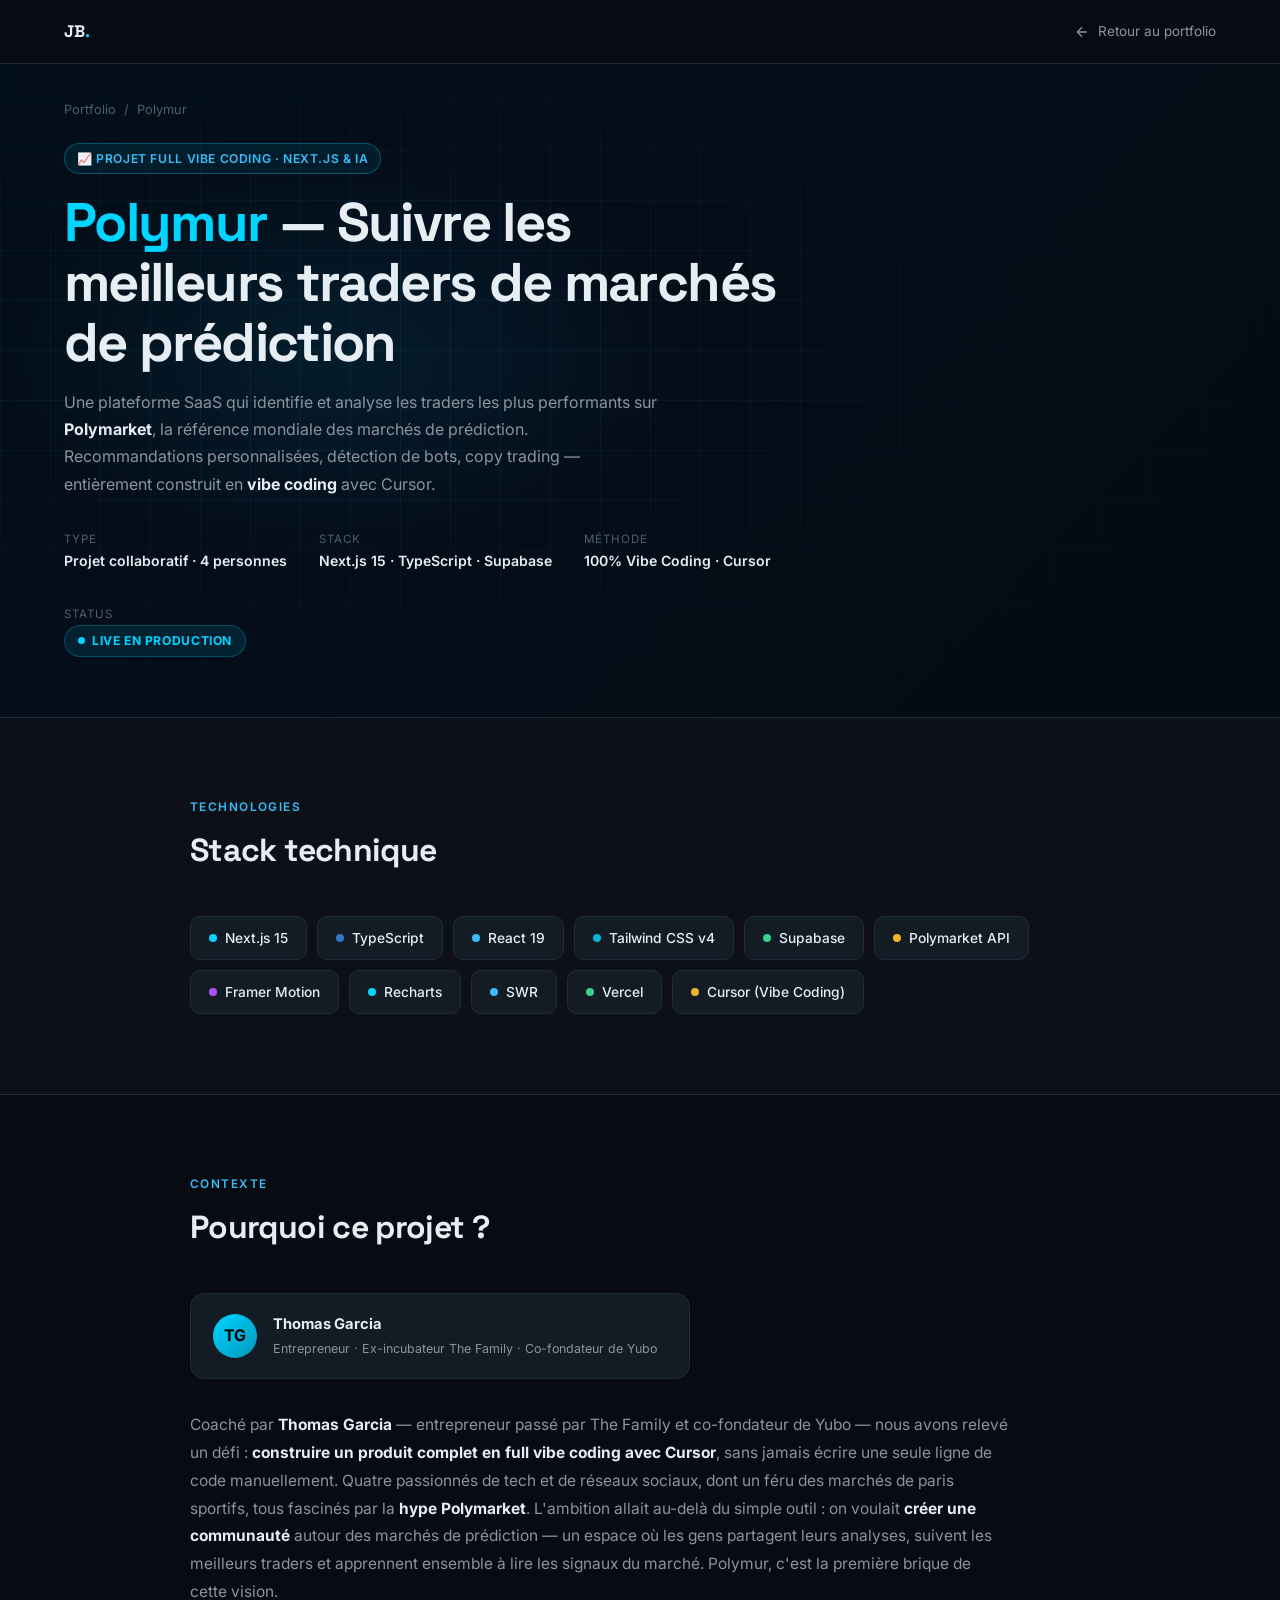
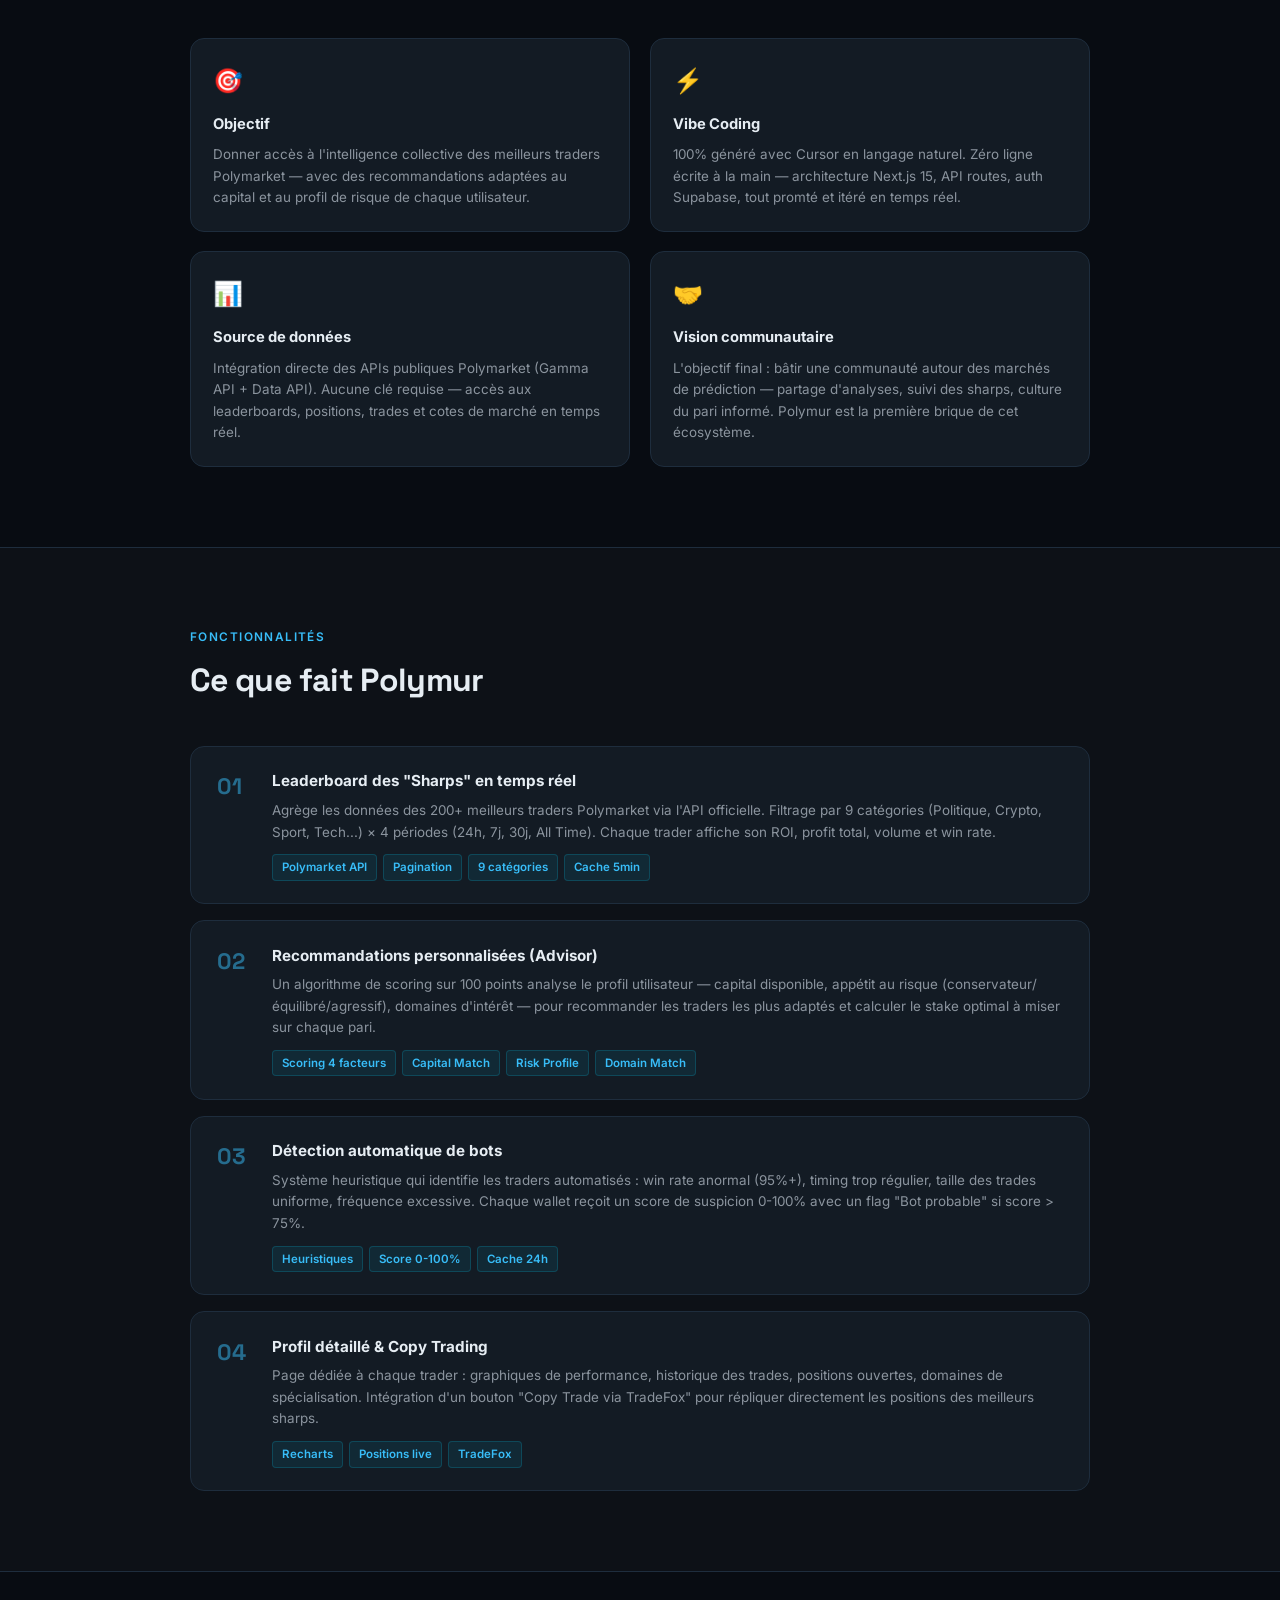
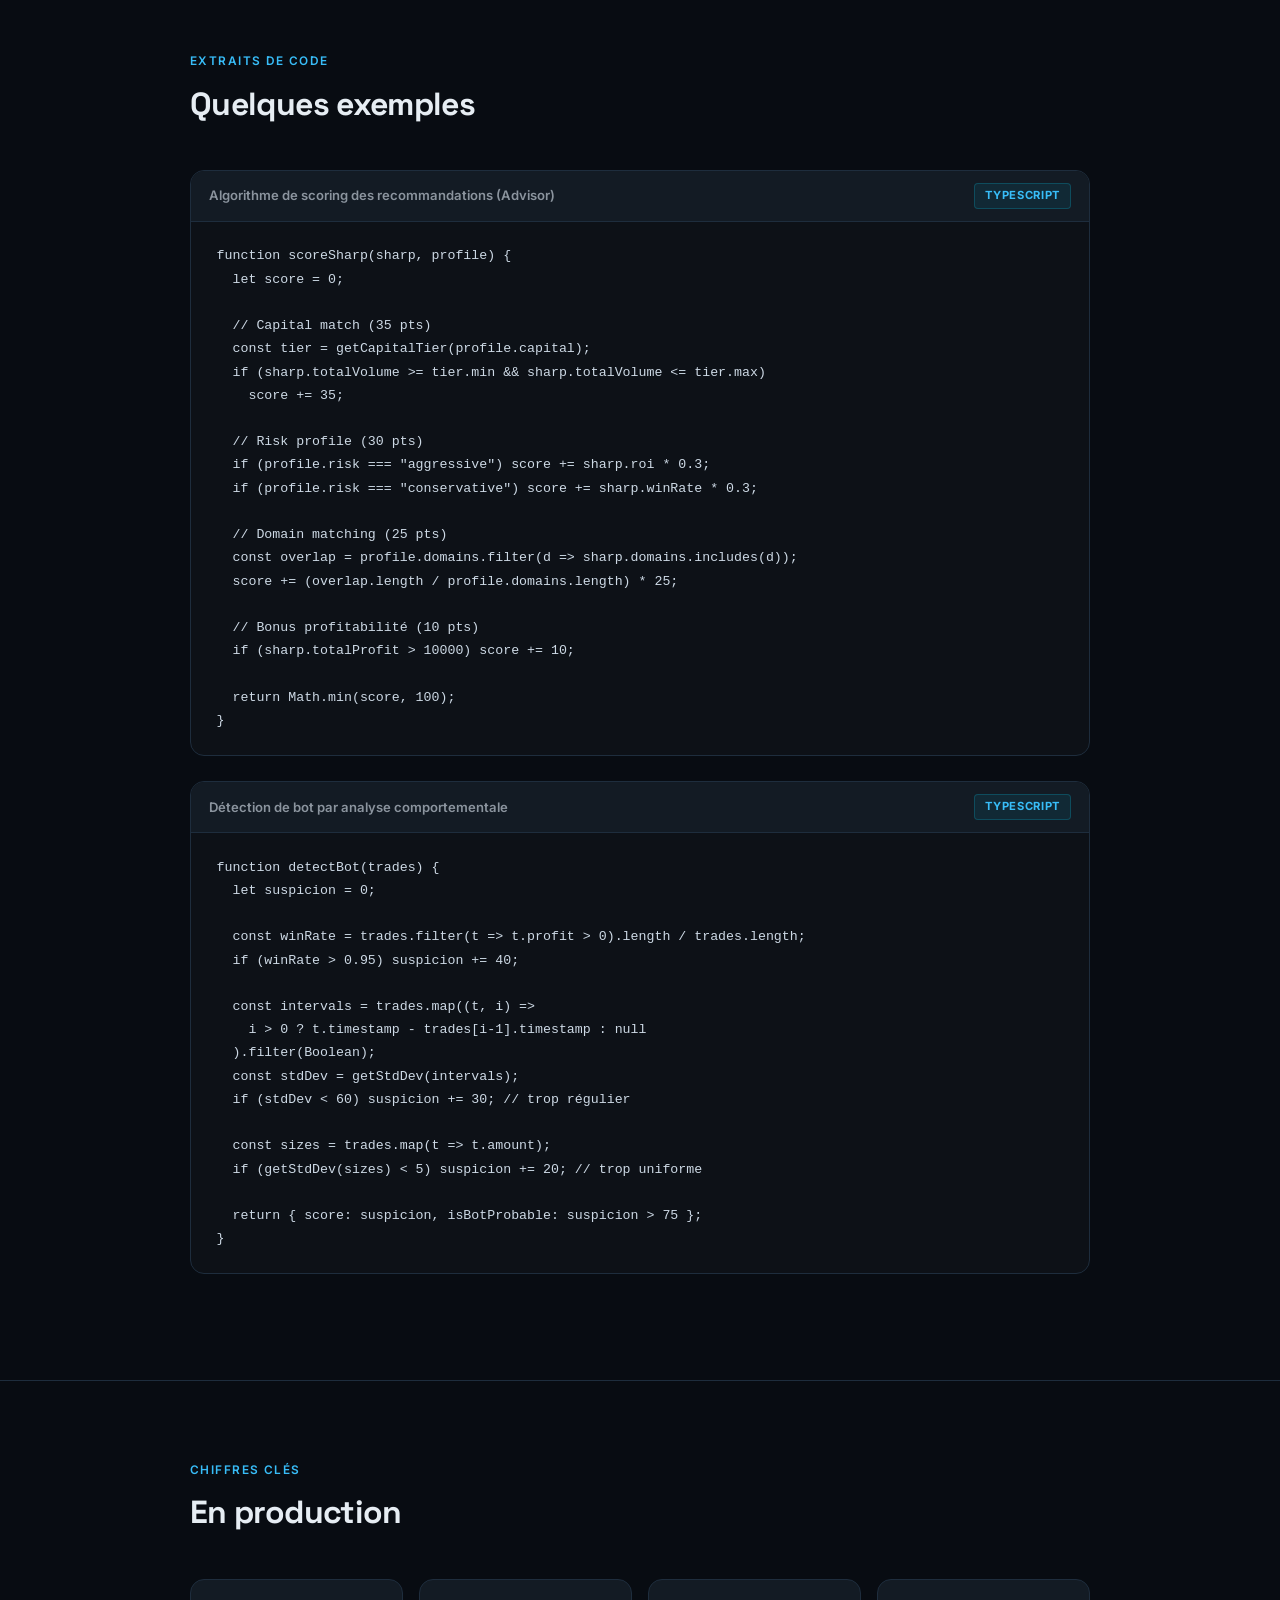
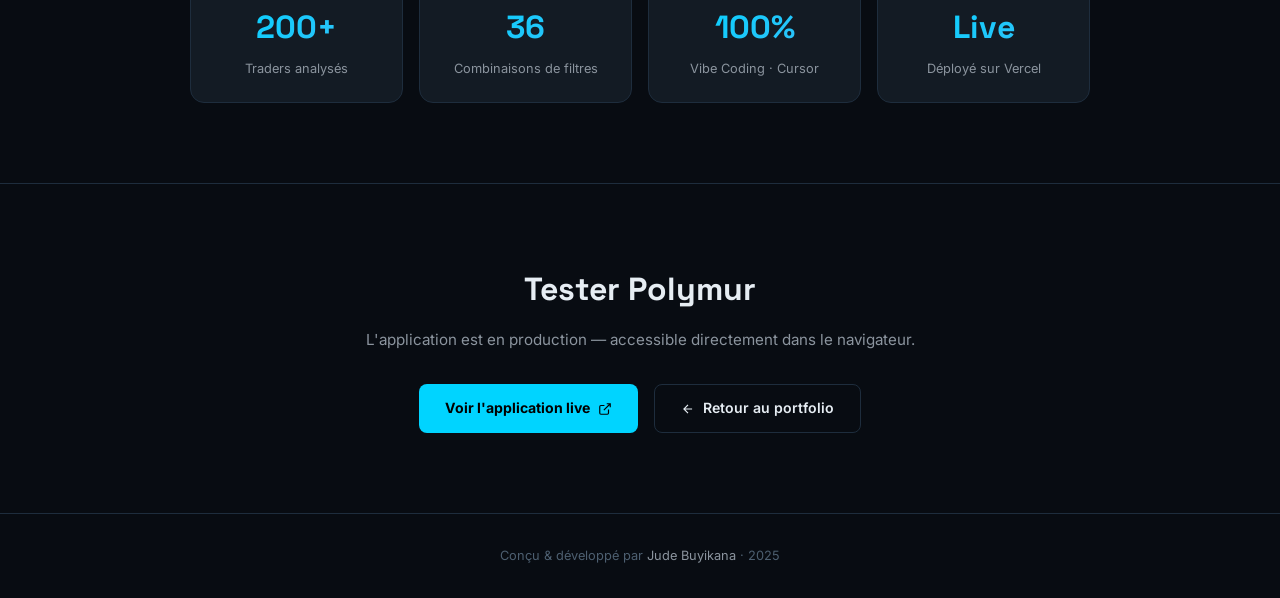
<file: polymur.html>
<!DOCTYPE html>
<html lang="fr">
<head>
  <meta charset="UTF-8" />
  <meta name="viewport" content="width=device-width, initial-scale=1.0" />
  <title>Polymur — Jude Buyikana</title>
  <link rel="preconnect" href="https://fonts.googleapis.com" />
  <link rel="preconnect" href="https://fonts.gstatic.com" crossorigin />
  <link href="https://fonts.googleapis.com/css2?family=Inter:wght@300;400;500;600;700;800&family=Space+Grotesk:wght@400;500;600;700&display=swap" rel="stylesheet" />
  <style>
    *, *::before, *::after { box-sizing: border-box; margin: 0; padding: 0; }

    :root {
      --bg:      #080c12;
      --bg2:     #0d1117;
      --bg3:     #111820;
      --card:    #131b24;
      --border:  #1e2d3d;
      --cyan:    #00d4ff;
      --cyan2:   #38bdf8;
      --accent:  #00d4ff;
      --text:    #e6edf3;
      --text2:   #8b949e;
      --text3:   #4d5f70;
      --font:    'Inter', sans-serif;
      --font2:   'Space Grotesk', sans-serif;
    }

    html { scroll-behavior: smooth; }
    body { background: var(--bg); color: var(--text); font-family: var(--font); line-height: 1.6; overflow-x: hidden; }
    a { color: inherit; text-decoration: none; }
    ::-webkit-scrollbar { width: 6px; }
    ::-webkit-scrollbar-track { background: var(--bg); }
    ::-webkit-scrollbar-thumb { background: var(--border); border-radius: 3px; }

    /* ====== NAV ====== */
    nav {
      position: fixed; top: 0; left: 0; right: 0; z-index: 100;
      padding: 0 5%; height: 64px;
      display: flex; align-items: center; justify-content: space-between;
      background: rgba(8,12,18,0.9); backdrop-filter: blur(16px);
      border-bottom: 1px solid var(--border);
    }
    .nav-logo { font-family: var(--font2); font-size: 1.05rem; font-weight: 700; }
    .nav-logo span { color: var(--accent); }
    .nav-back { display: flex; align-items: center; gap: 8px; font-size: 0.85rem; color: var(--text2); transition: color 0.2s; }
    .nav-back:hover { color: var(--text); }

    /* ====== HERO ====== */
    #hero {
      min-height: 52vh; display: flex; align-items: flex-end;
      padding: 100px 5% 60px; position: relative; overflow: hidden;
      border-bottom: 1px solid var(--border);
    }
    .hero-bg { position: absolute; inset: 0; background: linear-gradient(135deg, #020e18 0%, #050d1a 40%, #030c12 100%); }
    .hero-grid {
      position: absolute; inset: 0;
      background-image: linear-gradient(rgba(0,212,255,0.07) 1px, transparent 1px), linear-gradient(90deg, rgba(0,212,255,0.07) 1px, transparent 1px);
      background-size: 50px 50px;
      mask-image: radial-gradient(ellipse 90% 70% at 30% 50%, black 20%, transparent 80%);
    }
    .hero-glow { position: absolute; width: 700px; height: 400px; background: radial-gradient(ellipse, rgba(0,212,255,0.08) 0%, transparent 70%); top: 50%; left: 10%; transform: translate(-20%, -50%); }
    .hero-content { position: relative; z-index: 1; max-width: 780px; }
    .breadcrumb { display: flex; align-items: center; gap: 8px; font-size: 0.8rem; color: var(--text3); margin-bottom: 1.4rem; }
    .breadcrumb a { color: var(--text3); transition: color 0.2s; }
    .breadcrumb a:hover { color: var(--text2); }
    .project-type {
      display: inline-flex; align-items: center; gap: 8px; padding: 5px 12px;
      border: 1px solid rgba(0,212,255,0.3); border-radius: 100px; font-size: 0.76rem;
      color: var(--cyan2); background: rgba(0,212,255,0.08); margin-bottom: 1.2rem;
      font-weight: 600; letter-spacing: 0.05em; text-transform: uppercase;
    }
    .hero-title { font-family: var(--font2); font-size: clamp(2rem, 5vw, 3.4rem); font-weight: 700; letter-spacing: -0.03em; line-height: 1.1; margin-bottom: 1rem; }
    .hero-title span { color: var(--cyan); }
    .hero-desc { font-size: 1rem; color: var(--text2); max-width: 600px; line-height: 1.7; margin-bottom: 2rem; }
    .hero-meta { display: flex; gap: 2rem; flex-wrap: wrap; }
    .meta-item { display: flex; flex-direction: column; gap: 2px; }
    .meta-label { font-size: 0.72rem; color: var(--text3); text-transform: uppercase; letter-spacing: 0.08em; }
    .meta-value { font-size: 0.88rem; font-weight: 600; color: var(--text); }

    /* ====== LIVE BADGE ====== */
    .live-badge {
      display: inline-flex; align-items: center; gap: 7px;
      padding: 5px 13px; border-radius: 100px;
      background: rgba(0,212,255,0.1); border: 1px solid rgba(0,212,255,0.25);
      font-size: 0.76rem; font-weight: 700; color: var(--cyan);
      letter-spacing: 0.05em; text-transform: uppercase;
    }
    .live-dot { width: 7px; height: 7px; border-radius: 50%; background: var(--cyan); animation: pulse 1.5s ease-in-out infinite; }
    @keyframes pulse { 0%,100% { opacity: 1; } 50% { opacity: 0.3; } }

    /* ====== SECTIONS ====== */
    section { padding: 80px 5%; }
    .container { max-width: 900px; margin: 0 auto; }
    .section-label { font-size: 0.74rem; font-weight: 600; letter-spacing: 0.12em; text-transform: uppercase; color: var(--cyan2); margin-bottom: 0.5rem; }
    .section-title { font-family: var(--font2); font-size: clamp(1.5rem, 3vw, 2rem); font-weight: 700; letter-spacing: -0.02em; margin-bottom: 2.5rem; }

    /* ====== STACK ====== */
    #stack { background: var(--bg2); border-bottom: 1px solid var(--border); }
    .stack-pills { display: flex; flex-wrap: wrap; gap: 10px; }
    .pill { display: flex; align-items: center; gap: 8px; padding: 10px 18px; border-radius: 10px; border: 1px solid var(--border); background: var(--card); font-size: 0.86rem; font-weight: 500; transition: border-color 0.2s; }
    .pill:hover { border-color: var(--cyan); }
    .pill-dot { width: 8px; height: 8px; border-radius: 50%; }

    /* ====== CONTEXTE ====== */
    #context { border-bottom: 1px solid var(--border); }
    .context-intro { font-size: 0.97rem; color: var(--text2); line-height: 1.8; margin-bottom: 2rem; max-width: 820px; }
    .context-intro strong { color: var(--text); }
    .coach-card {
      display: flex; align-items: center; gap: 1rem;
      background: var(--card); border: 1px solid var(--border); border-radius: 14px;
      padding: 1.2rem 1.4rem; margin-bottom: 2rem;
      max-width: 500px;
    }
    .coach-avatar {
      width: 44px; height: 44px; border-radius: 50%;
      background: linear-gradient(135deg, var(--cyan), #0099bb);
      display: flex; align-items: center; justify-content: center;
      font-weight: 700; font-size: 1rem; flex-shrink: 0; color: #000;
    }
    .coach-name { font-weight: 700; font-size: 0.92rem; }
    .coach-desc { font-size: 0.78rem; color: var(--text2); margin-top: 2px; }
    .context-grid { display: grid; grid-template-columns: 1fr 1fr; gap: 1.2rem; }
    .context-card { background: var(--card); border: 1px solid var(--border); border-radius: 14px; padding: 1.4rem; }
    .context-card-icon { font-size: 1.5rem; margin-bottom: 0.8rem; }
    .context-card-title { font-weight: 700; font-size: 0.92rem; margin-bottom: 0.5rem; }
    .context-card-text { font-size: 0.84rem; color: var(--text2); line-height: 1.6; }

    /* ====== FEATURES ====== */
    #features { background: var(--bg2); border-bottom: 1px solid var(--border); }
    .features-list { display: flex; flex-direction: column; gap: 1rem; }
    .feature-item {
      background: var(--card); border: 1px solid var(--border); border-radius: 14px;
      padding: 1.4rem 1.6rem; display: flex; align-items: flex-start; gap: 1.2rem;
      transition: border-color 0.2s;
    }
    .feature-item:hover { border-color: var(--cyan); }
    .feature-num { font-family: var(--font2); font-size: 1.4rem; font-weight: 700; color: var(--cyan2); opacity: 0.5; flex-shrink: 0; min-width: 36px; }
    .feature-title { font-weight: 700; font-size: 0.95rem; margin-bottom: 0.4rem; }
    .feature-desc { font-size: 0.84rem; color: var(--text2); line-height: 1.6; }
    .feature-tags { display: flex; flex-wrap: wrap; gap: 6px; margin-top: 0.7rem; }
    .ftag { padding: 3px 9px; border-radius: 4px; font-size: 0.72rem; font-weight: 600; background: rgba(0,212,255,0.08); color: var(--cyan2); border: 1px solid rgba(0,212,255,0.18); }

    /* ====== CODE ====== */
    #code-samples { border-bottom: 1px solid var(--border); }
    .code-block { background: #0d1117; border: 1px solid var(--border); border-radius: 14px; overflow: hidden; margin-bottom: 1.6rem; }
    .code-header { display: flex; align-items: center; justify-content: space-between; padding: 12px 18px; background: var(--card); border-bottom: 1px solid var(--border); }
    .code-title { font-size: 0.82rem; font-weight: 600; color: var(--text2); }
    .code-lang { padding: 3px 10px; border-radius: 4px; font-size: 0.7rem; font-weight: 700; text-transform: uppercase; letter-spacing: 0.06em; background: rgba(0,212,255,0.08); color: var(--cyan2); border: 1px solid rgba(0,212,255,0.2); }
    .code-body { padding: 1.4rem 1.6rem; overflow-x: auto; }
    .code-body pre { font-family: 'JetBrains Mono', 'Fira Code', 'Courier New', monospace; font-size: 0.83rem; line-height: 1.75; color: #cdd9e5; white-space: pre; }

    /* ====== STATS ====== */
    #stats { border-bottom: 1px solid var(--border); }
    .stats-grid { display: grid; grid-template-columns: repeat(auto-fit, minmax(180px, 1fr)); gap: 1rem; }
    .stat-card { background: var(--card); border: 1px solid var(--border); border-radius: 14px; padding: 1.4rem; text-align: center; }
    .stat-value { font-family: var(--font2); font-size: 2rem; font-weight: 700; background: linear-gradient(135deg, var(--cyan), var(--cyan2)); -webkit-background-clip: text; -webkit-text-fill-color: transparent; background-clip: text; }
    .stat-label { font-size: 0.8rem; color: var(--text2); margin-top: 6px; }

    /* ====== CTA ====== */
    #cta { text-align: center; }
    .cta-title { font-family: var(--font2); font-size: clamp(1.4rem, 3vw, 2rem); font-weight: 700; margin-bottom: 0.8rem; }
    .cta-desc { color: var(--text2); margin-bottom: 2rem; font-size: 0.95rem; }
    .cta-buttons { display: flex; gap: 1rem; justify-content: center; flex-wrap: wrap; }
    .btn-primary { padding: 12px 26px; background: var(--cyan); color: #000; border-radius: 8px; font-weight: 700; font-size: 0.88rem; transition: opacity 0.2s, transform 0.2s; display: inline-flex; align-items: center; gap: 8px; }
    .btn-primary:hover { opacity: 0.85; transform: translateY(-2px); }
    .btn-ghost { padding: 12px 26px; background: transparent; color: var(--text); border: 1px solid var(--border); border-radius: 8px; font-weight: 600; font-size: 0.88rem; transition: border-color 0.2s, transform 0.2s; display: inline-flex; align-items: center; gap: 8px; }
    .btn-ghost:hover { border-color: var(--text3); transform: translateY(-2px); }

    /* ====== FOOTER ====== */
    footer { border-top: 1px solid var(--border); padding: 2rem 5%; text-align: center; font-size: 0.8rem; color: var(--text3); }
    footer span { color: var(--text2); }


    /* ====== FADE IN ====== */
    .fade-in { opacity: 0; transform: translateY(20px); transition: opacity 0.6s ease, transform 0.6s ease; }
    .fade-in.visible { opacity: 1; transform: translateY(0); }

    @media (max-width: 640px) {
      .context-grid { grid-template-columns: 1fr; }
      .gallery-grid { grid-template-columns: 1fr 1fr; }
    }
    @media (max-width: 400px) {
      .gallery-grid { grid-template-columns: 1fr; }
    }
  </style>
</head>
<body>

  <nav>
    <div class="nav-logo">JB<span>.</span></div>
    <a href="index.html" class="nav-back">
      <svg width="16" height="16" fill="none" stroke="currentColor" stroke-width="2" viewBox="0 0 24 24"><path d="M19 12H5M12 5l-7 7 7 7"/></svg>
      Retour au portfolio
    </a>
  </nav>

  <!-- ====== HERO ====== -->
  <section id="hero">
    <div class="hero-bg"></div>
    <div class="hero-grid"></div>
    <div class="hero-glow"></div>
    <div class="hero-content">
      <div class="breadcrumb">
        <a href="index.html">Portfolio</a>
        <span>/</span>
        <span>Polymur</span>
      </div>
      <div class="project-type">📈 Projet Full Vibe Coding · Next.js & IA</div>
      <h1 class="hero-title"><span>Polymur</span> — Suivre les<br/>meilleurs traders de marchés<br/>de prédiction</h1>
      <p class="hero-desc">
        Une plateforme SaaS qui identifie et analyse les traders les plus performants sur
        <strong style="color:var(--text)">Polymarket</strong>, la référence mondiale des marchés de prédiction.
        Recommandations personnalisées, détection de bots, copy trading — entièrement construit en <strong style="color:var(--text)">vibe coding</strong> avec Cursor.
      </p>
      <div class="hero-meta">
        <div class="meta-item">
          <span class="meta-label">Type</span>
          <span class="meta-value">Projet collaboratif · 4 personnes</span>
        </div>
        <div class="meta-item">
          <span class="meta-label">Stack</span>
          <span class="meta-value">Next.js 15 · TypeScript · Supabase</span>
        </div>
        <div class="meta-item">
          <span class="meta-label">Méthode</span>
          <span class="meta-value">100% Vibe Coding · Cursor</span>
        </div>
        <div class="meta-item">
          <span class="meta-label">Status</span>
          <span class="meta-value"><span class="live-badge"><span class="live-dot"></span>Live en production</span></span>
        </div>
      </div>
    </div>
  </section>

  <!-- ====== STACK ====== -->
  <section id="stack">
    <div class="container">
      <div class="section-label fade-in">Technologies</div>
      <h2 class="section-title fade-in">Stack technique</h2>
      <div class="stack-pills fade-in">
        <div class="pill"><div class="pill-dot" style="background:#00d4ff"></div>Next.js 15</div>
        <div class="pill"><div class="pill-dot" style="background:#3178c6"></div>TypeScript</div>
        <div class="pill"><div class="pill-dot" style="background:#38bdf8"></div>React 19</div>
        <div class="pill"><div class="pill-dot" style="background:#06b6d4"></div>Tailwind CSS v4</div>
        <div class="pill"><div class="pill-dot" style="background:#3ecf8e"></div>Supabase</div>
        <div class="pill"><div class="pill-dot" style="background:#f0b429"></div>Polymarket API</div>
        <div class="pill"><div class="pill-dot" style="background:#a855f7"></div>Framer Motion</div>
        <div class="pill"><div class="pill-dot" style="background:#00d4ff"></div>Recharts</div>
        <div class="pill"><div class="pill-dot" style="background:#38bdf8"></div>SWR</div>
        <div class="pill"><div class="pill-dot" style="background:#3ecf8e"></div>Vercel</div>
        <div class="pill"><div class="pill-dot" style="background:#f0b429"></div>Cursor (Vibe Coding)</div>
      </div>
    </div>
  </section>

  <!-- ====== CONTEXTE ====== -->
  <section id="context">
    <div class="container">
      <div class="section-label fade-in">Contexte</div>
      <h2 class="section-title fade-in">Pourquoi ce projet ?</h2>

      <div class="coach-card fade-in">
        <div class="coach-avatar">TG</div>
        <div>
          <div class="coach-name">Thomas Garcia</div>
          <div class="coach-desc">Entrepreneur · Ex-incubateur The Family · Co-fondateur de Yubo</div>
        </div>
      </div>

      <p class="context-intro fade-in">
        Coaché par <strong>Thomas Garcia</strong> — entrepreneur passé par The Family et co-fondateur de Yubo —
        nous avons relevé un défi : <strong>construire un produit complet en full vibe coding avec Cursor</strong>,
        sans jamais écrire une seule ligne de code manuellement. Quatre passionnés de tech et de réseaux sociaux,
        dont un féru des marchés de paris sportifs, tous fascinés par la <strong>hype Polymarket</strong>.
        L'ambition allait au-delà du simple outil : on voulait <strong>créer une communauté</strong> autour des marchés
        de prédiction — un espace où les gens partagent leurs analyses, suivent les meilleurs traders et apprennent
        ensemble à lire les signaux du marché. Polymur, c'est la première brique de cette vision.
      </p>

      <div class="context-grid fade-in">
        <div class="context-card">
          <div class="context-card-icon">🎯</div>
          <div class="context-card-title">Objectif</div>
          <p class="context-card-text">Donner accès à l'intelligence collective des meilleurs traders Polymarket — avec des recommandations adaptées au capital et au profil de risque de chaque utilisateur.</p>
        </div>
        <div class="context-card">
          <div class="context-card-icon">⚡</div>
          <div class="context-card-title">Vibe Coding</div>
          <p class="context-card-text">100% généré avec Cursor en langage naturel. Zéro ligne écrite à la main — architecture Next.js 15, API routes, auth Supabase, tout promté et itéré en temps réel.</p>
        </div>
        <div class="context-card">
          <div class="context-card-icon">📊</div>
          <div class="context-card-title">Source de données</div>
          <p class="context-card-text">Intégration directe des APIs publiques Polymarket (Gamma API + Data API). Aucune clé requise — accès aux leaderboards, positions, trades et cotes de marché en temps réel.</p>
        </div>
        <div class="context-card">
          <div class="context-card-icon">🤝</div>
          <div class="context-card-title">Vision communautaire</div>
          <p class="context-card-text">L'objectif final : bâtir une communauté autour des marchés de prédiction — partage d'analyses, suivi des sharps, culture du pari informé. Polymur est la première brique de cet écosystème.</p>
        </div>
      </div>
    </div>
  </section>

  <!-- ====== FEATURES ====== -->
  <section id="features">
    <div class="container">
      <div class="section-label fade-in">Fonctionnalités</div>
      <h2 class="section-title fade-in">Ce que fait Polymur</h2>
      <div class="features-list">

        <div class="feature-item fade-in">
          <div class="feature-num">01</div>
          <div>
            <div class="feature-title">Leaderboard des "Sharps" en temps réel</div>
            <p class="feature-desc">Agrège les données des 200+ meilleurs traders Polymarket via l'API officielle. Filtrage par 9 catégories (Politique, Crypto, Sport, Tech...) × 4 périodes (24h, 7j, 30j, All Time). Chaque trader affiche son ROI, profit total, volume et win rate.</p>
            <div class="feature-tags"><span class="ftag">Polymarket API</span><span class="ftag">Pagination</span><span class="ftag">9 catégories</span><span class="ftag">Cache 5min</span></div>
          </div>
        </div>

        <div class="feature-item fade-in">
          <div class="feature-num">02</div>
          <div>
            <div class="feature-title">Recommandations personnalisées (Advisor)</div>
            <p class="feature-desc">Un algorithme de scoring sur 100 points analyse le profil utilisateur — capital disponible, appétit au risque (conservateur/équilibré/agressif), domaines d'intérêt — pour recommander les traders les plus adaptés et calculer le stake optimal à miser sur chaque pari.</p>
            <div class="feature-tags"><span class="ftag">Scoring 4 facteurs</span><span class="ftag">Capital Match</span><span class="ftag">Risk Profile</span><span class="ftag">Domain Match</span></div>
          </div>
        </div>

        <div class="feature-item fade-in">
          <div class="feature-num">03</div>
          <div>
            <div class="feature-title">Détection automatique de bots</div>
            <p class="feature-desc">Système heuristique qui identifie les traders automatisés : win rate anormal (95%+), timing trop régulier, taille des trades uniforme, fréquence excessive. Chaque wallet reçoit un score de suspicion 0-100% avec un flag "Bot probable" si score > 75%.</p>
            <div class="feature-tags"><span class="ftag">Heuristiques</span><span class="ftag">Score 0-100%</span><span class="ftag">Cache 24h</span></div>
          </div>
        </div>

        <div class="feature-item fade-in">
          <div class="feature-num">04</div>
          <div>
            <div class="feature-title">Profil détaillé & Copy Trading</div>
            <p class="feature-desc">Page dédiée à chaque trader : graphiques de performance, historique des trades, positions ouvertes, domaines de spécialisation. Intégration d'un bouton "Copy Trade via TradeFox" pour répliquer directement les positions des meilleurs sharps.</p>
            <div class="feature-tags"><span class="ftag">Recharts</span><span class="ftag">Positions live</span><span class="ftag">TradeFox</span></div>
          </div>
        </div>

      </div>
    </div>
  </section>

  <!-- ====== CODE ====== -->
  <section id="code-samples">
    <div class="container">
      <div class="section-label fade-in">Extraits de code</div>
      <h2 class="section-title fade-in">Quelques exemples</h2>

      <div class="code-block fade-in">
        <div class="code-header">
          <span class="code-title">Algorithme de scoring des recommandations (Advisor)</span>
          <span class="code-lang">TypeScript</span>
        </div>
        <div class="code-body">
<pre>function scoreSharp(sharp, profile) {
  let score = 0;

  // Capital match (35 pts)
  const tier = getCapitalTier(profile.capital);
  if (sharp.totalVolume >= tier.min && sharp.totalVolume <= tier.max)
    score += 35;

  // Risk profile (30 pts)
  if (profile.risk === "aggressive") score += sharp.roi * 0.3;
  if (profile.risk === "conservative") score += sharp.winRate * 0.3;

  // Domain matching (25 pts)
  const overlap = profile.domains.filter(d => sharp.domains.includes(d));
  score += (overlap.length / profile.domains.length) * 25;

  // Bonus profitabilité (10 pts)
  if (sharp.totalProfit > 10000) score += 10;

  return Math.min(score, 100);
}</pre>
        </div>
      </div>

      <div class="code-block fade-in">
        <div class="code-header">
          <span class="code-title">Détection de bot par analyse comportementale</span>
          <span class="code-lang">TypeScript</span>
        </div>
        <div class="code-body">
<pre>function detectBot(trades) {
  let suspicion = 0;

  const winRate = trades.filter(t => t.profit > 0).length / trades.length;
  if (winRate > 0.95) suspicion += 40;

  const intervals = trades.map((t, i) =>
    i > 0 ? t.timestamp - trades[i-1].timestamp : null
  ).filter(Boolean);
  const stdDev = getStdDev(intervals);
  if (stdDev < 60) suspicion += 30; // trop régulier

  const sizes = trades.map(t => t.amount);
  if (getStdDev(sizes) < 5) suspicion += 20; // trop uniforme

  return { score: suspicion, isBotProbable: suspicion > 75 };
}</pre>
        </div>
      </div>

    </div>
  </section>

  <!-- ====== STATS ====== -->
  <section id="stats">
    <div class="container">
      <div class="section-label fade-in">Chiffres clés</div>
      <h2 class="section-title fade-in">En production</h2>
      <div class="stats-grid fade-in">
        <div class="stat-card">
          <div class="stat-value">200+</div>
          <div class="stat-label">Traders analysés</div>
        </div>
        <div class="stat-card">
          <div class="stat-value">36</div>
          <div class="stat-label">Combinaisons de filtres</div>
        </div>
        <div class="stat-card">
          <div class="stat-value">100%</div>
          <div class="stat-label">Vibe Coding · Cursor</div>
        </div>
        <div class="stat-card">
          <div class="stat-value">Live</div>
          <div class="stat-label">Déployé sur Vercel</div>
        </div>
      </div>
    </div>
  </section>

  <!-- ====== CTA ====== -->
  <section id="cta">
    <div class="container">
      <h2 class="cta-title fade-in">Tester Polymur</h2>
      <p class="cta-desc fade-in">L'application est en production — accessible directement dans le navigateur.</p>
      <div class="cta-buttons fade-in">
        <a href="https://polymur1.vercel.app" target="_blank" class="btn-primary">
          Voir l'application live
          <svg width="14" height="14" fill="none" stroke="currentColor" stroke-width="2" viewBox="0 0 24 24"><path d="M18 13v6a2 2 0 01-2 2H5a2 2 0 01-2-2V8a2 2 0 012-2h6M15 3h6v6M10 14L21 3"/></svg>
        </a>
        <a href="index.html" class="btn-ghost">
          <svg width="14" height="14" fill="none" stroke="currentColor" stroke-width="2" viewBox="0 0 24 24"><path d="M19 12H5M12 5l-7 7 7 7"/></svg>
          Retour au portfolio
        </a>
      </div>
    </div>
  </section>

  <footer>
    <p>Conçu &amp; développé par <span>Jude Buyikana</span> · 2025</p>
  </footer>

  <script>
    const observer = new IntersectionObserver((entries) => {
      entries.forEach(entry => { if (entry.isIntersecting) entry.target.classList.add('visible'); });
    }, { threshold: 0.1 });
    document.querySelectorAll('.fade-in').forEach(el => observer.observe(el));
  </script>
</body>
</html>
</file>
